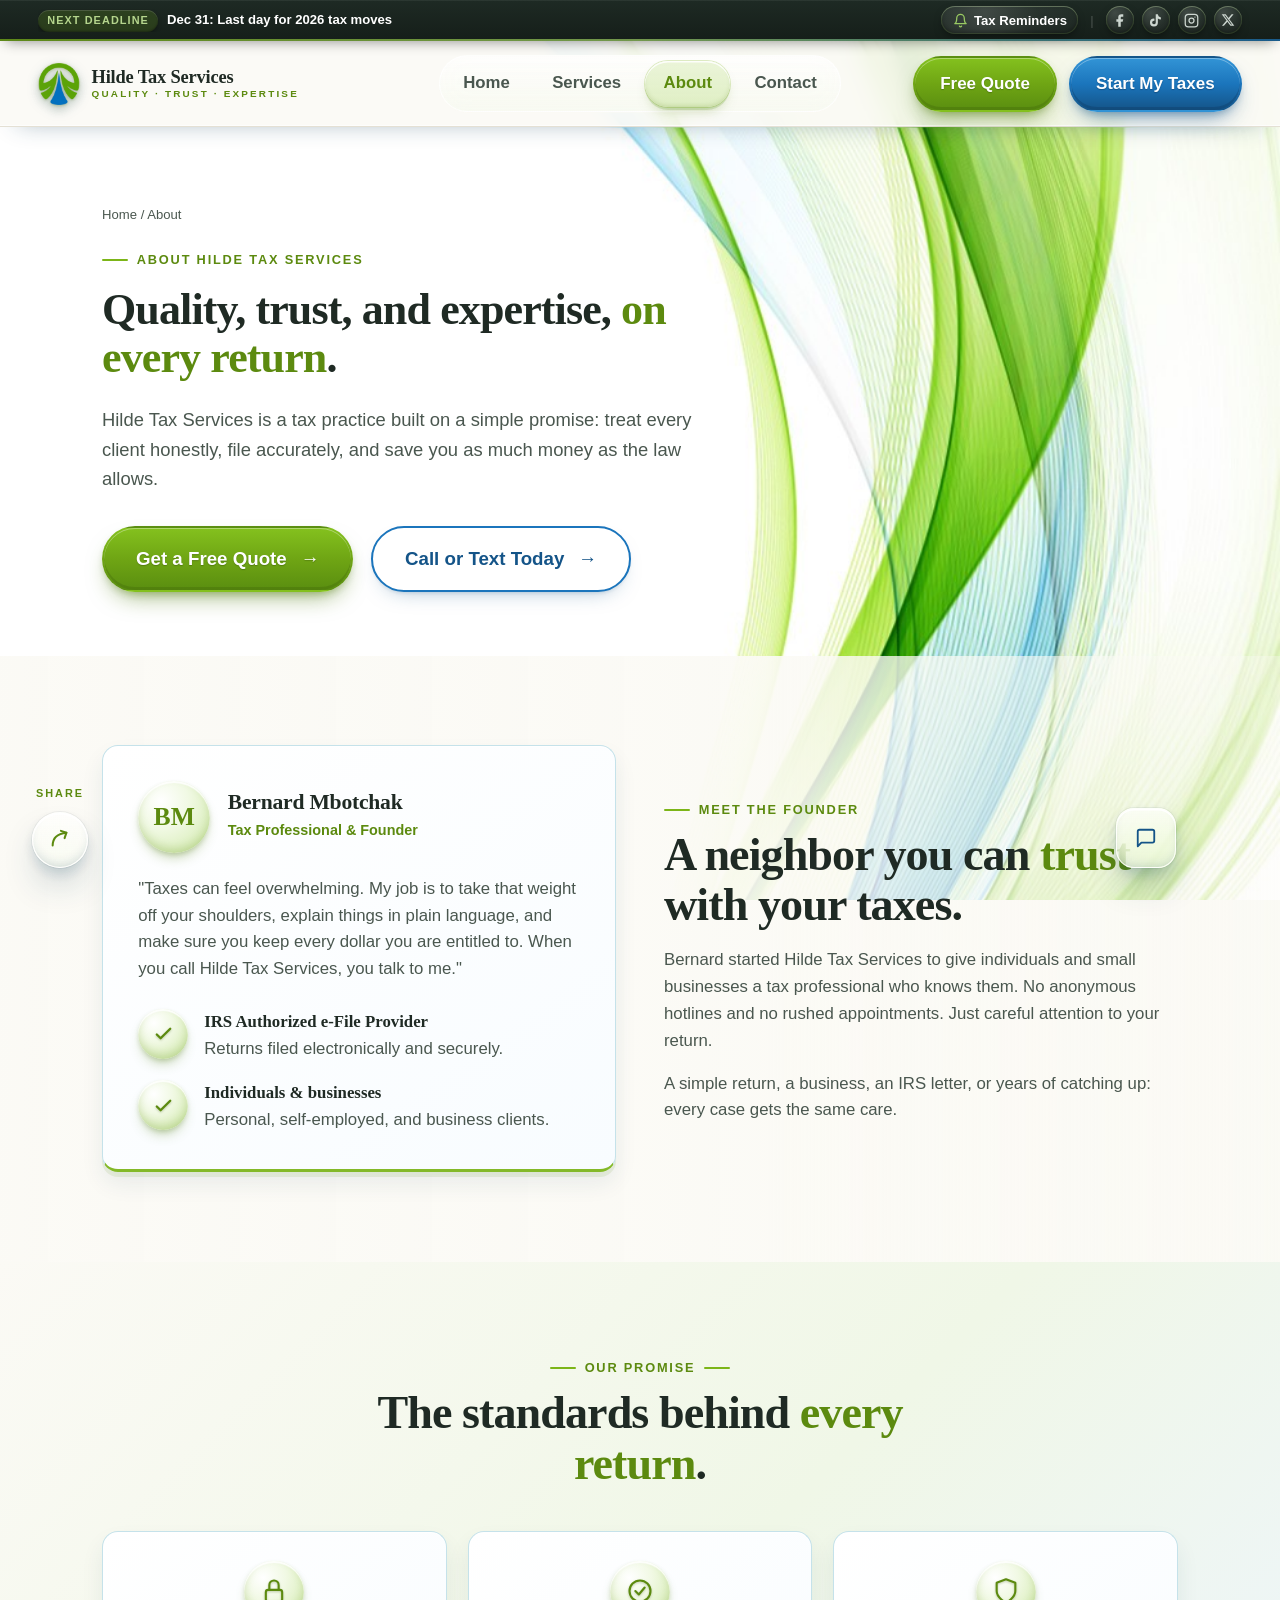
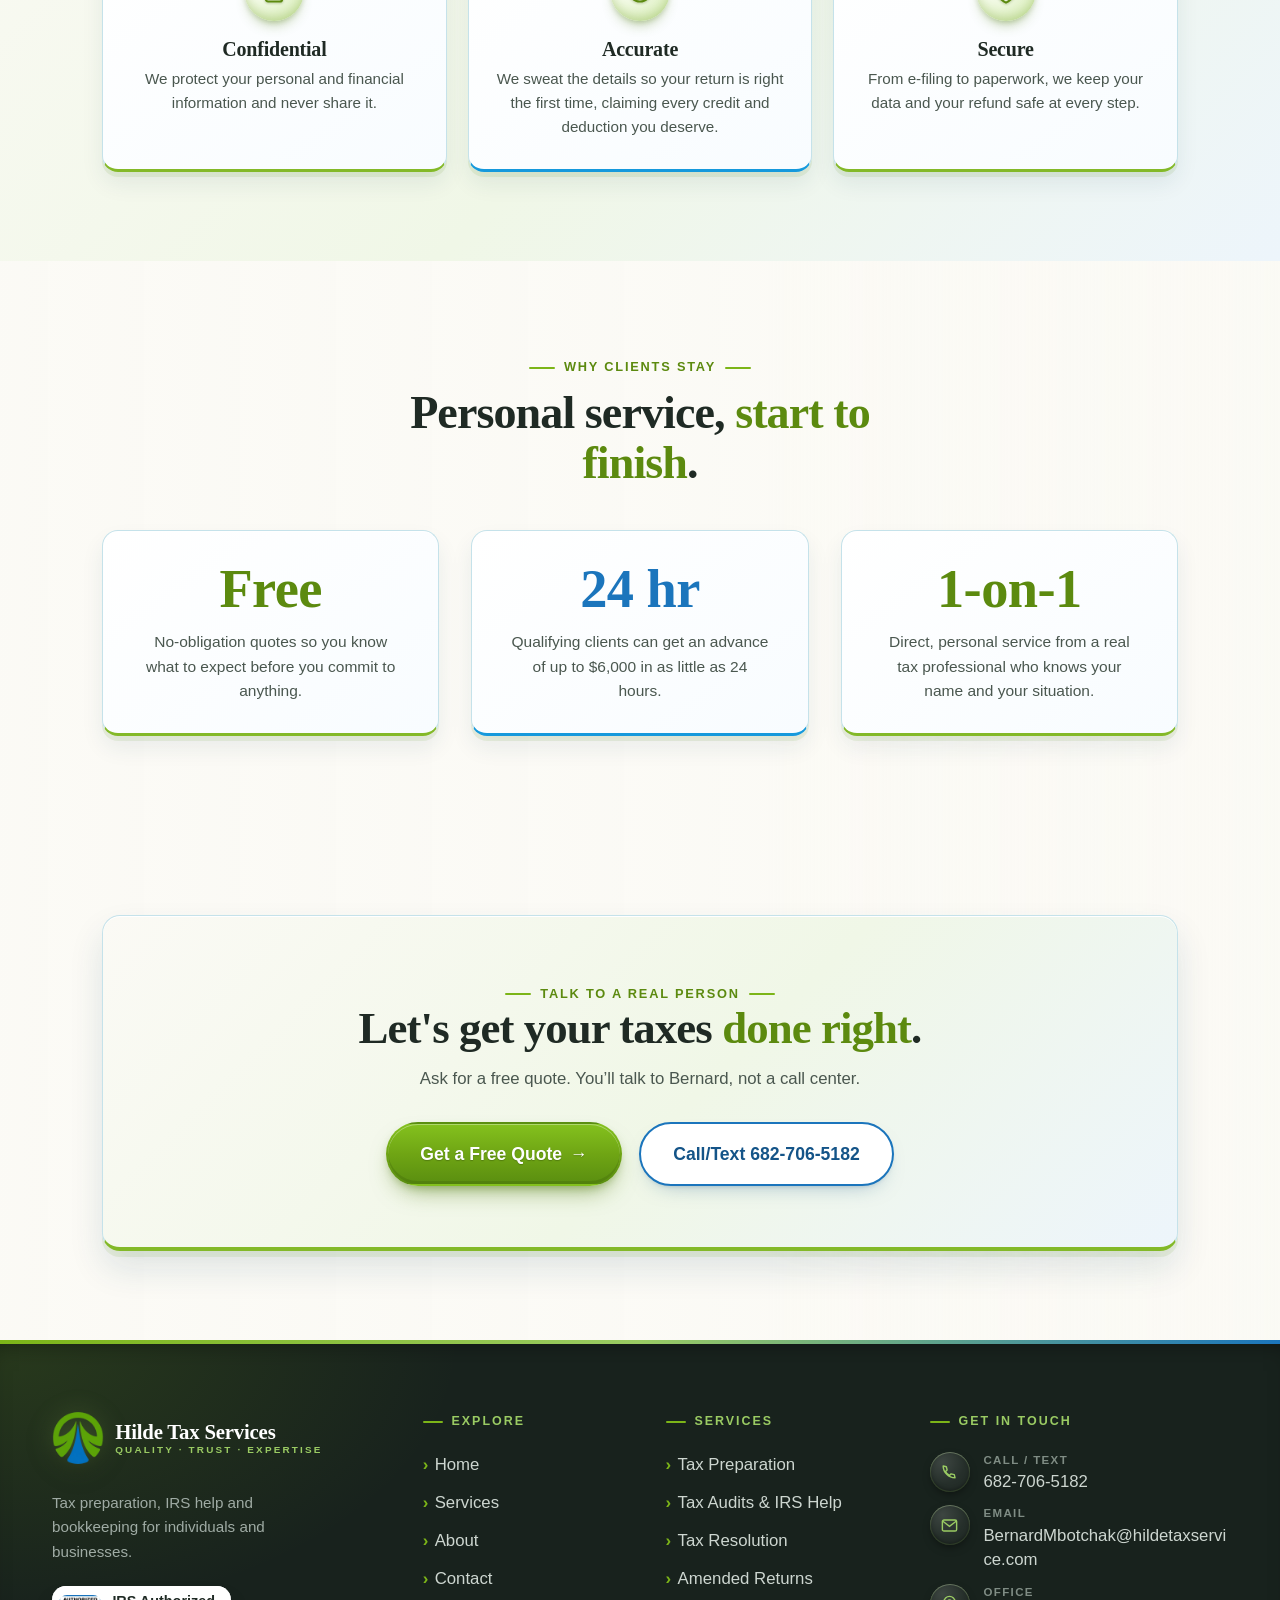
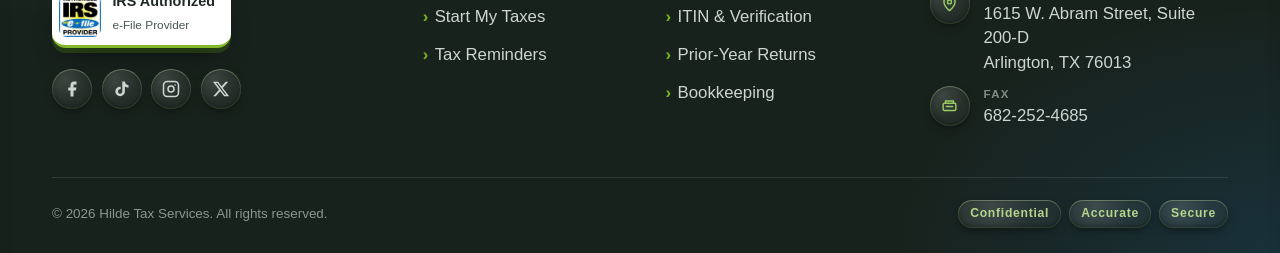
<file: about.html>
<!DOCTYPE html>
<html lang="en">
<head>
<meta charset="UTF-8">
<meta http-equiv="Content-Security-Policy" content="default-src 'self'; script-src 'self'; style-src 'self' 'unsafe-inline' https://fonts.googleapis.com; font-src https://fonts.gstatic.com; img-src 'self' data:; frame-src https://www.google.com; connect-src 'self' https://script.google.com https://script.googleusercontent.com; form-action 'self'; base-uri 'self'; object-src 'none'; upgrade-insecure-requests">
<meta name="referrer" content="strict-origin-when-cross-origin">
<meta name="viewport" content="width=device-width, initial-scale=1">
<title>About Hilde Tax Services | Bernard Mbotchak, Tax Professional</title>
<meta name="description" content="Meet Bernard Mbotchak and Hilde Tax Services, an IRS authorized e-file provider built on quality, trust, and expertise. Confidential, accurate, secure tax help.">
<link rel="preconnect" href="https://fonts.googleapis.com">
<link rel="preconnect" href="https://fonts.gstatic.com" crossorigin>
<link href="https://fonts.googleapis.com/css2?family=Fraunces:opsz,wght@9..144,500;9..144,600;9..144,700&family=Figtree:wght@400;500;600;700;800&display=swap" rel="stylesheet">
<link rel="stylesheet" href="styles.css">
<link rel="icon" type="image/png" href="assets/logo-mark.png">
<link rel="apple-touch-icon" href="assets/logo-mark.png">
</head>
<body class="page-inner">

<!-- ===== Utility bar ===== -->
<!-- "Next deadline" is filled in by main.js from tax-reminders-data.js; social hrefs are placeholders like the footer's -->
<div class="utility-bar">
  <div class="wrap utility-bar__inner">
    <p class="util-next" hidden></p>
    <nav class="utility-bar__actions" aria-label="Quick links">
      <a href="tax-reminders" class="util-page-link">
        <svg width="15" height="15" viewBox="0 0 24 24" fill="none" stroke="currentColor" stroke-width="2" stroke-linecap="round" stroke-linejoin="round" aria-hidden="true"><path d="M6 8a6 6 0 0 1 12 0c0 7 3 9 3 9H3s3-2 3-9"/><path d="M10.3 21a1.94 1.94 0 0 0 3.4 0"/></svg>
        Tax Reminders
      </a>
      <span class="util-bar__divider" aria-hidden="true">|</span>
      <a href="https://www.facebook.com/hildetaxservices" target="_blank" rel="noopener" class="social-icon" aria-label="Facebook"><svg width="15" height="15" viewBox="0 0 24 24" fill="currentColor" aria-hidden="true"><path d="M18 2h-3a5 5 0 0 0-5 5v3H7v4h3v8h4v-8h3l1-4h-4V7a1 1 0 0 1 1-1h3z"/></svg></a>
      <a href="#tiktok" class="social-icon" aria-label="TikTok"><svg width="15" height="15" viewBox="0 0 24 24" fill="currentColor" aria-hidden="true"><path d="M19.59 6.69a4.83 4.83 0 0 1-3.77-4.25V2h-3.45v13.67a2.89 2.89 0 0 1-2.88 2.5 2.89 2.89 0 0 1-2.89-2.89 2.89 2.89 0 0 1 2.89-2.89c.28 0 .54.04.79.1V9.01a6.34 6.34 0 0 0-.79-.05 6.34 6.34 0 0 0-6.34 6.34 6.34 6.34 0 0 0 6.34 6.34 6.34 6.34 0 0 0 6.33-6.34V8.73a8.17 8.17 0 0 0 4.78 1.52V6.8a4.85 4.85 0 0 1-1.01-.11z"/></svg></a>
      <a href="https://www.instagram.com/hildetaxservices/" target="_blank" rel="noopener" class="social-icon" aria-label="Instagram"><svg width="15" height="15" viewBox="0 0 24 24" fill="none" stroke="currentColor" stroke-width="2" aria-hidden="true"><rect x="2" y="2" width="20" height="20" rx="5"/><circle cx="12" cy="12" r="4"/><circle cx="17.5" cy="6.5" r="1" fill="currentColor" stroke="none"/></svg></a>
      <a href="#twitter" class="social-icon" aria-label="X (Twitter)"><svg width="14" height="14" viewBox="0 0 24 24" fill="currentColor" aria-hidden="true"><path d="M18.244 2.25h3.308l-7.227 8.26 8.502 11.24H16.17l-5.214-6.817L4.99 21.75H1.68l7.73-8.835L1.254 2.25H8.08l4.713 6.231zm-1.161 17.52h1.833L7.084 4.126H5.117z"/></svg></a>
    </nav>
  </div>
</div>

<!-- ===== Header ===== -->
<header class="site-header">
  <div class="wrap">

    <!-- Logo - Far Left -->
    <a href="home"
       class="logo"
       aria-label="Hilde Tax Services home">

      <img
        src="assets/logo-mark.png"
        alt=""
        width="56"
        height="56"
      >

      <span class="logo-text">
        <strong>Hilde Tax Services</strong>
        <span>Quality &middot; Trust &middot; Expertise</span>
      </span>
    </a>

    <!-- Navigation - Center -->
    <nav class="nav" aria-label="Main navigation">
      <a href="home">Home</a>
      <a href="services">Services</a>
      <a href="about" class="active" aria-current="page">About</a>
      <a href="contact">Contact</a>
    </nav>

    <!-- Free Quote - Far Right -->
    <div class="header-cta">
      <a href="contact" class="btn btn-primary" data-quote>

        <!--svg
          width="20"
          height="20"
          viewBox="0 0 24 24"
          fill="none"
          stroke="currentColor"
          stroke-width="2"
          stroke-linecap="round"
          stroke-linejoin="round"
          aria-hidden="true"
        >
          <path d="M14 2H6a2 2 0 0 0-2 2v16a2 2 0 0 0 2 2h12a2 2 0 0 0 2-2V8z"/>
          <path d="M14 2v6h6M8 13h8M8 17h8"/>
        </svg-->

        <span>Free Quote</span>
        <!--span class="nav-cta-arrow" aria-hidden="true">&rarr;</span-->
      </a>


      <a href="tax-intake" class="btn btn-tax-intake">
        <span>Start My Taxes</span>
      </a>

    </div>
    <!-- Free Quote - Far Right -->





    <!-- Mobile Menu -->
    <button
      class="menu-toggle"
      type="button"
      aria-label="Open menu"
      aria-expanded="false"
    >
      <span></span>
      <span></span>
      <span></span>
    </button>

  </div>
</header>


<!-- ===== Page hero ===== -->
<section class="hero page-hero">
  <div class="wrap reveal">
    <div class="crumbs"><a href="home">Home</a> / About</div>
    <span class="eyebrow">About Hilde Tax Services</span>
    <h1>Quality, trust, and expertise, <span>on every return</span>.</h1>
    <p class="lede">Hilde Tax Services is a tax practice built on a simple promise: treat every client honestly, file accurately, and save you as much money as the law allows.</p>
    <div class="hero-actions">
      <a href="contact" class="btn btn-primary" data-quote>
        <span>Get a Free Quote</span>
        <span aria-hidden="true">&rarr;</span>
      </a>
      <a href="tel:+16827065182" class="btn btn-ghost">
        <span>Call or Text Today</span>
        <span aria-hidden="true">&rarr;</span>
      </a>
    </div>
  </div>
</section>

<!-- ===== Founder ===== -->
<section class="section">
  <div class="wrap split">
    <div class="panel tile reveal">
      <div class="profile">
        <div class="avatar svc-ic" aria-hidden="true">BM</div>
        <div>
          <h3>Bernard Mbotchak</h3>
          <span>Tax Professional &amp; Founder</span>
        </div>
      </div>
      <p style="color:var(--ink-soft)">"Taxes can feel overwhelming. My job is to take that weight off your shoulders, explain things in plain language, and make sure you keep every dollar you are entitled to. When you call Hilde Tax Services, you talk to me."</p>
      <div class="info-list" style="margin-bottom:0">
        <div class="info-item">
          <div class="ic svc-ic"><svg viewBox="0 0 24 24" fill="none" aria-hidden="true"><path d="M5 13l4 4L19 7" stroke="#5C8A0F" stroke-width="2.4" stroke-linecap="round" stroke-linejoin="round"/></svg></div>
          <div><b>IRS Authorized e-File Provider</b><span>Returns filed electronically and securely.</span></div>
        </div>
        <div class="info-item">
          <div class="ic svc-ic"><svg viewBox="0 0 24 24" fill="none" aria-hidden="true"><path d="M5 13l4 4L19 7" stroke="#5C8A0F" stroke-width="2.4" stroke-linecap="round" stroke-linejoin="round"/></svg></div>
          <div><b>Individuals &amp; businesses</b><span>Personal, self-employed, and business clients.</span></div>
        </div>
      </div>
    </div>
    <div class="reveal">
      <span class="eyebrow">Meet the founder</span>
      <h2 style="margin:.6rem 0 1rem">A neighbor you can <span>trust</span> with your taxes.</h2>
      <p style="color:var(--ink-soft); margin-bottom:1rem">Bernard started Hilde Tax Services to give individuals and small businesses a tax professional who knows them. No anonymous hotlines and no rushed appointments. Just careful attention to your return.</p>
      <p style="color:var(--ink-soft)">A simple return, a business, an IRS letter, or years of catching up: every case gets the same care.</p>
    </div>
  </div>
</section>

<!-- ===== Values ===== -->
<section class="section alt">
  <div class="wrap">
    <div class="section-head center reveal">
      <span class="eyebrow eyebrow-center">Our promise</span>
      <h2>The standards behind <span>every return</span>.</h2>
    </div>
    <div class="values">
      <div class="value tile reveal">
        <span class="svc-ic" aria-hidden="true"><svg viewBox="0 0 24 24" fill="none" stroke="currentColor" stroke-width="1.8" stroke-linecap="round" stroke-linejoin="round"><rect x="5" y="11" width="14" height="10" rx="2"/><path d="M8 11V7a4 4 0 0 1 8 0v4"/></svg></span>
        <h3>Confidential</h3>
        <p>We protect your personal and financial information and never share it.</p>
      </div>
      <div class="value tile reveal">
        <span class="svc-ic" aria-hidden="true"><svg viewBox="0 0 24 24" fill="none" stroke="currentColor" stroke-width="1.8" stroke-linecap="round" stroke-linejoin="round"><circle cx="12" cy="12" r="9"/><path d="m8 12 3 3 5-6"/></svg></span>
        <h3>Accurate</h3>
        <p>We sweat the details so your return is right the first time, claiming every credit and deduction you deserve.</p>
      </div>
      <div class="value tile reveal">
        <span class="svc-ic" aria-hidden="true"><svg viewBox="0 0 24 24" fill="none" stroke="currentColor" stroke-width="1.8" stroke-linecap="round" stroke-linejoin="round"><path d="M12 22s8-4 8-10V5l-8-3-8 3v7c0 6 8 10 8 10z"/></svg></span>
        <h3>Secure</h3>
        <p>From e-filing to paperwork, we keep your data and your refund safe at every step.</p>
      </div>
    </div>
  </div>
</section>

<!-- ===== Stats / promise ===== -->
<section class="section">
  <div class="wrap">
    <div class="section-head center reveal">
      <span class="eyebrow eyebrow-center">Why clients stay</span>
      <h2>Personal service, <span>start to finish</span>.</h2>
    </div>
    <div class="stats">
      <div class="feat reveal">
        <h3>Free</h3>
        <p>No-obligation quotes so you know what to expect before you commit to anything.</p>
      </div>
      <div class="feat reveal">
        <h3>24 hr</h3>
        <p>Qualifying clients can get an advance of up to $6,000 in as little as 24 hours.</p>
      </div>
      <div class="feat reveal">
        <h3>1-on-1</h3>
        <p>Direct, personal service from a real tax professional who knows your name and your situation.</p>
      </div>
    </div>
  </div>
</section>

<!-- ===== CTA banner ===== -->
<section class="section">
  <div class="wrap">
    <div class="cta-banner reveal">
      <span class="eyebrow eyebrow-center">Talk to a real person</span>
      <h2>Let's get your taxes <span>done right</span>.</h2>
      <p>Ask for a free quote. You&rsquo;ll talk to Bernard, not a call center.</p>
      <div class="hero-actions">
        <a href="contact" class="btn btn-primary" data-quote><span>Get a Free Quote</span><span aria-hidden="true">&rarr;</span></a>
        <a href="tel:+16827065182" class="btn btn-ghost">Call/Text 682-706-5182</a>
      </div>
    </div>
  </div>
</section>

<footer class="site-footer">
  <div class="wrap">
    <div class="footer-grid">
      <div>
        <a href="home" class="logo" aria-label="Hilde Tax Services home">
          <img src="assets/logo-mark.png" alt="" width="52" height="52">
          <span class="logo-text"><strong>Hilde Tax Services</strong><span>Quality &middot; Trust &middot; Expertise</span></span>
        </a>
        <p>Tax preparation, IRS help and bookkeeping for individuals and businesses.</p>
        <div class="badge-irs">
          <img src="assets/irs-efile-badge.jpg" alt="" width="42" height="42">
          <span><b>IRS Authorized</b><small>e-File Provider</small></span>
        </div>
        <!-- Social links: replace each #placeholder with Hilde's real profile URL (and add target="_blank" rel="noopener noreferrer") -->
        <div class="footer-social" aria-label="Follow us on social media">
          <a href="https://www.facebook.com/hildetaxservices" target="_blank" rel="noopener" class="social-icon" aria-label="Facebook">
            <svg width="18" height="18" viewBox="0 0 24 24" fill="currentColor" aria-hidden="true"><path d="M18 2h-3a5 5 0 0 0-5 5v3H7v4h3v8h4v-8h3l1-4h-4V7a1 1 0 0 1 1-1h3z"/></svg>
          </a>
          <a href="#tiktok" class="social-icon" aria-label="TikTok">
            <svg width="18" height="18" viewBox="0 0 24 24" fill="currentColor" aria-hidden="true"><path d="M19.59 6.69a4.83 4.83 0 0 1-3.77-4.25V2h-3.45v13.67a2.89 2.89 0 0 1-2.88 2.5 2.89 2.89 0 0 1-2.89-2.89 2.89 2.89 0 0 1 2.89-2.89c.28 0 .54.04.79.1V9.01a6.34 6.34 0 0 0-.79-.05 6.34 6.34 0 0 0-6.34 6.34 6.34 6.34 0 0 0 6.34 6.34 6.34 6.34 0 0 0 6.33-6.34V8.73a8.17 8.17 0 0 0 4.78 1.52V6.8a4.85 4.85 0 0 1-1.01-.11z"/></svg>
          </a>
          <a href="https://www.instagram.com/hildetaxservices/" target="_blank" rel="noopener" class="social-icon" aria-label="Instagram">
            <svg width="18" height="18" viewBox="0 0 24 24" fill="none" stroke="currentColor" stroke-width="2" aria-hidden="true"><rect x="2" y="2" width="20" height="20" rx="5"/><circle cx="12" cy="12" r="4"/><circle cx="17.5" cy="6.5" r="1" fill="currentColor" stroke="none"/></svg>
          </a>
          <a href="#twitter" class="social-icon" aria-label="X (Twitter)">
            <svg width="18" height="18" viewBox="0 0 24 24" fill="currentColor" aria-hidden="true"><path d="M18.244 2.25h3.308l-7.227 8.26 8.502 11.24H16.17l-5.214-6.817L4.99 21.75H1.68l7.73-8.835L1.254 2.25H8.08l4.713 6.231zm-1.161 17.52h1.833L7.084 4.126H5.117z"/></svg>
          </a>
        </div>
      </div>
      <div>
        <h4>Explore</h4>
        <ul class="footer-links">
          <li><a href="home">Home</a></li>
          <li><a href="services">Services</a></li>
          <li><a href="about">About</a></li>
          <li><a href="contact">Contact</a></li>
          <li><a href="tax-intake">Start My Taxes</a></li>
          <li><a href="tax-reminders">Tax Reminders</a></li>
        </ul>
      </div>
      <div>
        <h4>Services</h4>
        <ul class="footer-links">
          <li><a href="services#svc-prep">Tax Preparation</a></li>
          <li><a href="services#svc-audits">Tax Audits &amp; IRS Help</a></li>
          <li><a href="services#svc-resolution">Tax Resolution</a></li>
          <li><a href="services#svc-amended">Amended Returns</a></li>
          <li><a href="services#svc-itin">ITIN &amp; Verification</a></li>
          <li><a href="services#svc-prior">Prior-Year Returns</a></li>
          <li><a href="services#svc-bookkeeping">Bookkeeping</a></li>
        </ul>
      </div>
      <div>
        <h4>Get in touch</h4>
        <ul class="footer-contact">
          <li><span class="footer-ic" aria-hidden="true"><svg viewBox="0 0 24 24" fill="none" stroke="currentColor" stroke-width="1.8" stroke-linejoin="round"><path d="M4 5c0 8 7 15 15 15l-1-4-4-1-2 2c-2-1-4-3-5-5l2-2-1-4-4-1z"/></svg></span><span><small>Call / Text</small><a href="tel:+16827065182">682-706-5182</a></span></li>
          <li><span class="footer-ic" aria-hidden="true"><svg viewBox="0 0 24 24" fill="none" stroke="currentColor" stroke-width="1.8" stroke-linecap="round"><rect x="3" y="5" width="18" height="14" rx="2"/><path d="M4 7l8 6 8-6"/></svg></span><span><small>Email</small><a href="mailto:BernardMbotchak@hildetaxservice.com">BernardMbotchak@hildetaxservice.com</a></span></li>
          <li><span class="footer-ic" aria-hidden="true"><svg viewBox="0 0 24 24" fill="none" stroke="currentColor" stroke-width="1.8" stroke-linejoin="round"><path d="M12 21s7-6 7-11a7 7 0 10-14 0c0 5 7 11 7 11z"/><circle cx="12" cy="10" r="2.5"/></svg></span><span><small>Office</small>1615 W. Abram Street, Suite 200-D<br>Arlington, TX 76013</span></li>
          <li><span class="footer-ic" aria-hidden="true"><svg viewBox="0 0 24 24" fill="none" stroke="currentColor" stroke-width="1.8" stroke-linecap="round"><rect x="4" y="8" width="16" height="9" rx="1.5"/><path d="M7 8V5h10v3M8 12h8"/></svg></span><span><small>Fax</small>682-252-4685</span></li>
        </ul>
      </div>
    </div>
    <div class="footer-bottom">
      <span>&copy; <span class="js-year">2026</span> Hilde Tax Services. All rights reserved.</span>
      <span class="footer-values"><span>Confidential</span><span>Accurate</span><span>Secure</span></span>
    </div>
  </div>
</footer>

<script src="tax-reminders-data.js"></script>
<script src="main.js"></script>
</body>
</html>
</file>
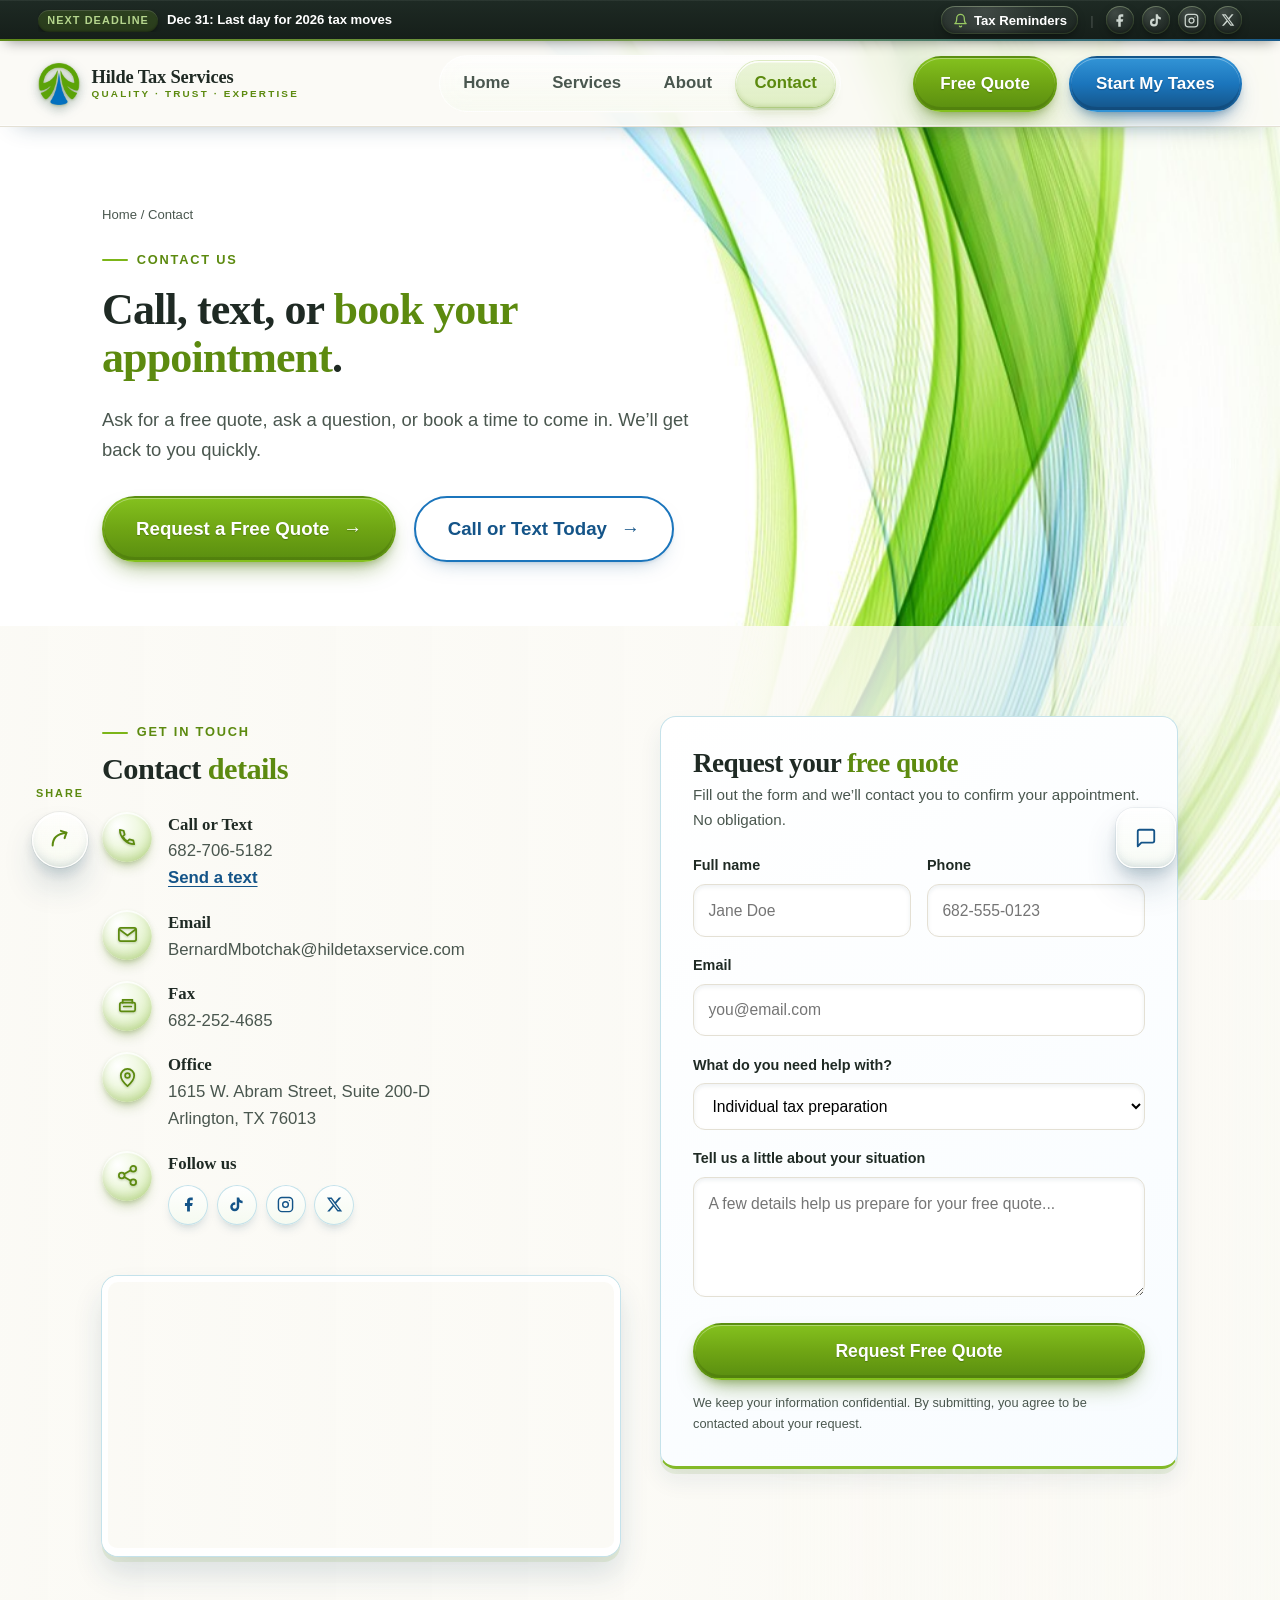
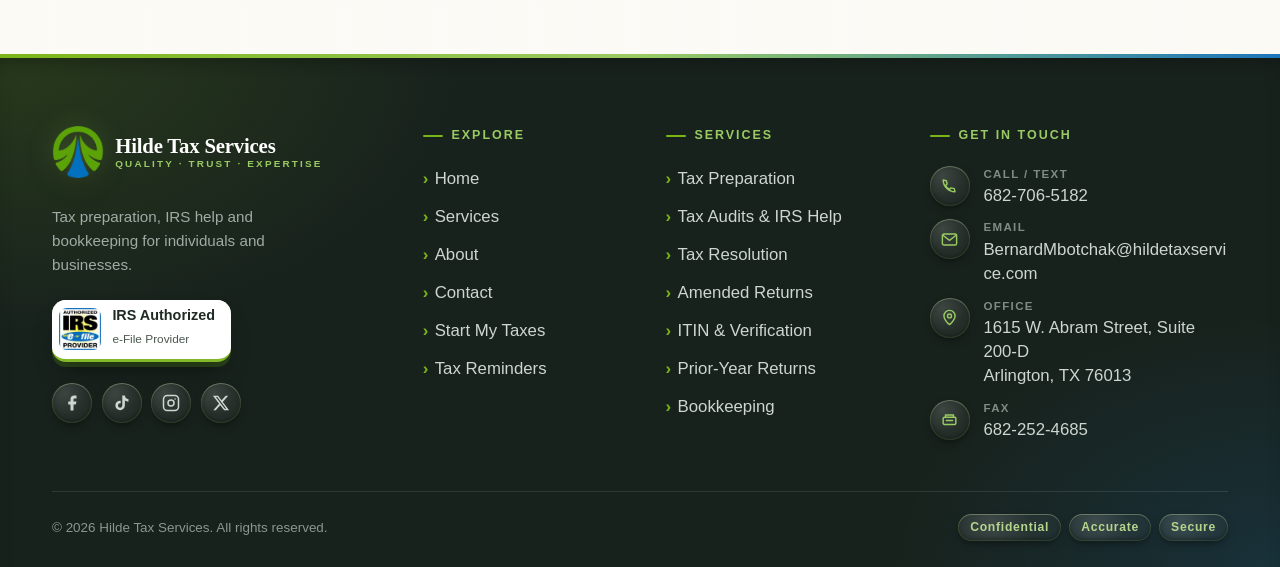
<file: contact.html>
<!DOCTYPE html>
<html lang="en">
<head>
<meta charset="UTF-8">
<meta http-equiv="Content-Security-Policy" content="default-src 'self'; script-src 'self'; style-src 'self' 'unsafe-inline' https://fonts.googleapis.com; font-src https://fonts.gstatic.com; img-src 'self' data:; frame-src https://www.google.com; connect-src 'self' https://script.google.com https://script.googleusercontent.com; form-action 'self'; base-uri 'self'; object-src 'none'; upgrade-insecure-requests">
<meta name="referrer" content="strict-origin-when-cross-origin">
<meta name="viewport" content="width=device-width, initial-scale=1">
<title>Contact &amp; Free Quote | Hilde Tax Services</title>
<meta name="description" content="Contact Hilde Tax Services. Call or text 682-706-5182, email BernardMbotchak@hildetaxservice.com, or request a free quote and appointment online.">
<link rel="preconnect" href="https://fonts.googleapis.com">
<link rel="preconnect" href="https://fonts.gstatic.com" crossorigin>
<link href="https://fonts.googleapis.com/css2?family=Fraunces:opsz,wght@9..144,500;9..144,600;9..144,700&family=Figtree:wght@400;500;600;700;800&display=swap" rel="stylesheet">
<link rel="stylesheet" href="styles.css">
<link rel="icon" type="image/png" href="assets/logo-mark.png">
<link rel="apple-touch-icon" href="assets/logo-mark.png">
</head>
<body class="page-inner">

<!-- ===== Utility bar ===== -->
<!-- "Next deadline" is filled in by main.js from tax-reminders-data.js; social hrefs are placeholders like the footer's -->
<div class="utility-bar">
  <div class="wrap utility-bar__inner">
    <p class="util-next" hidden></p>
    <nav class="utility-bar__actions" aria-label="Quick links">
      <a href="tax-reminders" class="util-page-link">
        <svg width="15" height="15" viewBox="0 0 24 24" fill="none" stroke="currentColor" stroke-width="2" stroke-linecap="round" stroke-linejoin="round" aria-hidden="true"><path d="M6 8a6 6 0 0 1 12 0c0 7 3 9 3 9H3s3-2 3-9"/><path d="M10.3 21a1.94 1.94 0 0 0 3.4 0"/></svg>
        Tax Reminders
      </a>
      <span class="util-bar__divider" aria-hidden="true">|</span>
      <a href="https://www.facebook.com/hildetaxservices" target="_blank" rel="noopener" class="social-icon" aria-label="Facebook"><svg width="15" height="15" viewBox="0 0 24 24" fill="currentColor" aria-hidden="true"><path d="M18 2h-3a5 5 0 0 0-5 5v3H7v4h3v8h4v-8h3l1-4h-4V7a1 1 0 0 1 1-1h3z"/></svg></a>
      <a href="#tiktok" class="social-icon" aria-label="TikTok"><svg width="15" height="15" viewBox="0 0 24 24" fill="currentColor" aria-hidden="true"><path d="M19.59 6.69a4.83 4.83 0 0 1-3.77-4.25V2h-3.45v13.67a2.89 2.89 0 0 1-2.88 2.5 2.89 2.89 0 0 1-2.89-2.89 2.89 2.89 0 0 1 2.89-2.89c.28 0 .54.04.79.1V9.01a6.34 6.34 0 0 0-.79-.05 6.34 6.34 0 0 0-6.34 6.34 6.34 6.34 0 0 0 6.34 6.34 6.34 6.34 0 0 0 6.33-6.34V8.73a8.17 8.17 0 0 0 4.78 1.52V6.8a4.85 4.85 0 0 1-1.01-.11z"/></svg></a>
      <a href="https://www.instagram.com/hildetaxservices/" target="_blank" rel="noopener" class="social-icon" aria-label="Instagram"><svg width="15" height="15" viewBox="0 0 24 24" fill="none" stroke="currentColor" stroke-width="2" aria-hidden="true"><rect x="2" y="2" width="20" height="20" rx="5"/><circle cx="12" cy="12" r="4"/><circle cx="17.5" cy="6.5" r="1" fill="currentColor" stroke="none"/></svg></a>
      <a href="#twitter" class="social-icon" aria-label="X (Twitter)"><svg width="14" height="14" viewBox="0 0 24 24" fill="currentColor" aria-hidden="true"><path d="M18.244 2.25h3.308l-7.227 8.26 8.502 11.24H16.17l-5.214-6.817L4.99 21.75H1.68l7.73-8.835L1.254 2.25H8.08l4.713 6.231zm-1.161 17.52h1.833L7.084 4.126H5.117z"/></svg></a>
    </nav>
  </div>
</div>

<!-- ===== Header ===== -->
<header class="site-header">
  <div class="wrap">

    <!-- Logo - Far Left -->
    <a href="home"
       class="logo"
       aria-label="Hilde Tax Services home">

      <img
        src="assets/logo-mark.png"
        alt=""
        width="56"
        height="56"
      >

      <span class="logo-text">
        <strong>Hilde Tax Services</strong>
        <span>Quality &middot; Trust &middot; Expertise</span>
      </span>
    </a>

    <!-- Navigation - Center -->
    <nav class="nav" aria-label="Main navigation">
      <a href="home">Home</a>
      <a href="services">Services</a>
      <a href="about">About</a>
      <a href="contact" class="active" aria-current="page">Contact</a>
    </nav>

    <!-- Free Quote - Far Right -->
    <div class="header-cta">
      <a href="#appointment" class="btn btn-primary" data-quote>

        <!--svg
          width="20"
          height="20"
          viewBox="0 0 24 24"
          fill="none"
          stroke="currentColor"
          stroke-width="2"
          stroke-linecap="round"
          stroke-linejoin="round"
          aria-hidden="true"
        >
          <path d="M14 2H6a2 2 0 0 0-2 2v16a2 2 0 0 0 2 2h12a2 2 0 0 0 2-2V8z"/>
          <path d="M14 2v6h6M8 13h8M8 17h8"/>
        </svg-->

        <span>Free Quote</span>
        <!--span class="nav-cta-arrow" aria-hidden="true">&rarr;</span-->
      </a>


      <a href="tax-intake" class="btn btn-tax-intake">
        <span>Start My Taxes</span>
      </a>

    </div>
    <!-- Free Quote - Far Right -->





    <!-- Mobile Menu -->
    <button
      class="menu-toggle"
      type="button"
      aria-label="Open menu"
      aria-expanded="false"
    >
      <span></span>
      <span></span>
      <span></span>
    </button>

  </div>
</header>


<!-- ===== Page hero ===== -->
<section class="hero page-hero">
  <div class="wrap reveal">
    <div class="crumbs"><a href="home">Home</a> / Contact</div>
    <span class="eyebrow">Contact us</span>
    <h1>Call, text, or <span>book your appointment</span>.</h1>
    <p class="lede">Ask for a free quote, ask a question, or book a time to come in. We&rsquo;ll get back to you quickly.</p>
    <div class="hero-actions">
      <a href="#appointment" class="btn btn-primary" data-quote>
        <span>Request a Free Quote</span>
        <span aria-hidden="true">&rarr;</span>
      </a>
      <a href="tel:+16827065182" class="btn btn-ghost">
        <span>Call or Text Today</span>
        <span aria-hidden="true">&rarr;</span>
      </a>
    </div>
  </div>
</section>

<!-- ===== Contact + form ===== -->
<section class="section">
  <div class="wrap contact-grid">

    <!-- Left: details -->
    <div class="reveal">
      <span class="eyebrow">Get in touch</span>
      <h2 style="margin-top:.6rem">Contact <span>details</span></h2>
      <div class="info-list">
        <div class="info-item">
          <div class="ic svc-ic"><svg viewBox="0 0 24 24" fill="none" aria-hidden="true"><path d="M4 5c0 8 7 15 15 15l-1-4-4-1-2 2c-2-1-4-3-5-5l2-2-1-4-4-1z" stroke="#5C8A0F" stroke-width="1.8" stroke-linejoin="round"/></svg></div>
          <div><b>Call or Text</b><a href="tel:+16827065182">682-706-5182</a><br><a href="sms:+16827065182" class="text-link">Send a text</a></div>
        </div>
        <div class="info-item">
          <div class="ic svc-ic"><svg viewBox="0 0 24 24" fill="none" aria-hidden="true"><rect x="3" y="5" width="18" height="14" rx="2" stroke="#5C8A0F" stroke-width="1.8"/><path d="M4 7l8 6 8-6" stroke="#5C8A0F" stroke-width="1.8" stroke-linecap="round"/></svg></div>
          <div><b>Email</b><a href="mailto:BernardMbotchak@hildetaxservice.com">BernardMbotchak@hildetaxservice.com</a></div>
        </div>
        <div class="info-item">
          <div class="ic svc-ic"><svg viewBox="0 0 24 24" fill="none" aria-hidden="true"><rect x="4" y="8" width="16" height="9" rx="1.5" stroke="#5C8A0F" stroke-width="1.8"/><path d="M7 8V5h10v3M8 12h8" stroke="#5C8A0F" stroke-width="1.8" stroke-linecap="round"/></svg></div>
          <div><b>Fax</b><span>682-252-4685</span></div>
        </div>
        <div class="info-item">
          <div class="ic svc-ic"><svg viewBox="0 0 24 24" fill="none" aria-hidden="true"><path d="M12 21s7-6 7-11a7 7 0 10-14 0c0 5 7 11 7 11z" stroke="#5C8A0F" stroke-width="1.8" stroke-linejoin="round"/><circle cx="12" cy="10" r="2.5" stroke="#5C8A0F" stroke-width="1.8"/></svg></div>
          <div><b>Office</b><span>1615 W. Abram Street, Suite 200-D<br>Arlington, TX 76013</span></div>
        </div>
        <div class="info-item">
          <div class="ic svc-ic"><svg viewBox="0 0 24 24" fill="none" aria-hidden="true"><circle cx="18" cy="5" r="3" stroke="#5C8A0F" stroke-width="1.8"/><circle cx="6" cy="12" r="3" stroke="#5C8A0F" stroke-width="1.8"/><circle cx="18" cy="19" r="3" stroke="#5C8A0F" stroke-width="1.8"/><path d="M8.6 13.5l6.8 4M15.4 6.5l-6.8 4" stroke="#5C8A0F" stroke-width="1.8" stroke-linecap="round"/></svg></div>
          <div>
            <b>Follow us</b>
            <!-- Same placeholder hrefs as the footer social icons; replace with Hilde's real profile URLs -->
            <div class="contact-social" aria-label="Follow us on social media">
              <a href="https://www.facebook.com/hildetaxservices" target="_blank" rel="noopener" class="social-icon" aria-label="Facebook"><svg width="17" height="17" viewBox="0 0 24 24" fill="currentColor" aria-hidden="true"><path d="M18 2h-3a5 5 0 0 0-5 5v3H7v4h3v8h4v-8h3l1-4h-4V7a1 1 0 0 1 1-1h3z"/></svg></a>
              <a href="#tiktok" class="social-icon" aria-label="TikTok"><svg width="17" height="17" viewBox="0 0 24 24" fill="currentColor" aria-hidden="true"><path d="M19.59 6.69a4.83 4.83 0 0 1-3.77-4.25V2h-3.45v13.67a2.89 2.89 0 0 1-2.88 2.5 2.89 2.89 0 0 1-2.89-2.89 2.89 2.89 0 0 1 2.89-2.89c.28 0 .54.04.79.1V9.01a6.34 6.34 0 0 0-.79-.05 6.34 6.34 0 0 0-6.34 6.34 6.34 6.34 0 0 0 6.34 6.34 6.34 6.34 0 0 0 6.33-6.34V8.73a8.17 8.17 0 0 0 4.78 1.52V6.8a4.85 4.85 0 0 1-1.01-.11z"/></svg></a>
              <a href="https://www.instagram.com/hildetaxservices/" target="_blank" rel="noopener" class="social-icon" aria-label="Instagram"><svg width="17" height="17" viewBox="0 0 24 24" fill="none" stroke="currentColor" stroke-width="2" aria-hidden="true"><rect x="2" y="2" width="20" height="20" rx="5"/><circle cx="12" cy="12" r="4"/><circle cx="17.5" cy="6.5" r="1" fill="currentColor" stroke="none"/></svg></a>
              <a href="#twitter" class="social-icon" aria-label="X (Twitter)"><svg width="17" height="17" viewBox="0 0 24 24" fill="currentColor" aria-hidden="true"><path d="M18.244 2.25h3.308l-7.227 8.26 8.502 11.24H16.17l-5.214-6.817L4.99 21.75H1.68l7.73-8.835L1.254 2.25H8.08l4.713 6.231zm-1.161 17.52h1.833L7.084 4.126H5.117z"/></svg></a>
            </div>
          </div>
        </div>
      </div>


      <iframe
        class="map-embed"
        title="Map to Hilde Tax Services, 1615 W Abram St, Arlington TX"
        loading="lazy"
        referrerpolicy="no-referrer-when-downgrade"
        src="https://www.google.com/maps?q=1615+W+Abram+Street+Suite+200-D+Arlington+TX+76013&output=embed"></iframe>
    </div>

    <!-- Right: appointment form -->
    <div class="form-card tile reveal" id="appointment">
      <h2>Request your <span>free quote</span></h2>
      <p>Fill out the form and we&rsquo;ll contact you to confirm your appointment. No obligation.</p>

      <!--
        Submissions are handled by Netlify Forms (form "appointment").
        View them in Netlify: Site > Forms. To get an email for each one:
        Site configuration > Notifications > Form submission notifications.
        Opened locally (not on Netlify), main.js falls back to a pre-filled
        email to BernardMbotchak@hildetaxservice.com.
      -->
      <form id="appointment-form"
            name="appointment"
            action="thank-you"
            method="POST"
            data-netlify="true"
            netlify-honeypot="bot-field"
            data-endpoint="netlify">
        <input type="hidden" name="form-name" value="appointment">
        <p hidden><label>Leave this empty: <input name="bot-field" tabindex="-1" autocomplete="off"></label></p>
        <div class="form-row">
          <div class="field">
            <label for="name">Full name</label>
            <input type="text" id="name" name="name" required placeholder="Jane Doe">
          </div>
          <div class="field">
            <label for="phone">Phone</label>
            <input type="tel" id="phone" name="phone" required placeholder="682-555-0123">
          </div>
        </div>
        <div class="field">
          <label for="email">Email</label>
          <input type="email" id="email" name="email" placeholder="you@email.com">
        </div>
        <div class="field">
          <label for="service">What do you need help with?</label>
          <select id="service" name="service">
            <option>Individual tax preparation</option>
            <option>Business tax preparation</option>
            <option>Tax audit / IRS assistance</option>
            <option>Tax resolution / IRS issues</option>
            <option>Amended return</option>
            <option>ITIN / identity verification</option>
            <option>Prior-year returns</option>
            <option>Bookkeeping</option>
            <option>Refund advance question</option>
            <option>Something else</option>
          </select>
        </div>
        <div class="field">
          <label for="message">Tell us a little about your situation</label>
          <textarea id="message" name="message" placeholder="A few details help us prepare for your free quote..."></textarea>
        </div>
        <button type="submit" class="btn btn-primary" style="width:100%; justify-content:center; padding:1rem 2rem; font-size:1.1rem;">Request Free Quote</button>
        <p class="form-note">We keep your information confidential. By submitting, you agree to be contacted about your request.</p>
      </form>
    </div>

  </div>
</section>

<footer class="site-footer">
  <div class="wrap">
    <div class="footer-grid">
      <div>
        <a href="home" class="logo" aria-label="Hilde Tax Services home">
          <img src="assets/logo-mark.png" alt="" width="52" height="52">
          <span class="logo-text"><strong>Hilde Tax Services</strong><span>Quality &middot; Trust &middot; Expertise</span></span>
        </a>
        <p>Tax preparation, IRS help and bookkeeping for individuals and businesses.</p>
        <div class="badge-irs">
          <img src="assets/irs-efile-badge.jpg" alt="" width="42" height="42">
          <span><b>IRS Authorized</b><small>e-File Provider</small></span>
        </div>
        <!-- Social links: replace each #placeholder with Hilde's real profile URL (and add target="_blank" rel="noopener noreferrer") -->
        <div class="footer-social" aria-label="Follow us on social media">
          <a href="https://www.facebook.com/hildetaxservices" target="_blank" rel="noopener" class="social-icon" aria-label="Facebook">
            <svg width="18" height="18" viewBox="0 0 24 24" fill="currentColor" aria-hidden="true"><path d="M18 2h-3a5 5 0 0 0-5 5v3H7v4h3v8h4v-8h3l1-4h-4V7a1 1 0 0 1 1-1h3z"/></svg>
          </a>
          <a href="#tiktok" class="social-icon" aria-label="TikTok">
            <svg width="18" height="18" viewBox="0 0 24 24" fill="currentColor" aria-hidden="true"><path d="M19.59 6.69a4.83 4.83 0 0 1-3.77-4.25V2h-3.45v13.67a2.89 2.89 0 0 1-2.88 2.5 2.89 2.89 0 0 1-2.89-2.89 2.89 2.89 0 0 1 2.89-2.89c.28 0 .54.04.79.1V9.01a6.34 6.34 0 0 0-.79-.05 6.34 6.34 0 0 0-6.34 6.34 6.34 6.34 0 0 0 6.34 6.34 6.34 6.34 0 0 0 6.33-6.34V8.73a8.17 8.17 0 0 0 4.78 1.52V6.8a4.85 4.85 0 0 1-1.01-.11z"/></svg>
          </a>
          <a href="https://www.instagram.com/hildetaxservices/" target="_blank" rel="noopener" class="social-icon" aria-label="Instagram">
            <svg width="18" height="18" viewBox="0 0 24 24" fill="none" stroke="currentColor" stroke-width="2" aria-hidden="true"><rect x="2" y="2" width="20" height="20" rx="5"/><circle cx="12" cy="12" r="4"/><circle cx="17.5" cy="6.5" r="1" fill="currentColor" stroke="none"/></svg>
          </a>
          <a href="#twitter" class="social-icon" aria-label="X (Twitter)">
            <svg width="18" height="18" viewBox="0 0 24 24" fill="currentColor" aria-hidden="true"><path d="M18.244 2.25h3.308l-7.227 8.26 8.502 11.24H16.17l-5.214-6.817L4.99 21.75H1.68l7.73-8.835L1.254 2.25H8.08l4.713 6.231zm-1.161 17.52h1.833L7.084 4.126H5.117z"/></svg>
          </a>
        </div>
      </div>
      <div>
        <h4>Explore</h4>
        <ul class="footer-links">
          <li><a href="home">Home</a></li>
          <li><a href="services">Services</a></li>
          <li><a href="about">About</a></li>
          <li><a href="contact">Contact</a></li>
          <li><a href="tax-intake">Start My Taxes</a></li>
          <li><a href="tax-reminders">Tax Reminders</a></li>
        </ul>
      </div>
      <div>
        <h4>Services</h4>
        <ul class="footer-links">
          <li><a href="services#svc-prep">Tax Preparation</a></li>
          <li><a href="services#svc-audits">Tax Audits &amp; IRS Help</a></li>
          <li><a href="services#svc-resolution">Tax Resolution</a></li>
          <li><a href="services#svc-amended">Amended Returns</a></li>
          <li><a href="services#svc-itin">ITIN &amp; Verification</a></li>
          <li><a href="services#svc-prior">Prior-Year Returns</a></li>
          <li><a href="services#svc-bookkeeping">Bookkeeping</a></li>
        </ul>
      </div>
      <div>
        <h4>Get in touch</h4>
        <ul class="footer-contact">
          <li><span class="footer-ic" aria-hidden="true"><svg viewBox="0 0 24 24" fill="none" stroke="currentColor" stroke-width="1.8" stroke-linejoin="round"><path d="M4 5c0 8 7 15 15 15l-1-4-4-1-2 2c-2-1-4-3-5-5l2-2-1-4-4-1z"/></svg></span><span><small>Call / Text</small><a href="tel:+16827065182">682-706-5182</a></span></li>
          <li><span class="footer-ic" aria-hidden="true"><svg viewBox="0 0 24 24" fill="none" stroke="currentColor" stroke-width="1.8" stroke-linecap="round"><rect x="3" y="5" width="18" height="14" rx="2"/><path d="M4 7l8 6 8-6"/></svg></span><span><small>Email</small><a href="mailto:BernardMbotchak@hildetaxservice.com">BernardMbotchak@hildetaxservice.com</a></span></li>
          <li><span class="footer-ic" aria-hidden="true"><svg viewBox="0 0 24 24" fill="none" stroke="currentColor" stroke-width="1.8" stroke-linejoin="round"><path d="M12 21s7-6 7-11a7 7 0 10-14 0c0 5 7 11 7 11z"/><circle cx="12" cy="10" r="2.5"/></svg></span><span><small>Office</small>1615 W. Abram Street, Suite 200-D<br>Arlington, TX 76013</span></li>
          <li><span class="footer-ic" aria-hidden="true"><svg viewBox="0 0 24 24" fill="none" stroke="currentColor" stroke-width="1.8" stroke-linecap="round"><rect x="4" y="8" width="16" height="9" rx="1.5"/><path d="M7 8V5h10v3M8 12h8"/></svg></span><span><small>Fax</small>682-252-4685</span></li>
        </ul>
      </div>
    </div>
    <div class="footer-bottom">
      <span>&copy; <span class="js-year">2026</span> Hilde Tax Services. All rights reserved.</span>
      <span class="footer-values"><span>Confidential</span><span>Accurate</span><span>Secure</span></span>
    </div>
  </div>
</footer>

<script src="tax-reminders-data.js"></script>
<script src="main.js"></script>
</body>
</html>
</file>
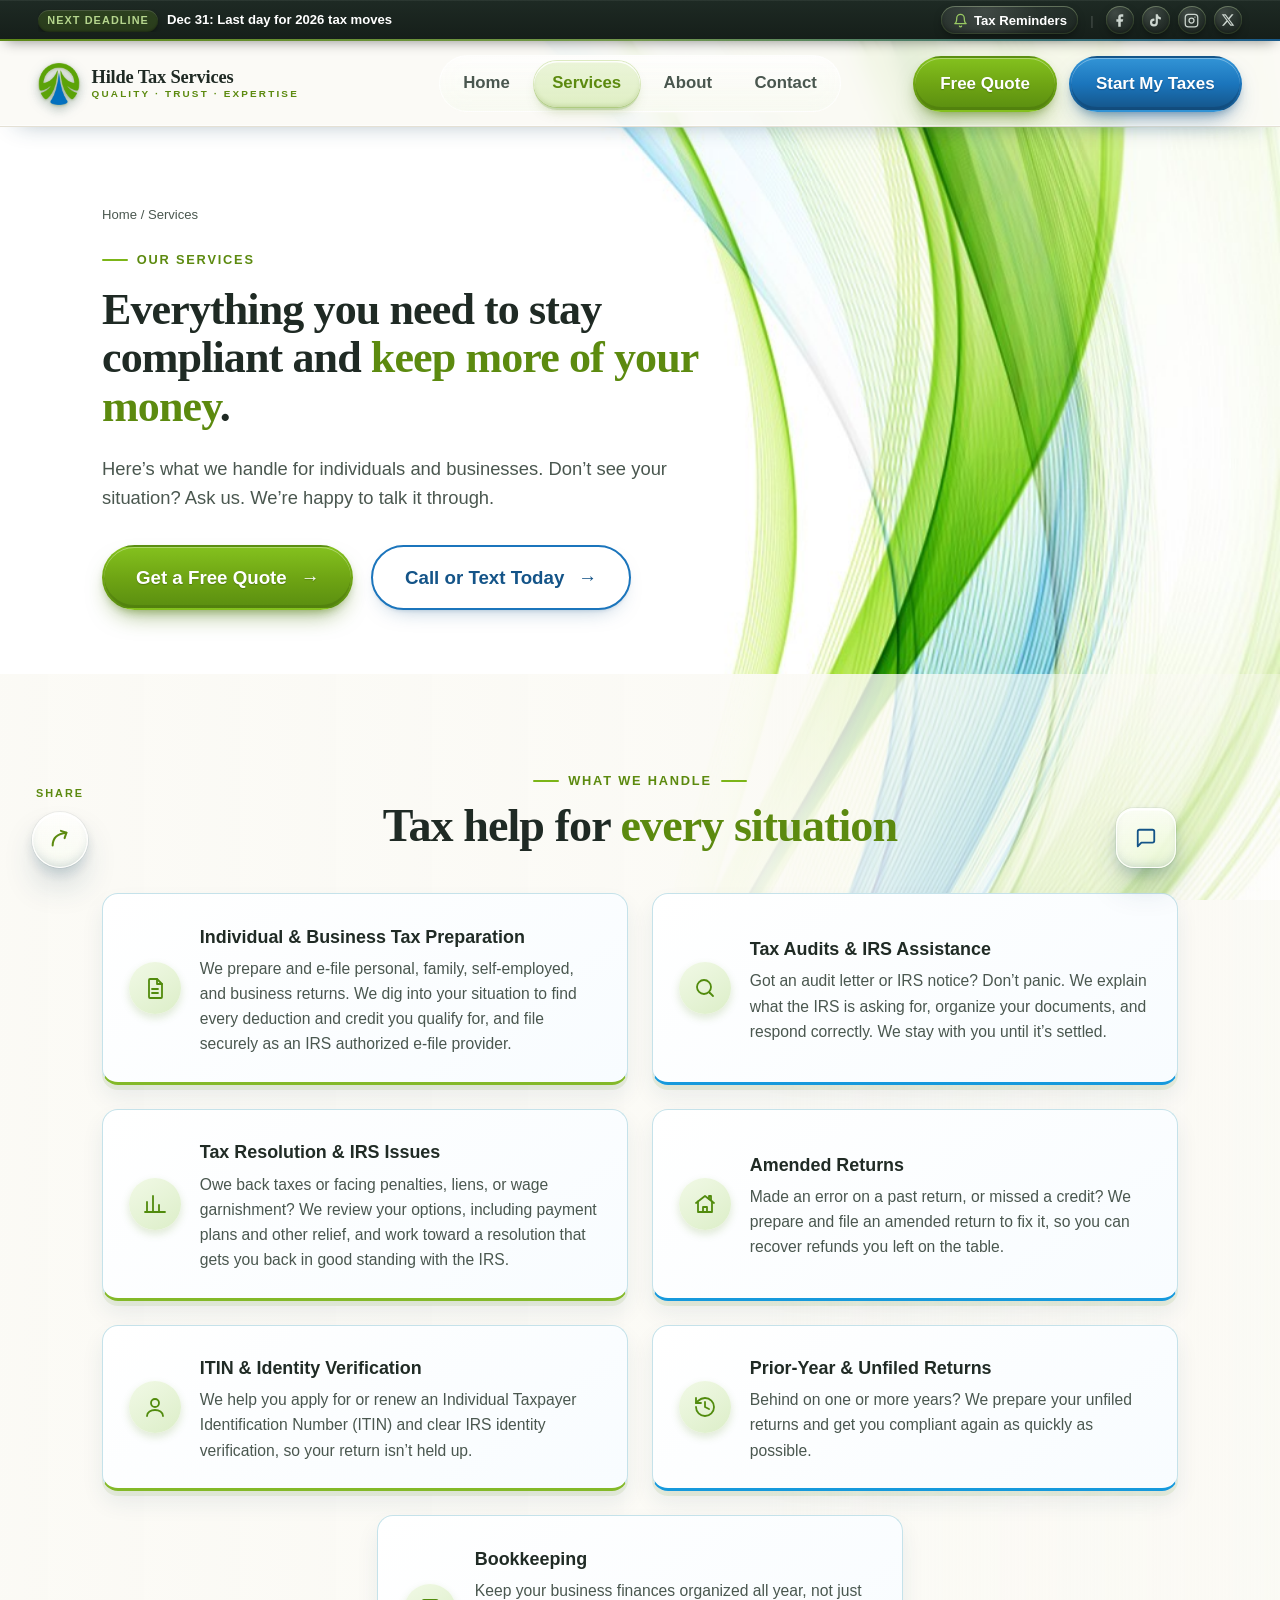
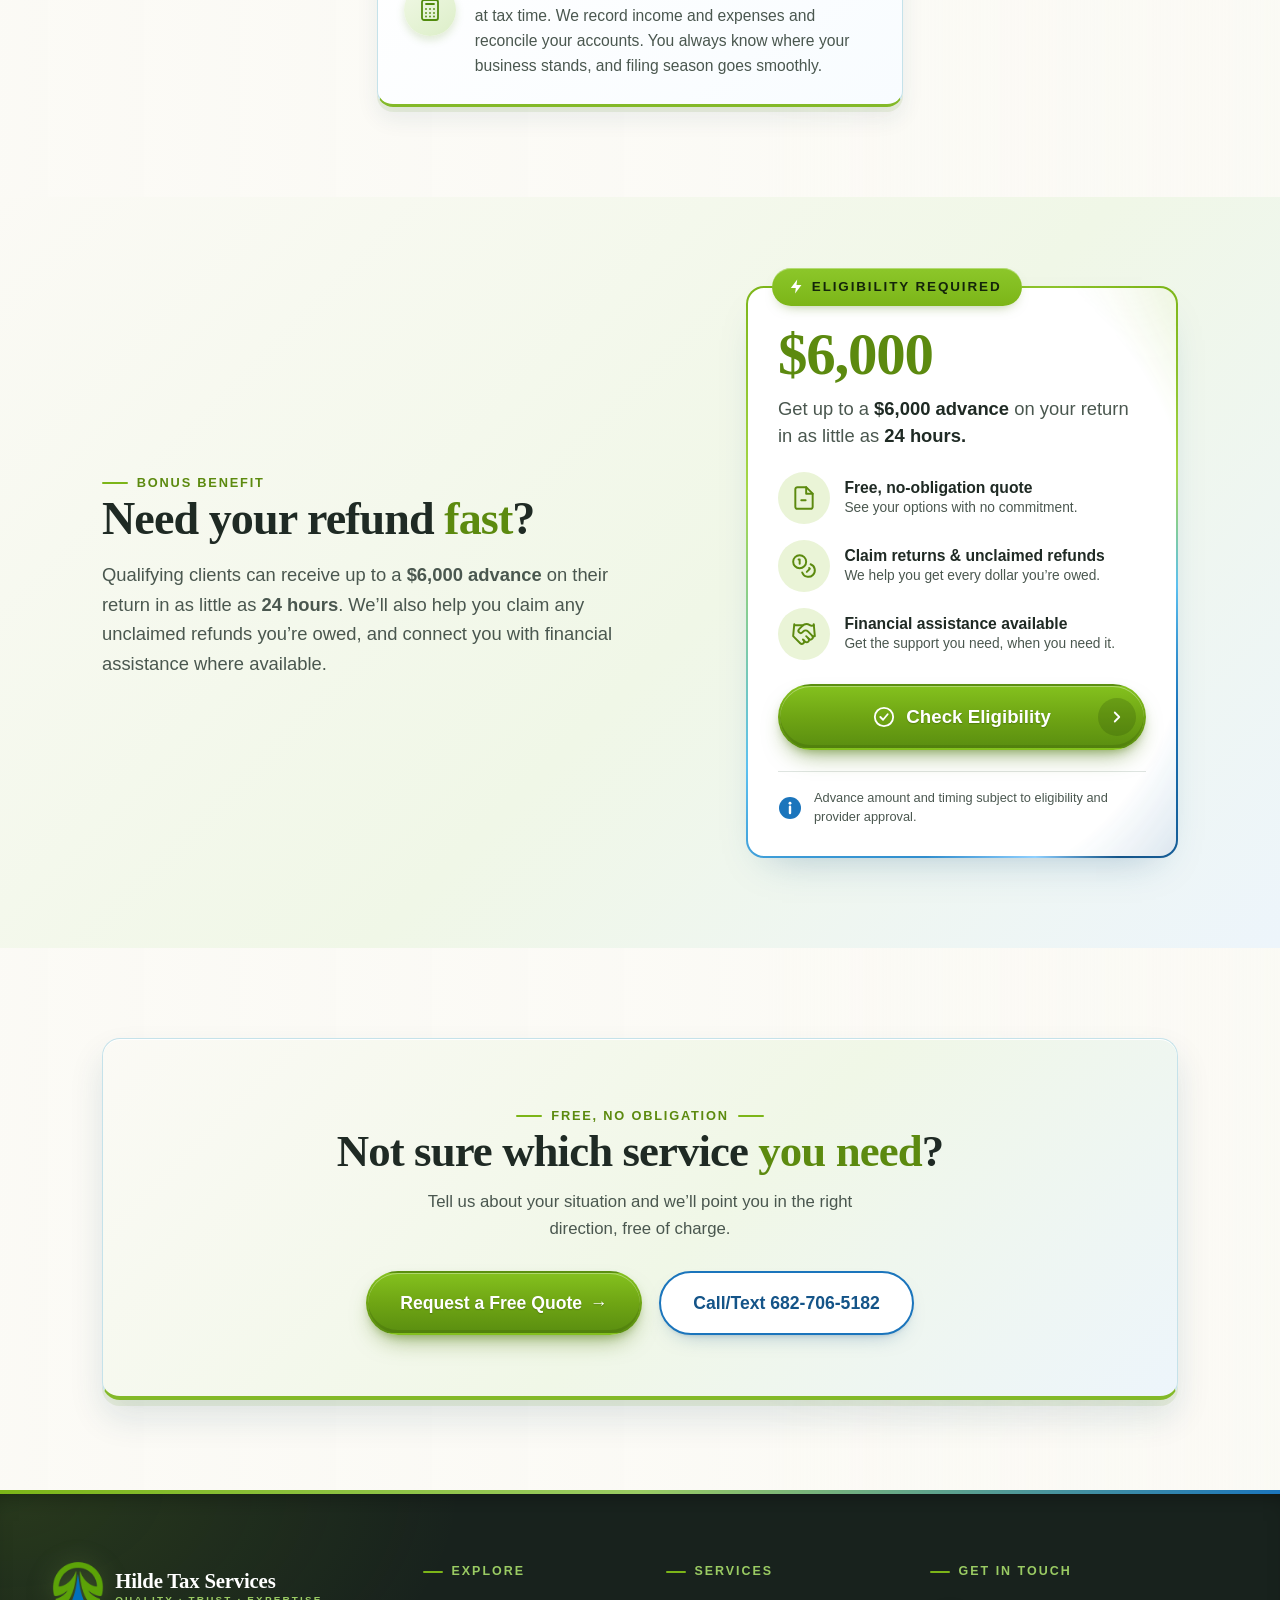
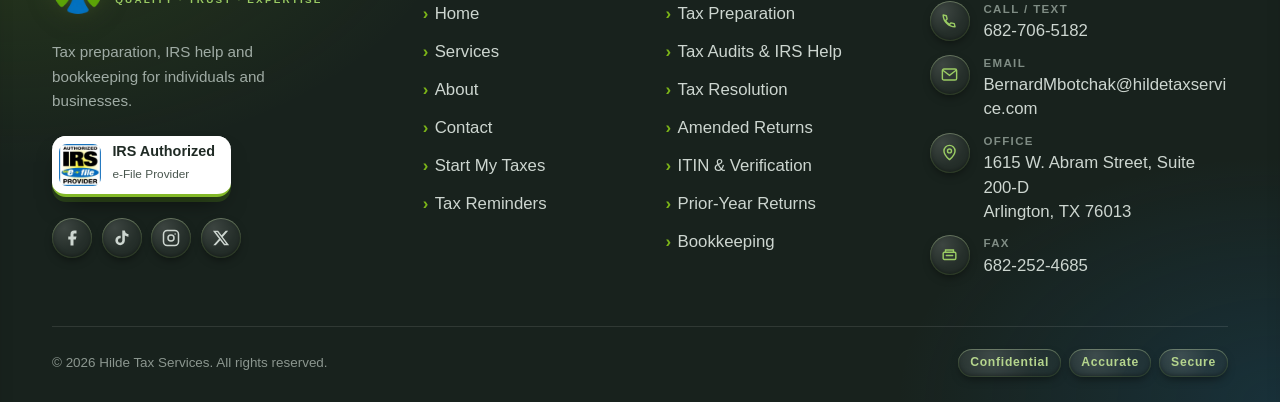
<file: services.html>
<!DOCTYPE html>
<html lang="en">
<head>
<meta charset="UTF-8">
<meta http-equiv="Content-Security-Policy" content="default-src 'self'; script-src 'self'; style-src 'self' 'unsafe-inline' https://fonts.googleapis.com; font-src https://fonts.gstatic.com; img-src 'self' data:; frame-src https://www.google.com; connect-src 'self' https://script.google.com https://script.googleusercontent.com; form-action 'self'; base-uri 'self'; object-src 'none'; upgrade-insecure-requests">
<meta name="referrer" content="strict-origin-when-cross-origin">
<meta name="viewport" content="width=device-width, initial-scale=1">
<title>Tax Services | Hilde Tax Services</title>
<meta name="description" content="Full-service tax help: individual &amp; business tax preparation, IRS audits, tax resolution, amended returns, ITIN, identity verification, prior-year returns, and bookkeeping.">
<link rel="preconnect" href="https://fonts.googleapis.com">
<link rel="preconnect" href="https://fonts.gstatic.com" crossorigin>
<link href="https://fonts.googleapis.com/css2?family=Fraunces:opsz,wght@9..144,500;9..144,600;9..144,700&family=Figtree:wght@400;500;600;700;800&display=swap" rel="stylesheet">
<link rel="stylesheet" href="styles.css">
<link rel="icon" type="image/png" href="assets/logo-mark.png">
<link rel="apple-touch-icon" href="assets/logo-mark.png">
</head>
<body class="page-inner">

<!-- ===== Utility bar ===== -->
<!-- "Next deadline" is filled in by main.js from tax-reminders-data.js; social hrefs are placeholders like the footer's -->
<div class="utility-bar">
  <div class="wrap utility-bar__inner">
    <p class="util-next" hidden></p>
    <nav class="utility-bar__actions" aria-label="Quick links">
      <a href="tax-reminders" class="util-page-link">
        <svg width="15" height="15" viewBox="0 0 24 24" fill="none" stroke="currentColor" stroke-width="2" stroke-linecap="round" stroke-linejoin="round" aria-hidden="true"><path d="M6 8a6 6 0 0 1 12 0c0 7 3 9 3 9H3s3-2 3-9"/><path d="M10.3 21a1.94 1.94 0 0 0 3.4 0"/></svg>
        Tax Reminders
      </a>
      <span class="util-bar__divider" aria-hidden="true">|</span>
      <a href="https://www.facebook.com/hildetaxservices" target="_blank" rel="noopener" class="social-icon" aria-label="Facebook"><svg width="15" height="15" viewBox="0 0 24 24" fill="currentColor" aria-hidden="true"><path d="M18 2h-3a5 5 0 0 0-5 5v3H7v4h3v8h4v-8h3l1-4h-4V7a1 1 0 0 1 1-1h3z"/></svg></a>
      <a href="#tiktok" class="social-icon" aria-label="TikTok"><svg width="15" height="15" viewBox="0 0 24 24" fill="currentColor" aria-hidden="true"><path d="M19.59 6.69a4.83 4.83 0 0 1-3.77-4.25V2h-3.45v13.67a2.89 2.89 0 0 1-2.88 2.5 2.89 2.89 0 0 1-2.89-2.89 2.89 2.89 0 0 1 2.89-2.89c.28 0 .54.04.79.1V9.01a6.34 6.34 0 0 0-.79-.05 6.34 6.34 0 0 0-6.34 6.34 6.34 6.34 0 0 0 6.34 6.34 6.34 6.34 0 0 0 6.33-6.34V8.73a8.17 8.17 0 0 0 4.78 1.52V6.8a4.85 4.85 0 0 1-1.01-.11z"/></svg></a>
      <a href="https://www.instagram.com/hildetaxservices/" target="_blank" rel="noopener" class="social-icon" aria-label="Instagram"><svg width="15" height="15" viewBox="0 0 24 24" fill="none" stroke="currentColor" stroke-width="2" aria-hidden="true"><rect x="2" y="2" width="20" height="20" rx="5"/><circle cx="12" cy="12" r="4"/><circle cx="17.5" cy="6.5" r="1" fill="currentColor" stroke="none"/></svg></a>
      <a href="#twitter" class="social-icon" aria-label="X (Twitter)"><svg width="14" height="14" viewBox="0 0 24 24" fill="currentColor" aria-hidden="true"><path d="M18.244 2.25h3.308l-7.227 8.26 8.502 11.24H16.17l-5.214-6.817L4.99 21.75H1.68l7.73-8.835L1.254 2.25H8.08l4.713 6.231zm-1.161 17.52h1.833L7.084 4.126H5.117z"/></svg></a>
    </nav>
  </div>
</div>

<!-- ===== Header ===== -->
<header class="site-header">
  <div class="wrap">

    <!-- Logo - Far Left -->
    <a href="home"
       class="logo"
       aria-label="Hilde Tax Services home">

      <img
        src="assets/logo-mark.png"
        alt=""
        width="56"
        height="56"
      >

      <span class="logo-text">
        <strong>Hilde Tax Services</strong>
        <span>Quality &middot; Trust &middot; Expertise</span>
      </span>
    </a>

    <!-- Navigation - Center -->
    <nav class="nav" aria-label="Main navigation">
      <a href="home">Home</a>
      <a href="services" class="active" aria-current="page">Services</a>
      <a href="about">About</a>
      <a href="contact">Contact</a>
    </nav>

    <!-- Free Quote - Far Right -->
    <div class="header-cta">
      <a href="contact" class="btn btn-primary" data-quote>

        <!--svg
          width="20"
          height="20"
          viewBox="0 0 24 24"
          fill="none"
          stroke="currentColor"
          stroke-width="2"
          stroke-linecap="round"
          stroke-linejoin="round"
          aria-hidden="true"
        >
          <path d="M14 2H6a2 2 0 0 0-2 2v16a2 2 0 0 0 2 2h12a2 2 0 0 0 2-2V8z"/>
          <path d="M14 2v6h6M8 13h8M8 17h8"/>
        </svg-->

        <span>Free Quote</span>
        <!--span class="nav-cta-arrow" aria-hidden="true">&rarr;</span-->
      </a>


      <a href="tax-intake" class="btn btn-tax-intake">
        <span>Start My Taxes</span>
      </a>

    </div>
    <!-- Free Quote - Far Right -->





    <!-- Mobile Menu -->
    <button
      class="menu-toggle"
      type="button"
      aria-label="Open menu"
      aria-expanded="false"
    >
      <span></span>
      <span></span>
      <span></span>
    </button>

  </div>
</header>


<!-- ===== Page hero ===== -->
<section class="hero page-hero">
  <div class="wrap reveal">
    <div class="crumbs"><a href="home">Home</a> / Services</div>
    <span class="eyebrow">Our services</span>
    <h1>Everything you need to stay compliant and <span>keep more of your money</span>.</h1>
    <p class="lede">Here&rsquo;s what we handle for individuals and businesses. Don&rsquo;t see your situation? Ask us. We&rsquo;re happy to talk it through.</p>
    <div class="hero-actions">
      <a href="contact" class="btn btn-primary" data-quote>
        <span>Get a Free Quote</span>
        <span aria-hidden="true">&rarr;</span>
      </a>
      <a href="tel:+16827065182" class="btn btn-ghost">
        <span>Call or Text Today</span>
        <span aria-hidden="true">&rarr;</span>
      </a>
    </div>
  </div>
</section>

<!-- ===== Detailed service list ===== -->
<section class="section" aria-labelledby="list-title">
  <div class="wrap">
    <div class="section-head center reveal">
      <span class="eyebrow eyebrow-center">What we handle</span>
      <h2 id="list-title">Tax help for <span>every situation</span></h2>
    </div>
    <div class="svc-list reveal">

      <article class="svc-row" id="svc-prep">
        <span class="svc-ic" aria-hidden="true"><svg viewBox="0 0 24 24" fill="none" stroke="currentColor" stroke-width="1.8" stroke-linecap="round" stroke-linejoin="round"><path d="M7 3h7l5 5v13a1 1 0 01-1 1H7a1 1 0 01-1-1V4a1 1 0 011-1z"/><path d="M14 3v5h5M9 13h6M9 17h6"/></svg></span>
        <div>
          <h3>Individual &amp; Business Tax Preparation</h3>
          <p>We prepare and e-file personal, family, self-employed, and business returns. We dig into your situation to find every deduction and credit you qualify for, and file securely as an IRS authorized e-file provider.</p>
        </div>
      </article>

      <article class="svc-row" id="svc-audits">
        <span class="svc-ic" aria-hidden="true"><svg viewBox="0 0 24 24" fill="none" stroke="currentColor" stroke-width="1.8" stroke-linecap="round" stroke-linejoin="round"><circle cx="11" cy="11" r="7"/><path d="M20 20l-3.5-3.5"/></svg></span>
        <div>
          <h3>Tax Audits &amp; IRS Assistance</h3>
          <p>Got an audit letter or IRS notice? Don&rsquo;t panic. We explain what the IRS is asking for, organize your documents, and respond correctly. We stay with you until it&rsquo;s settled.</p>
        </div>
      </article>

      <article class="svc-row" id="svc-resolution">
        <span class="svc-ic" aria-hidden="true"><svg viewBox="0 0 24 24" fill="none" stroke="currentColor" stroke-width="1.8" stroke-linecap="round" stroke-linejoin="round"><path d="M4 20V10M10 20V4M16 20v-7M22 20H2"/></svg></span>
        <div>
          <h3>Tax Resolution &amp; IRS Issues</h3>
          <p>Owe back taxes or facing penalties, liens, or wage garnishment? We review your options, including payment plans and other relief, and work toward a resolution that gets you back in good standing with the IRS.</p>
        </div>
      </article>

      <article class="svc-row" id="svc-amended">
        <span class="svc-ic" aria-hidden="true"><svg viewBox="0 0 24 24" fill="none" stroke="currentColor" stroke-width="1.8" stroke-linecap="round" stroke-linejoin="round"><path d="M3 11l9-7 9 7"/><path d="M5 9.5V20h14V9.5"/><path d="M10 20v-5h4v5M16 6.5V4h2v4"/></svg></span>
        <div>
          <h3>Amended Returns</h3>
          <p>Made an error on a past return, or missed a credit? We prepare and file an amended return to fix it, so you can recover refunds you left on the table.</p>
        </div>
      </article>

      <article class="svc-row" id="svc-itin">
        <span class="svc-ic" aria-hidden="true"><svg viewBox="0 0 24 24" fill="none" stroke="currentColor" stroke-width="1.8" stroke-linecap="round" stroke-linejoin="round"><circle cx="12" cy="8" r="4"/><path d="M4 21c0-4 4-6 8-6s8 2 8 6"/></svg></span>
        <div>
          <h3>ITIN &amp; Identity Verification</h3>
          <p>We help you apply for or renew an Individual Taxpayer Identification Number (ITIN) and clear IRS identity verification, so your return isn&rsquo;t held up.</p>
        </div>
      </article>

      <article class="svc-row" id="svc-prior">
        <span class="svc-ic" aria-hidden="true"><svg viewBox="0 0 24 24" fill="none" stroke="currentColor" stroke-width="1.8" stroke-linecap="round" stroke-linejoin="round"><path d="M3 12a9 9 0 1 0 9-9 9.75 9.75 0 0 0-6.74 2.74L3 8"/><path d="M3 3v5h5M12 7v5l4 2"/></svg></span>
        <div>
          <h3>Prior-Year &amp; Unfiled Returns</h3>
          <p>Behind on one or more years? We prepare your unfiled returns and get you compliant again as quickly as possible.</p>
        </div>
      </article>

      <article class="svc-row" id="svc-bookkeeping">
        <span class="svc-ic" aria-hidden="true"><svg viewBox="0 0 24 24" fill="none" stroke="currentColor" stroke-width="1.8" stroke-linecap="round" stroke-linejoin="round"><rect x="4" y="2" width="16" height="20" rx="2"/><path d="M8 6h8M8 11h.01M12 11h.01M16 11h.01M8 15h.01M12 15h.01M16 15h.01M8 18.5h.01M12 18.5h.01M16 18.5h.01"/></svg></span>
        <div>
          <h3>Bookkeeping</h3>
          <p>Keep your business finances organized all year, not just at tax time. We record income and expenses and reconcile your accounts. You always know where your business stands, and filing season goes smoothly.</p>
        </div>
      </article>

    </div>
  </div>
</section>

<!-- ===== Advance highlight ===== -->
<section class="section alt">
  <div class="wrap split">
    <div class="reveal">
      <span class="eyebrow">Bonus benefit</span>
      <h2>Need your refund <span>fast</span>?</h2>
      <p class="lede" style="margin-top:1rem">Qualifying clients can receive up to a <strong>$6,000 advance</strong> on their return in as little as <strong>24 hours</strong>. We&rsquo;ll also help you claim any unclaimed refunds you&rsquo;re owed, and connect you with financial assistance where available.</p>
    </div>

    <aside class="advance-card reveal" aria-label="Refund advance offer">
      <span class="ribbon"><svg viewBox="0 0 24 24" aria-hidden="true"><path d="M13 2 4 14h7l-1 8 9-12h-7l1-8z" fill="currentColor"/></svg>Eligibility required</span>
      <div class="big">$6,000</div>
      <p class="lead">Get up to a <strong>$6,000 advance</strong> on your return in as little as <strong>24 hours.</strong></p>
      <ul>
        <li>
          <span class="adv-icon"><svg viewBox="0 0 24 24" fill="none" stroke="currentColor" stroke-width="1.8" stroke-linecap="round" stroke-linejoin="round" aria-hidden="true"><path d="M14 2H6a2 2 0 0 0-2 2v16a2 2 0 0 0 2 2h12a2 2 0 0 0 2-2V8z"/><path d="M14 2v6h6M9.5 14h4"/></svg></span>
          <span><b>Free, no-obligation quote</b><small>See your options with no commitment.</small></span>
        </li>
        <li>
          <span class="adv-icon"><svg viewBox="0 0 24 24" fill="none" stroke="currentColor" stroke-width="1.8" stroke-linecap="round" stroke-linejoin="round" aria-hidden="true"><circle cx="8" cy="8" r="6"/><path d="M18.09 10.37A6 6 0 1 1 10.34 18M7 6h1v4M16.71 13.88l.7.71-2.82 2.82"/></svg></span>
          <span><b>Claim returns &amp; unclaimed refunds</b><small>We help you get every dollar you&rsquo;re owed.</small></span>
        </li>
        <li>
          <span class="adv-icon"><svg viewBox="0 0 24 24" fill="none" stroke="currentColor" stroke-width="1.8" stroke-linecap="round" stroke-linejoin="round" aria-hidden="true"><path d="m11 17 2 2a1 1 0 1 0 3-3"/><path d="m14 14 2.5 2.5a1 1 0 1 0 3-3l-3.88-3.88a3 3 0 0 0-4.24 0l-.88.88a1 1 0 1 1-3-3l2.81-2.81a5.79 5.79 0 0 1 7.06-.87l.47.28a2 2 0 0 0 1.42.25L21 4"/><path d="m21 3 1 11h-2M3 3 2 14l6.5 6.5a1 1 0 1 0 3-3M3 4h8"/></svg></span>
          <span><b>Financial assistance available</b><small>Get the support you need, when you need it.</small></span>
        </li>
      </ul>
      <a href="contact" class="btn btn-primary adv-cta">
        <svg width="22" height="22" viewBox="0 0 24 24" fill="none" stroke="currentColor" stroke-width="2" stroke-linecap="round" stroke-linejoin="round" aria-hidden="true"><circle cx="12" cy="12" r="10"/><path d="m8 12 3 3 5-6"/></svg>
        <span>Check Eligibility</span>
        <span class="adv-chev" aria-hidden="true"><svg viewBox="0 0 24 24" fill="none" stroke="currentColor" stroke-width="2.4" stroke-linecap="round" stroke-linejoin="round"><path d="m9 18 6-6-6-6"/></svg></span>
      </a>
      <p class="fine"><svg viewBox="0 0 24 24" aria-hidden="true"><circle cx="12" cy="12" r="11" fill="#1B75BC"/><path d="M12 10.8v6.2" stroke="#fff" stroke-width="2.4" stroke-linecap="round"/><circle cx="12" cy="7.3" r="1.45" fill="#fff"/></svg><span>Advance amount and timing subject to eligibility and provider approval.</span></p>
    </aside>
  </div>
</section>

<!-- ===== CTA banner ===== -->
<section class="section">
  <div class="wrap">
    <div class="cta-banner reveal">
      <span class="eyebrow eyebrow-center">Free, no obligation</span>
      <h2>Not sure which service <span>you need</span>?</h2>
      <p>Tell us about your situation and we&rsquo;ll point you in the right direction, free of charge.</p>
      <div class="hero-actions">
        <a href="contact" class="btn btn-primary" data-quote><span>Request a Free Quote</span><span aria-hidden="true">&rarr;</span></a>
        <a href="tel:+16827065182" class="btn btn-ghost">Call/Text 682-706-5182</a>
      </div>
    </div>
  </div>
</section>

<footer class="site-footer">
  <div class="wrap">
    <div class="footer-grid">
      <div>
        <a href="home" class="logo" aria-label="Hilde Tax Services home">
          <img src="assets/logo-mark.png" alt="" width="52" height="52">
          <span class="logo-text"><strong>Hilde Tax Services</strong><span>Quality &middot; Trust &middot; Expertise</span></span>
        </a>
        <p>Tax preparation, IRS help and bookkeeping for individuals and businesses.</p>
        <div class="badge-irs">
          <img src="assets/irs-efile-badge.jpg" alt="" width="42" height="42">
          <span><b>IRS Authorized</b><small>e-File Provider</small></span>
        </div>
        <!-- Social links: replace each #placeholder with Hilde's real profile URL (and add target="_blank" rel="noopener noreferrer") -->
        <div class="footer-social" aria-label="Follow us on social media">
          <a href="https://www.facebook.com/hildetaxservices" target="_blank" rel="noopener" class="social-icon" aria-label="Facebook">
            <svg width="18" height="18" viewBox="0 0 24 24" fill="currentColor" aria-hidden="true"><path d="M18 2h-3a5 5 0 0 0-5 5v3H7v4h3v8h4v-8h3l1-4h-4V7a1 1 0 0 1 1-1h3z"/></svg>
          </a>
          <a href="#tiktok" class="social-icon" aria-label="TikTok">
            <svg width="18" height="18" viewBox="0 0 24 24" fill="currentColor" aria-hidden="true"><path d="M19.59 6.69a4.83 4.83 0 0 1-3.77-4.25V2h-3.45v13.67a2.89 2.89 0 0 1-2.88 2.5 2.89 2.89 0 0 1-2.89-2.89 2.89 2.89 0 0 1 2.89-2.89c.28 0 .54.04.79.1V9.01a6.34 6.34 0 0 0-.79-.05 6.34 6.34 0 0 0-6.34 6.34 6.34 6.34 0 0 0 6.34 6.34 6.34 6.34 0 0 0 6.33-6.34V8.73a8.17 8.17 0 0 0 4.78 1.52V6.8a4.85 4.85 0 0 1-1.01-.11z"/></svg>
          </a>
          <a href="https://www.instagram.com/hildetaxservices/" target="_blank" rel="noopener" class="social-icon" aria-label="Instagram">
            <svg width="18" height="18" viewBox="0 0 24 24" fill="none" stroke="currentColor" stroke-width="2" aria-hidden="true"><rect x="2" y="2" width="20" height="20" rx="5"/><circle cx="12" cy="12" r="4"/><circle cx="17.5" cy="6.5" r="1" fill="currentColor" stroke="none"/></svg>
          </a>
          <a href="#twitter" class="social-icon" aria-label="X (Twitter)">
            <svg width="18" height="18" viewBox="0 0 24 24" fill="currentColor" aria-hidden="true"><path d="M18.244 2.25h3.308l-7.227 8.26 8.502 11.24H16.17l-5.214-6.817L4.99 21.75H1.68l7.73-8.835L1.254 2.25H8.08l4.713 6.231zm-1.161 17.52h1.833L7.084 4.126H5.117z"/></svg>
          </a>
        </div>
      </div>
      <div>
        <h4>Explore</h4>
        <ul class="footer-links">
          <li><a href="home">Home</a></li>
          <li><a href="services">Services</a></li>
          <li><a href="about">About</a></li>
          <li><a href="contact">Contact</a></li>
          <li><a href="tax-intake">Start My Taxes</a></li>
          <li><a href="tax-reminders">Tax Reminders</a></li>
        </ul>
      </div>
      <div>
        <h4>Services</h4>
        <ul class="footer-links">
          <li><a href="services#svc-prep">Tax Preparation</a></li>
          <li><a href="services#svc-audits">Tax Audits &amp; IRS Help</a></li>
          <li><a href="services#svc-resolution">Tax Resolution</a></li>
          <li><a href="services#svc-amended">Amended Returns</a></li>
          <li><a href="services#svc-itin">ITIN &amp; Verification</a></li>
          <li><a href="services#svc-prior">Prior-Year Returns</a></li>
          <li><a href="services#svc-bookkeeping">Bookkeeping</a></li>
        </ul>
      </div>
      <div>
        <h4>Get in touch</h4>
        <ul class="footer-contact">
          <li><span class="footer-ic" aria-hidden="true"><svg viewBox="0 0 24 24" fill="none" stroke="currentColor" stroke-width="1.8" stroke-linejoin="round"><path d="M4 5c0 8 7 15 15 15l-1-4-4-1-2 2c-2-1-4-3-5-5l2-2-1-4-4-1z"/></svg></span><span><small>Call / Text</small><a href="tel:+16827065182">682-706-5182</a></span></li>
          <li><span class="footer-ic" aria-hidden="true"><svg viewBox="0 0 24 24" fill="none" stroke="currentColor" stroke-width="1.8" stroke-linecap="round"><rect x="3" y="5" width="18" height="14" rx="2"/><path d="M4 7l8 6 8-6"/></svg></span><span><small>Email</small><a href="mailto:BernardMbotchak@hildetaxservice.com">BernardMbotchak@hildetaxservice.com</a></span></li>
          <li><span class="footer-ic" aria-hidden="true"><svg viewBox="0 0 24 24" fill="none" stroke="currentColor" stroke-width="1.8" stroke-linejoin="round"><path d="M12 21s7-6 7-11a7 7 0 10-14 0c0 5 7 11 7 11z"/><circle cx="12" cy="10" r="2.5"/></svg></span><span><small>Office</small>1615 W. Abram Street, Suite 200-D<br>Arlington, TX 76013</span></li>
          <li><span class="footer-ic" aria-hidden="true"><svg viewBox="0 0 24 24" fill="none" stroke="currentColor" stroke-width="1.8" stroke-linecap="round"><rect x="4" y="8" width="16" height="9" rx="1.5"/><path d="M7 8V5h10v3M8 12h8"/></svg></span><span><small>Fax</small>682-252-4685</span></li>
        </ul>
      </div>
    </div>
    <div class="footer-bottom">
      <span>&copy; <span class="js-year">2026</span> Hilde Tax Services. All rights reserved.</span>
      <span class="footer-values"><span>Confidential</span><span>Accurate</span><span>Secure</span></span>
    </div>
  </div>
</footer>

<script src="tax-reminders-data.js"></script>
<script src="main.js"></script>
</body>
</html>
</file>
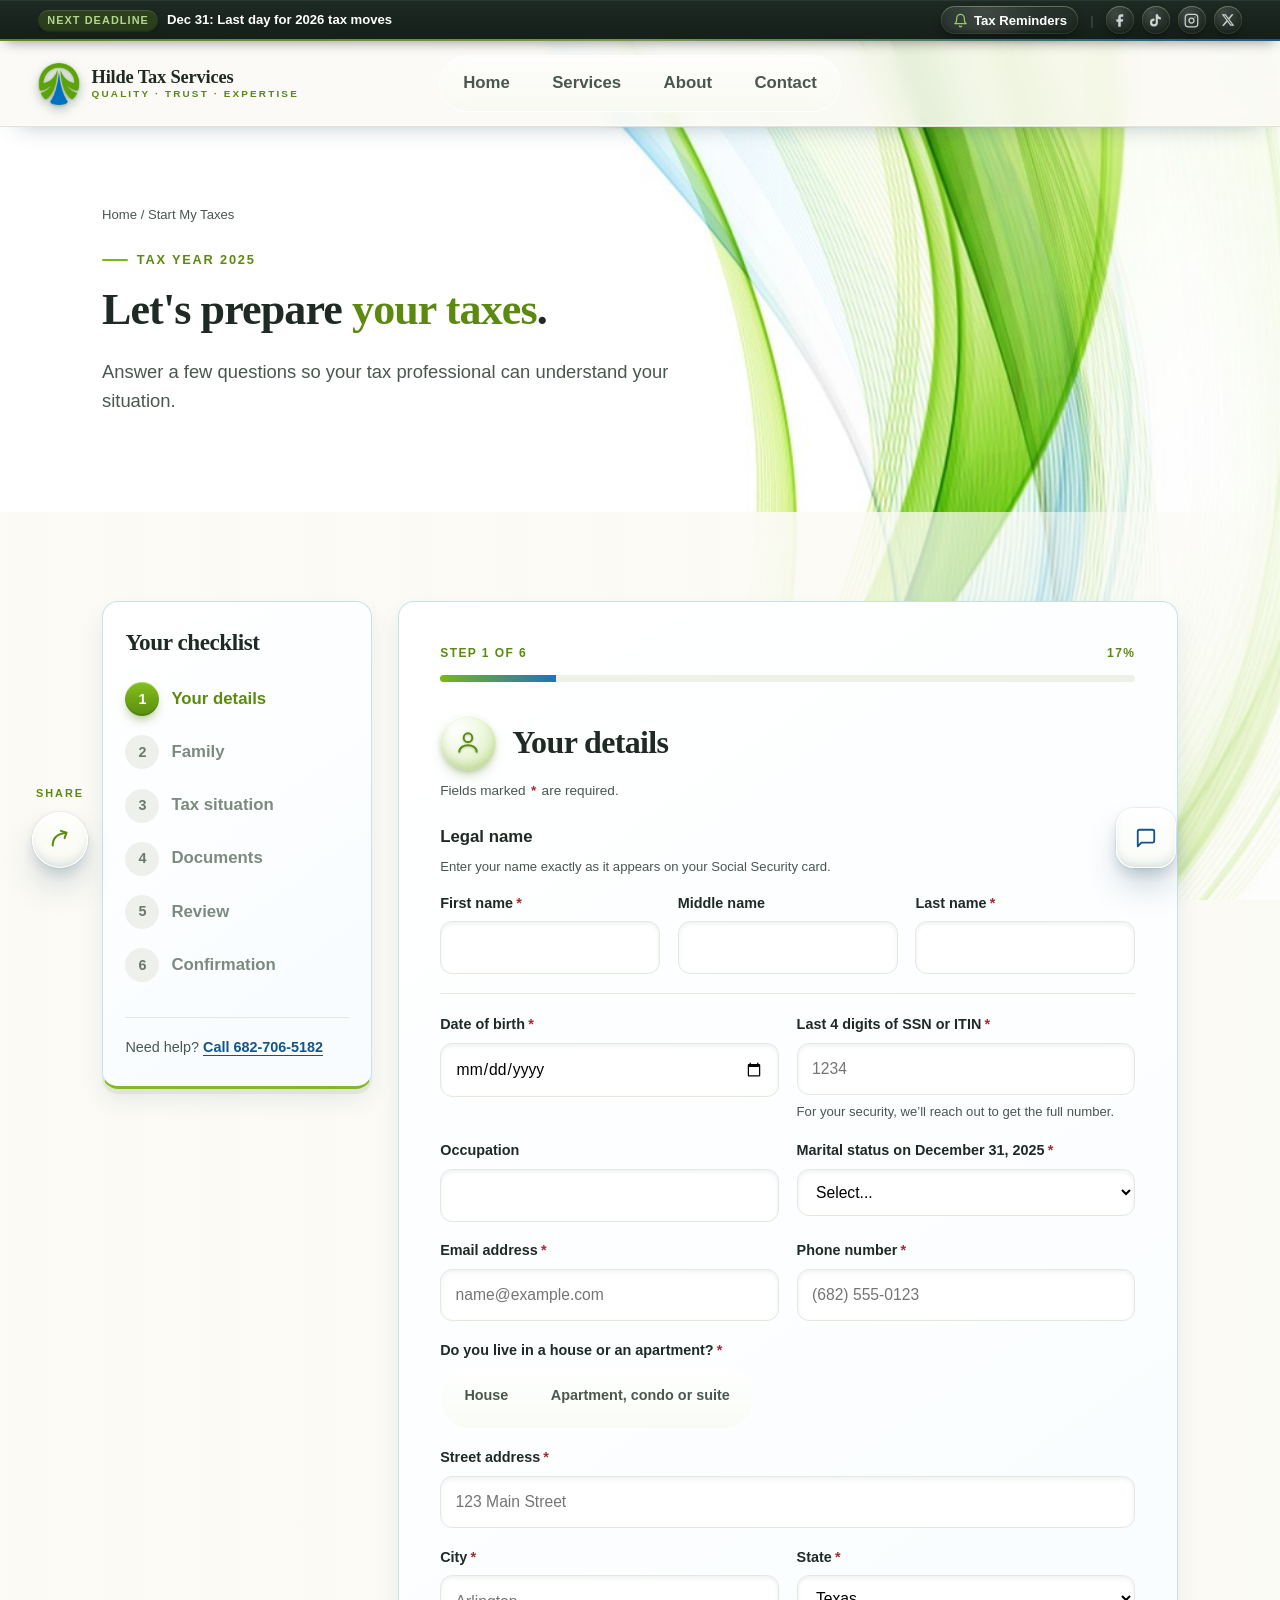
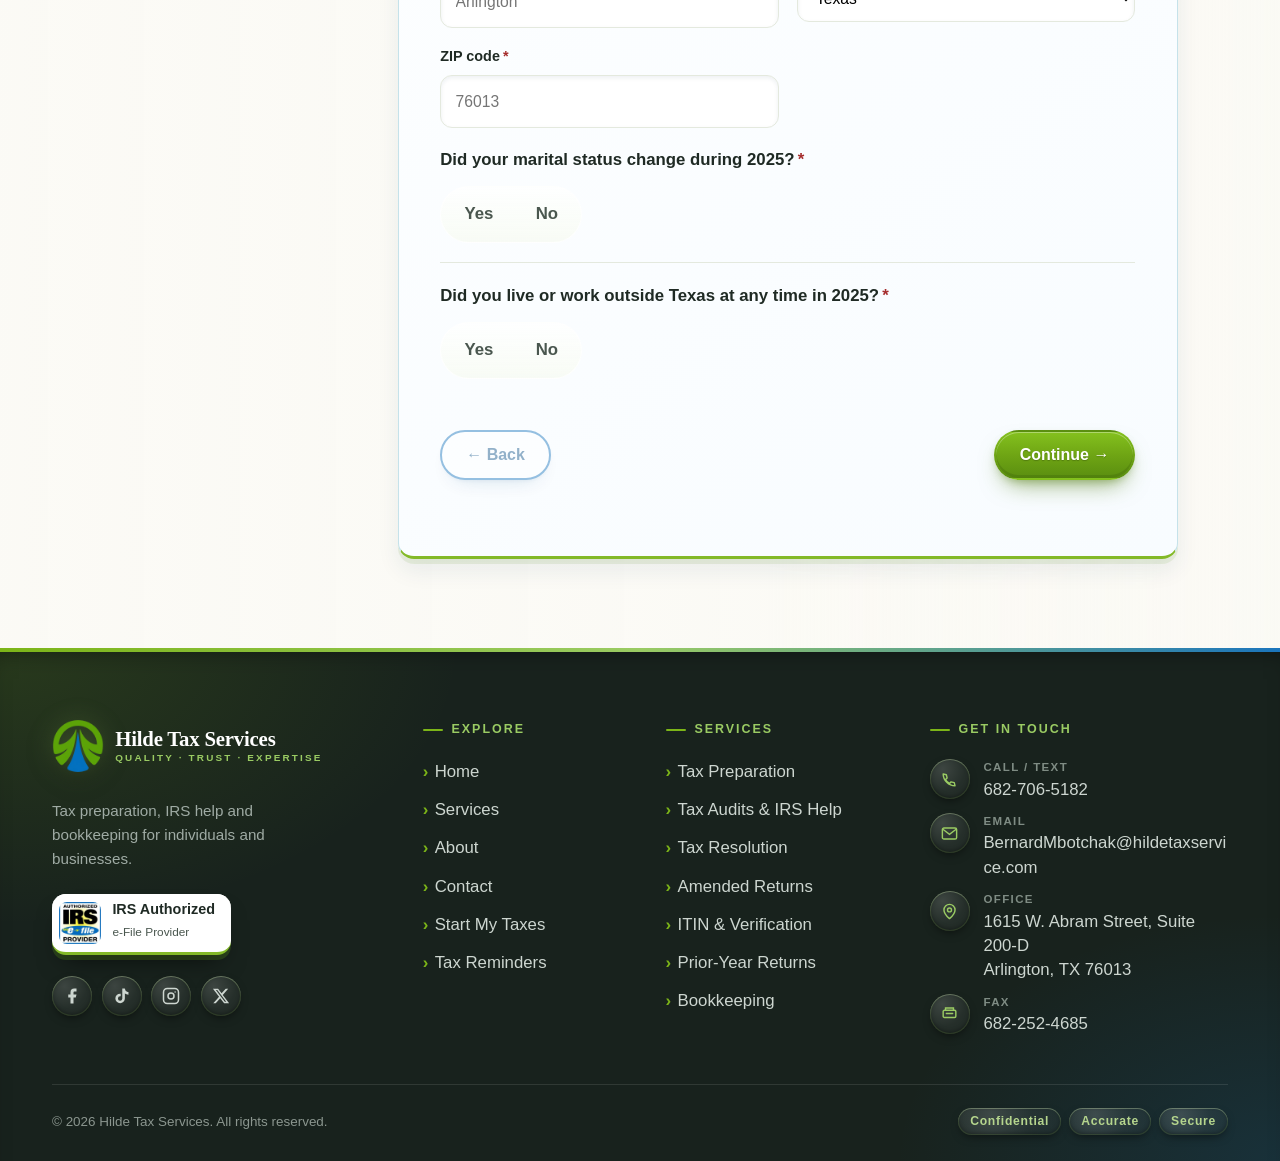
<file: tax-intake.html>
<!DOCTYPE html>
<html lang="en">
<head>
<meta charset="UTF-8">
<meta http-equiv="Content-Security-Policy" content="default-src 'self'; script-src 'self'; style-src 'self' 'unsafe-inline' https://fonts.googleapis.com; font-src https://fonts.gstatic.com; img-src 'self' data:; frame-src https://www.google.com; connect-src 'self' https://script.google.com https://script.googleusercontent.com; form-action 'self'; base-uri 'self'; object-src 'none'; upgrade-insecure-requests">
<meta name="referrer" content="strict-origin-when-cross-origin">
<meta name="viewport" content="width=device-width, initial-scale=1">
<title>Start My Taxes | Hilde Tax Services</title>
<meta name="description" content="Start your tax return with Hilde Tax Services. Answer a short questionnaire so your tax professional can understand your situation.">
<link rel="preconnect" href="https://fonts.googleapis.com">
<link rel="preconnect" href="https://fonts.gstatic.com" crossorigin>
<link href="https://fonts.googleapis.com/css2?family=Fraunces:opsz,wght@9..144,500;9..144,600;9..144,700&family=Figtree:wght@400;500;600;700;800&display=swap" rel="stylesheet">
<link rel="stylesheet" href="styles.css">
<link rel="icon" type="image/png" href="assets/logo-mark.png">
<link rel="apple-touch-icon" href="assets/logo-mark.png">
<link rel="stylesheet" href="tax-intake.css">
</head>
<body class="page-inner">

<!-- ===== Utility bar ===== -->
<!-- "Next deadline" is filled in by main.js from tax-reminders-data.js; social hrefs are placeholders like the footer's -->
<div class="utility-bar">
  <div class="wrap utility-bar__inner">
    <p class="util-next" hidden></p>
    <nav class="utility-bar__actions" aria-label="Quick links">
      <a href="tax-reminders" class="util-page-link">
        <svg width="15" height="15" viewBox="0 0 24 24" fill="none" stroke="currentColor" stroke-width="2" stroke-linecap="round" stroke-linejoin="round" aria-hidden="true"><path d="M6 8a6 6 0 0 1 12 0c0 7 3 9 3 9H3s3-2 3-9"/><path d="M10.3 21a1.94 1.94 0 0 0 3.4 0"/></svg>
        Tax Reminders
      </a>
      <span class="util-bar__divider" aria-hidden="true">|</span>
      <a href="https://www.facebook.com/hildetaxservices" target="_blank" rel="noopener" class="social-icon" aria-label="Facebook"><svg width="15" height="15" viewBox="0 0 24 24" fill="currentColor" aria-hidden="true"><path d="M18 2h-3a5 5 0 0 0-5 5v3H7v4h3v8h4v-8h3l1-4h-4V7a1 1 0 0 1 1-1h3z"/></svg></a>
      <a href="#tiktok" class="social-icon" aria-label="TikTok"><svg width="15" height="15" viewBox="0 0 24 24" fill="currentColor" aria-hidden="true"><path d="M19.59 6.69a4.83 4.83 0 0 1-3.77-4.25V2h-3.45v13.67a2.89 2.89 0 0 1-2.88 2.5 2.89 2.89 0 0 1-2.89-2.89 2.89 2.89 0 0 1 2.89-2.89c.28 0 .54.04.79.1V9.01a6.34 6.34 0 0 0-.79-.05 6.34 6.34 0 0 0-6.34 6.34 6.34 6.34 0 0 0 6.34 6.34 6.34 6.34 0 0 0 6.33-6.34V8.73a8.17 8.17 0 0 0 4.78 1.52V6.8a4.85 4.85 0 0 1-1.01-.11z"/></svg></a>
      <a href="https://www.instagram.com/hildetaxservices/" target="_blank" rel="noopener" class="social-icon" aria-label="Instagram"><svg width="15" height="15" viewBox="0 0 24 24" fill="none" stroke="currentColor" stroke-width="2" aria-hidden="true"><rect x="2" y="2" width="20" height="20" rx="5"/><circle cx="12" cy="12" r="4"/><circle cx="17.5" cy="6.5" r="1" fill="currentColor" stroke="none"/></svg></a>
      <a href="#twitter" class="social-icon" aria-label="X (Twitter)"><svg width="14" height="14" viewBox="0 0 24 24" fill="currentColor" aria-hidden="true"><path d="M18.244 2.25h3.308l-7.227 8.26 8.502 11.24H16.17l-5.214-6.817L4.99 21.75H1.68l7.73-8.835L1.254 2.25H8.08l4.713 6.231zm-1.161 17.52h1.833L7.084 4.126H5.117z"/></svg></a>
    </nav>
  </div>
</div>

<!-- ===== Header ===== -->
<!-- Same header as the other pages, minus the Free Quote / Start My Taxes buttons, so clients stay focused on the form -->
<header class="site-header">
  <div class="wrap">
    <a href="home" class="logo" aria-label="Hilde Tax Services home">
      <img src="assets/logo-mark.png" alt="" width="56" height="56">
      <span class="logo-text">
        <strong>Hilde Tax Services</strong>
        <span>Quality &middot; Trust &middot; Expertise</span>
      </span>
    </a>
    <nav class="nav" aria-label="Main navigation">
      <a href="home">Home</a>
      <a href="services">Services</a>
      <a href="about">About</a>
      <a href="contact">Contact</a>
    </nav>
    <button class="menu-toggle" type="button" aria-label="Open menu" aria-expanded="false">
      <span></span>
      <span></span>
      <span></span>
    </button>
  </div>
</header>


<!-- ===== Page hero ===== -->
<section class="hero page-hero">
  <div class="wrap reveal">
    <div class="crumbs"><a href="home">Home</a> / Start My Taxes</div>
    <span class="eyebrow">Tax year 2025</span>
    <h1>Let's prepare <span>your taxes</span>.</h1>
    <p class="lede">Answer a few questions so your tax professional can understand your situation.</p>
  </div>
</section>

<!-- ===== Questionnaire ===== -->
<section class="section intake" id="questionnaire">
  <div class="wrap layout">
    <aside class="sidebar tile">
      <h2>Your checklist</h2>
      <ol id="steps"><li class="current"><span>1</span> Your details</li><li><span>2</span> Family</li><li><span>3</span> Tax situation</li><li><span>4</span> Documents</li><li><span>5</span> Review</li><li><span>6</span> Confirmation</li></ol>
      <p class="help">Need help? <a href="tel:+16827065182">Call 682-706-5182</a></p>
    </aside>
    <div class="panel tile" role="region" aria-label="Tax questionnaire">
      <div class="progresshead"><span id="step-label">STEP 1 OF 6</span><span id="percent">17%</span></div>
      <div class="track"><div id="bar"></div></div>
      <!-- data-endpoint: the Google Apps Script web app URL (ends in /exec); see google-apps-script/SETUP.txt. Empty = submission off. -->
      <form id="intake" novalidate data-endpoint="">
        <p class="hp" hidden><label>Leave this empty <input name="bot-field" tabindex="-1" autocomplete="off"></label></p>
        <div id="screen" aria-live="polite"></div>
        <div class="actions">
          <button type="button" class="btn btn-ghost" id="previous">&larr; Back</button>
          <button type="button" class="btn btn-primary" id="next">Continue &rarr;</button>
        </div>
        <p class="formerror" id="formerror" role="alert"></p>
      </form>
    </div>
  </div>
</section>

<footer class="site-footer">
  <div class="wrap">
    <div class="footer-grid">
      <div>
        <a href="home" class="logo" aria-label="Hilde Tax Services home">
          <img src="assets/logo-mark.png" alt="" width="52" height="52">
          <span class="logo-text"><strong>Hilde Tax Services</strong><span>Quality &middot; Trust &middot; Expertise</span></span>
        </a>
        <p>Tax preparation, IRS help and bookkeeping for individuals and businesses.</p>
        <div class="badge-irs">
          <img src="assets/irs-efile-badge.jpg" alt="" width="42" height="42">
          <span><b>IRS Authorized</b><small>e-File Provider</small></span>
        </div>
        <!-- Social links: replace each #placeholder with Hilde's real profile URL (and add target="_blank" rel="noopener noreferrer") -->
        <div class="footer-social" aria-label="Follow us on social media">
          <a href="https://www.facebook.com/hildetaxservices" target="_blank" rel="noopener" class="social-icon" aria-label="Facebook">
            <svg width="18" height="18" viewBox="0 0 24 24" fill="currentColor" aria-hidden="true"><path d="M18 2h-3a5 5 0 0 0-5 5v3H7v4h3v8h4v-8h3l1-4h-4V7a1 1 0 0 1 1-1h3z"/></svg>
          </a>
          <a href="#tiktok" class="social-icon" aria-label="TikTok">
            <svg width="18" height="18" viewBox="0 0 24 24" fill="currentColor" aria-hidden="true"><path d="M19.59 6.69a4.83 4.83 0 0 1-3.77-4.25V2h-3.45v13.67a2.89 2.89 0 0 1-2.88 2.5 2.89 2.89 0 0 1-2.89-2.89 2.89 2.89 0 0 1 2.89-2.89c.28 0 .54.04.79.1V9.01a6.34 6.34 0 0 0-.79-.05 6.34 6.34 0 0 0-6.34 6.34 6.34 6.34 0 0 0 6.34 6.34 6.34 6.34 0 0 0 6.33-6.34V8.73a8.17 8.17 0 0 0 4.78 1.52V6.8a4.85 4.85 0 0 1-1.01-.11z"/></svg>
          </a>
          <a href="https://www.instagram.com/hildetaxservices/" target="_blank" rel="noopener" class="social-icon" aria-label="Instagram">
            <svg width="18" height="18" viewBox="0 0 24 24" fill="none" stroke="currentColor" stroke-width="2" aria-hidden="true"><rect x="2" y="2" width="20" height="20" rx="5"/><circle cx="12" cy="12" r="4"/><circle cx="17.5" cy="6.5" r="1" fill="currentColor" stroke="none"/></svg>
          </a>
          <a href="#twitter" class="social-icon" aria-label="X (Twitter)">
            <svg width="18" height="18" viewBox="0 0 24 24" fill="currentColor" aria-hidden="true"><path d="M18.244 2.25h3.308l-7.227 8.26 8.502 11.24H16.17l-5.214-6.817L4.99 21.75H1.68l7.73-8.835L1.254 2.25H8.08l4.713 6.231zm-1.161 17.52h1.833L7.084 4.126H5.117z"/></svg>
          </a>
        </div>
      </div>
      <div>
        <h4>Explore</h4>
        <ul class="footer-links">
          <li><a href="home">Home</a></li>
          <li><a href="services">Services</a></li>
          <li><a href="about">About</a></li>
          <li><a href="contact">Contact</a></li>
          <li><a href="tax-intake">Start My Taxes</a></li>
          <li><a href="tax-reminders">Tax Reminders</a></li>
        </ul>
      </div>
      <div>
        <h4>Services</h4>
        <ul class="footer-links">
          <li><a href="services#svc-prep">Tax Preparation</a></li>
          <li><a href="services#svc-audits">Tax Audits &amp; IRS Help</a></li>
          <li><a href="services#svc-resolution">Tax Resolution</a></li>
          <li><a href="services#svc-amended">Amended Returns</a></li>
          <li><a href="services#svc-itin">ITIN &amp; Verification</a></li>
          <li><a href="services#svc-prior">Prior-Year Returns</a></li>
          <li><a href="services#svc-bookkeeping">Bookkeeping</a></li>
        </ul>
      </div>
      <div>
        <h4>Get in touch</h4>
        <ul class="footer-contact">
          <li><span class="footer-ic" aria-hidden="true"><svg viewBox="0 0 24 24" fill="none" stroke="currentColor" stroke-width="1.8" stroke-linejoin="round"><path d="M4 5c0 8 7 15 15 15l-1-4-4-1-2 2c-2-1-4-3-5-5l2-2-1-4-4-1z"/></svg></span><span><small>Call / Text</small><a href="tel:+16827065182">682-706-5182</a></span></li>
          <li><span class="footer-ic" aria-hidden="true"><svg viewBox="0 0 24 24" fill="none" stroke="currentColor" stroke-width="1.8" stroke-linecap="round"><rect x="3" y="5" width="18" height="14" rx="2"/><path d="M4 7l8 6 8-6"/></svg></span><span><small>Email</small><a href="mailto:BernardMbotchak@hildetaxservice.com">BernardMbotchak@hildetaxservice.com</a></span></li>
          <li><span class="footer-ic" aria-hidden="true"><svg viewBox="0 0 24 24" fill="none" stroke="currentColor" stroke-width="1.8" stroke-linejoin="round"><path d="M12 21s7-6 7-11a7 7 0 10-14 0c0 5 7 11 7 11z"/><circle cx="12" cy="10" r="2.5"/></svg></span><span><small>Office</small>1615 W. Abram Street, Suite 200-D<br>Arlington, TX 76013</span></li>
          <li><span class="footer-ic" aria-hidden="true"><svg viewBox="0 0 24 24" fill="none" stroke="currentColor" stroke-width="1.8" stroke-linecap="round"><rect x="4" y="8" width="16" height="9" rx="1.5"/><path d="M7 8V5h10v3M8 12h8"/></svg></span><span><small>Fax</small>682-252-4685</span></li>
        </ul>
      </div>
    </div>
    <div class="footer-bottom">
      <span>&copy; <span class="js-year">2026</span> Hilde Tax Services. All rights reserved.</span>
      <span class="footer-values"><span>Confidential</span><span>Accurate</span><span>Secure</span></span>
    </div>
  </div>
</footer>

<script src="tax-reminders-data.js"></script>
<script src="main.js"></script>
<script src="tax-intake.js"></script>
</body>
</html>
</file>
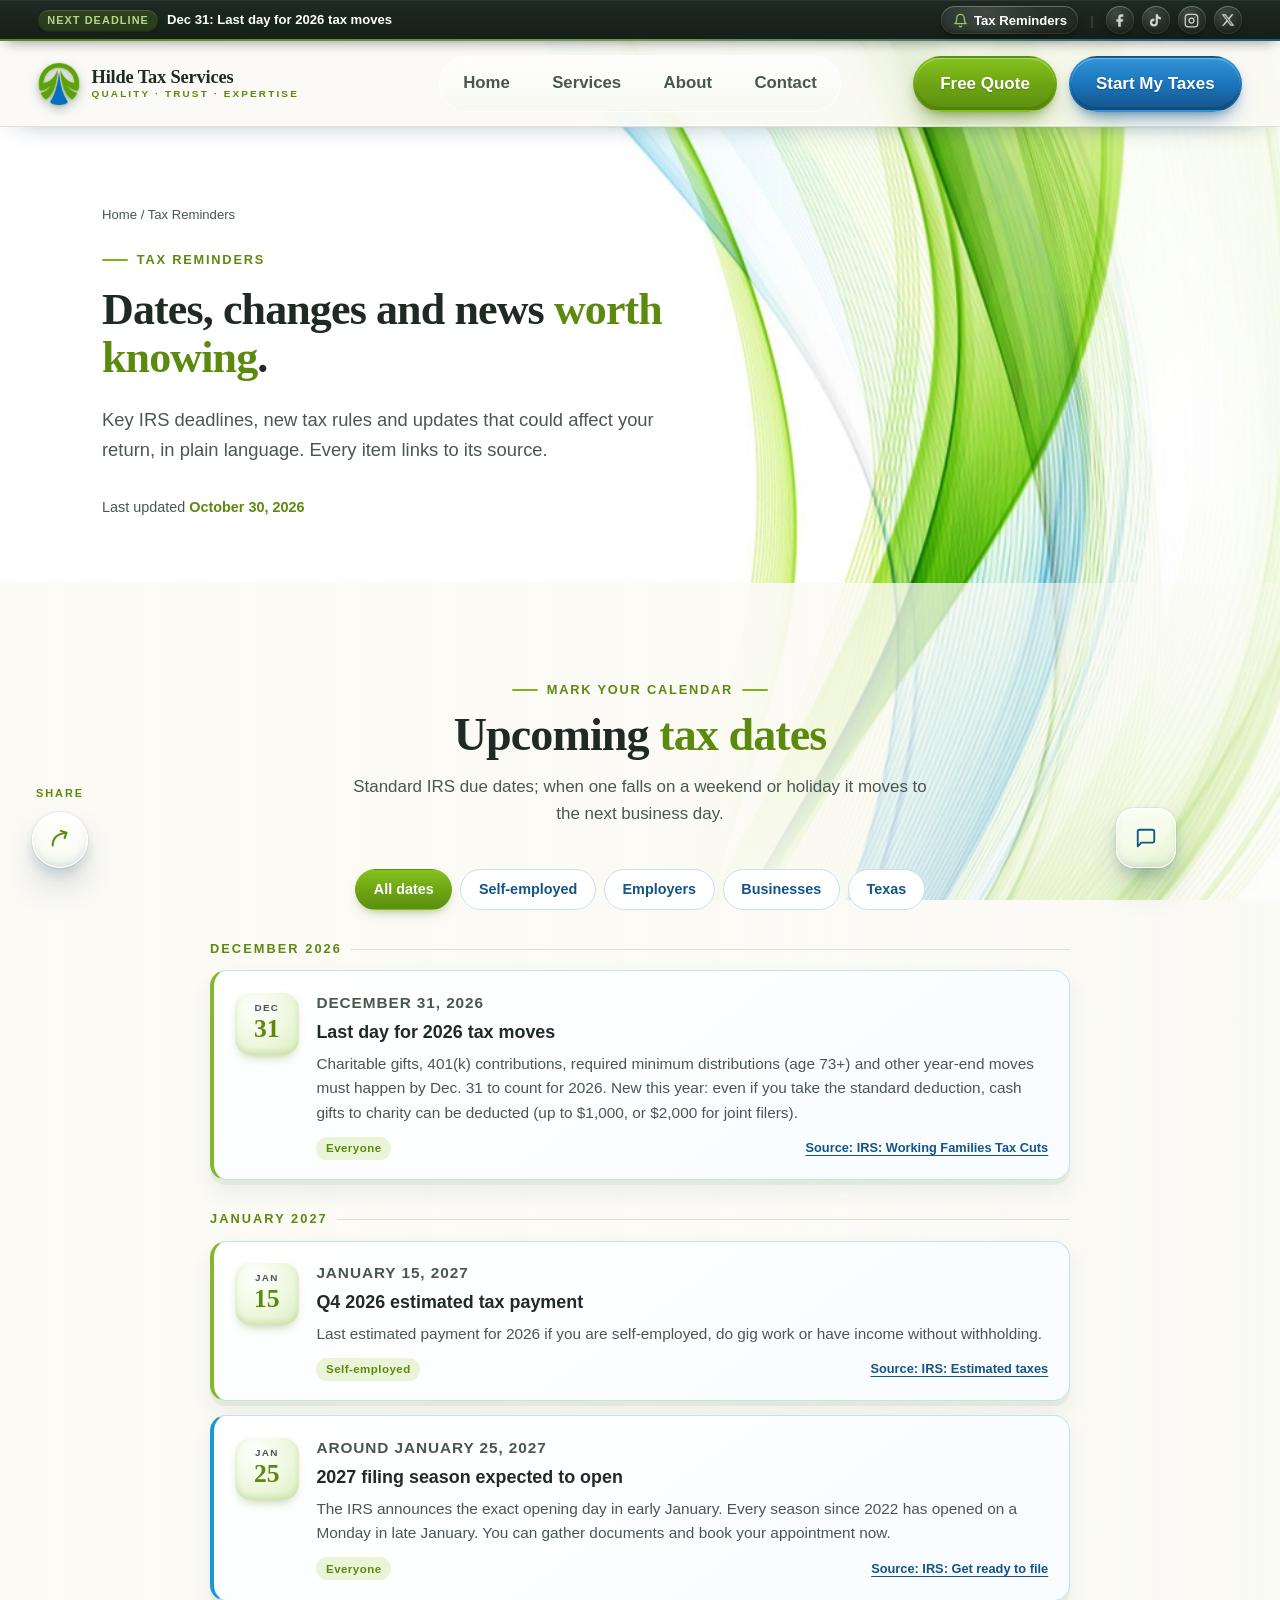
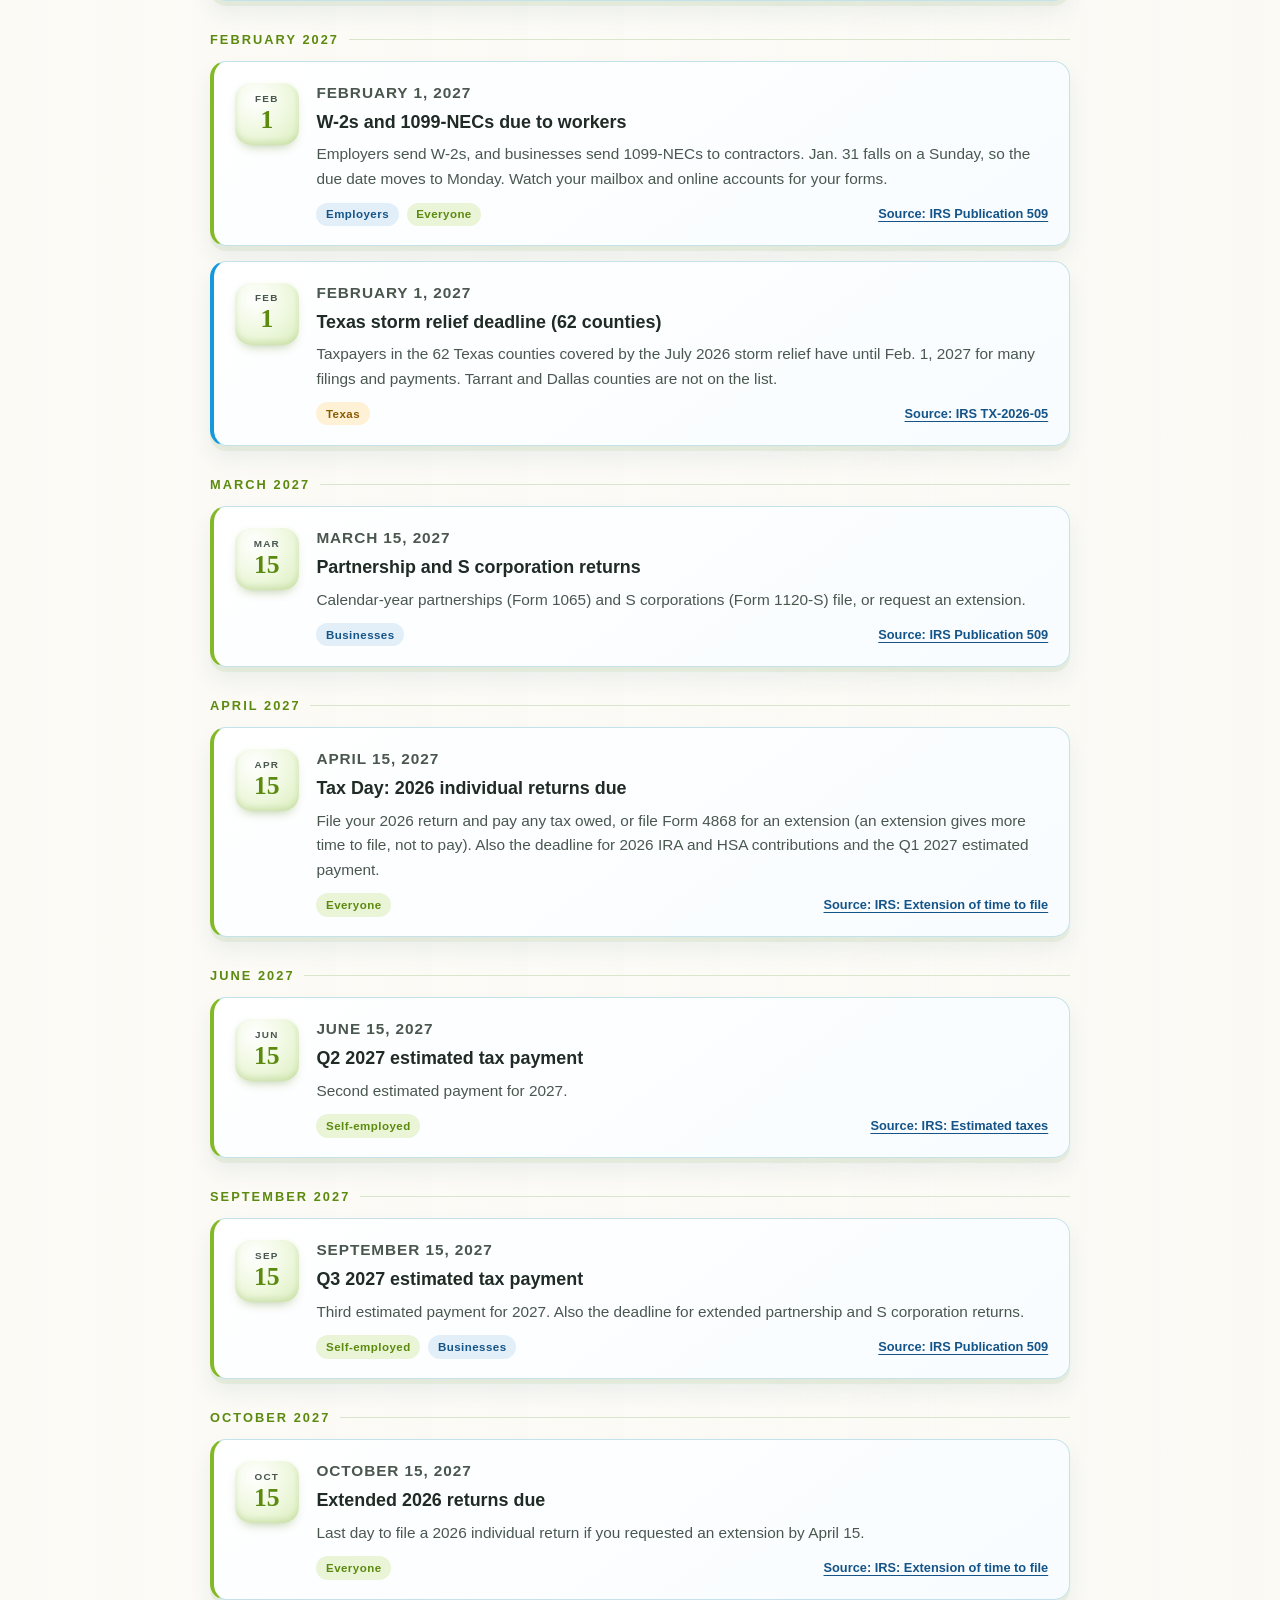
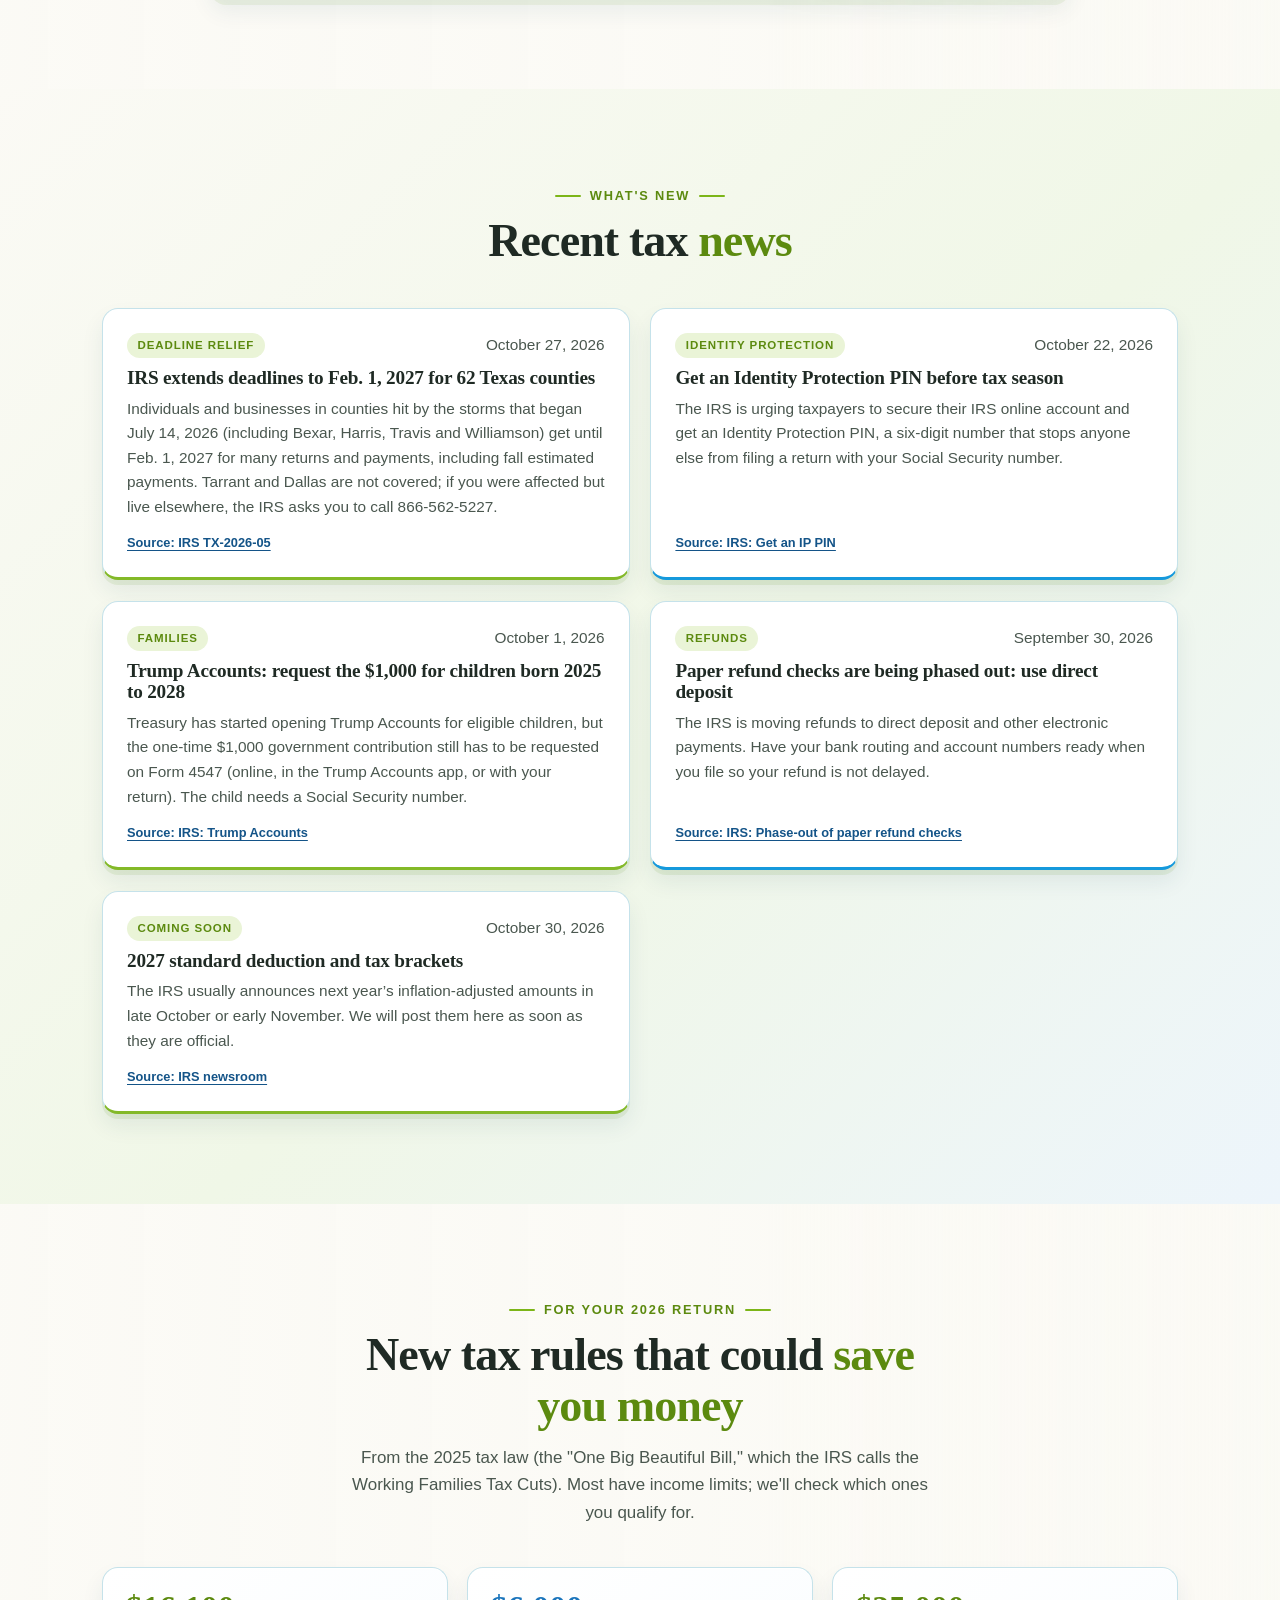
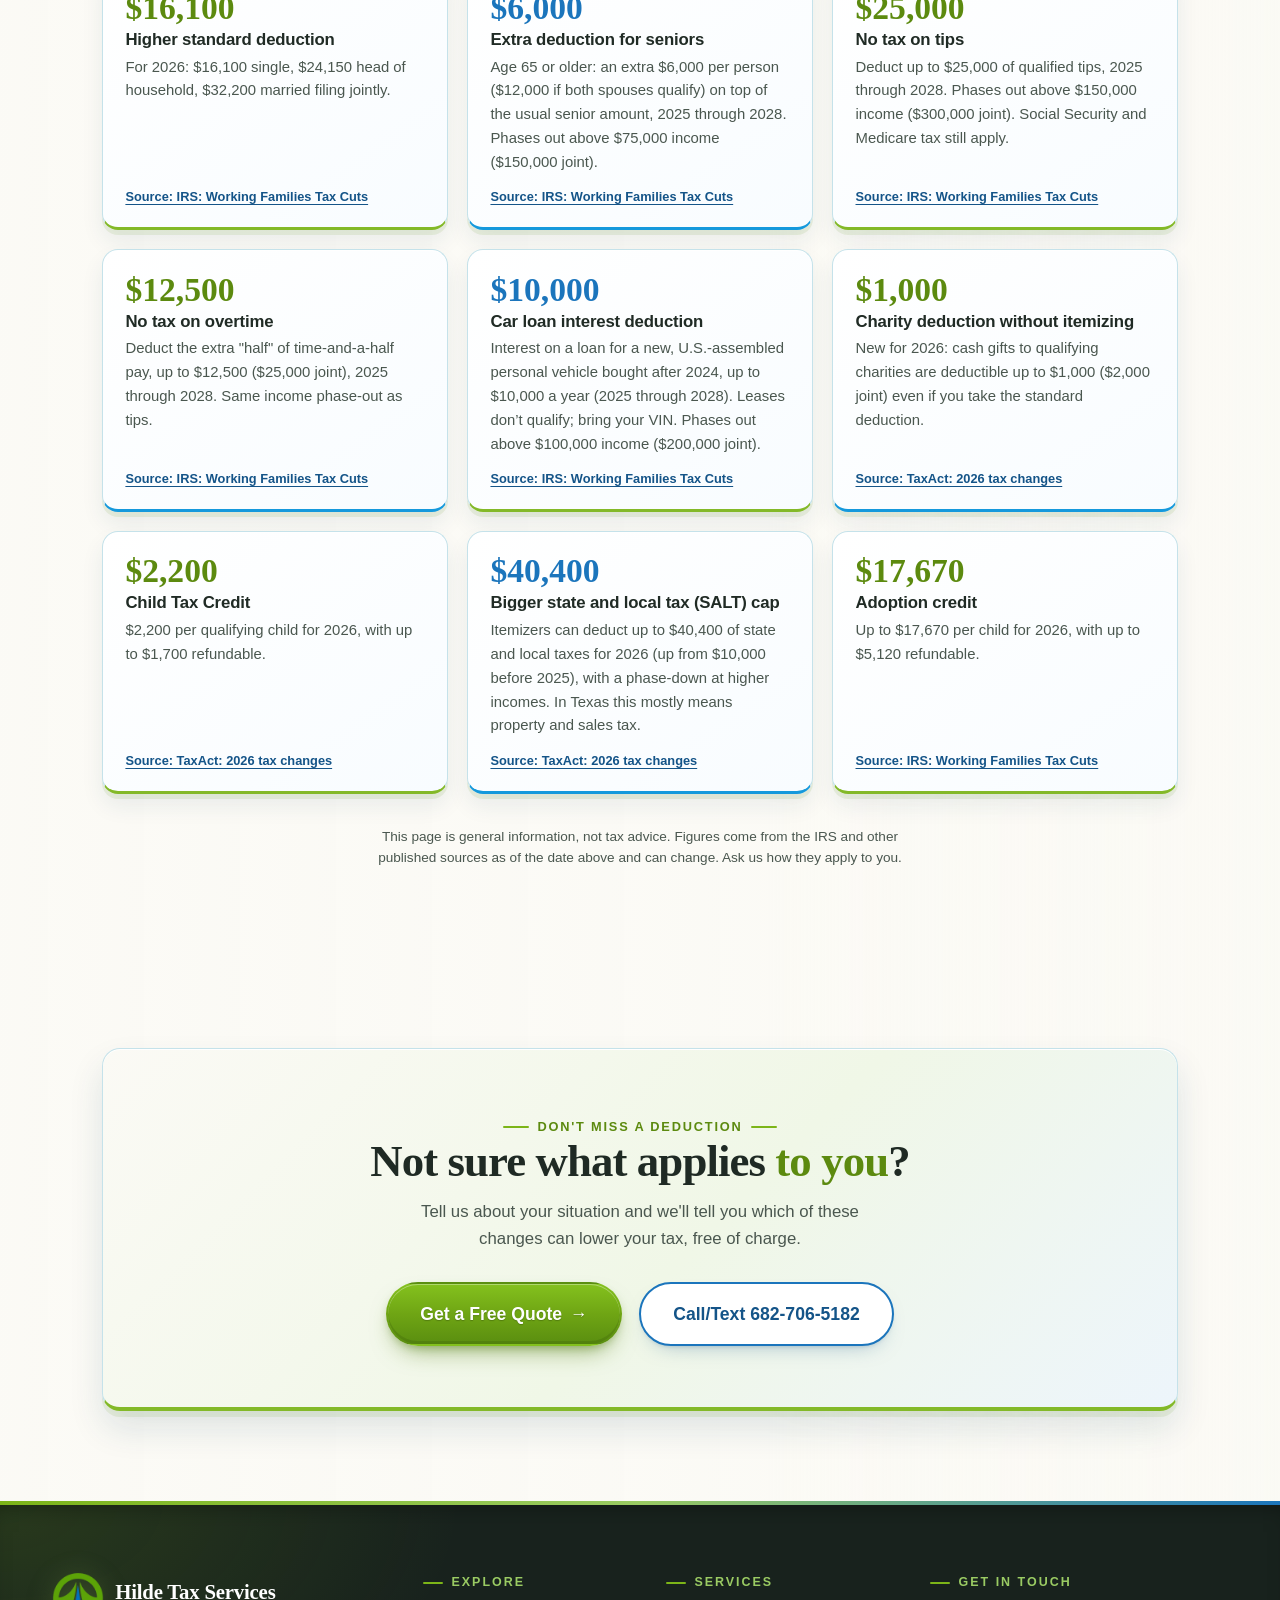
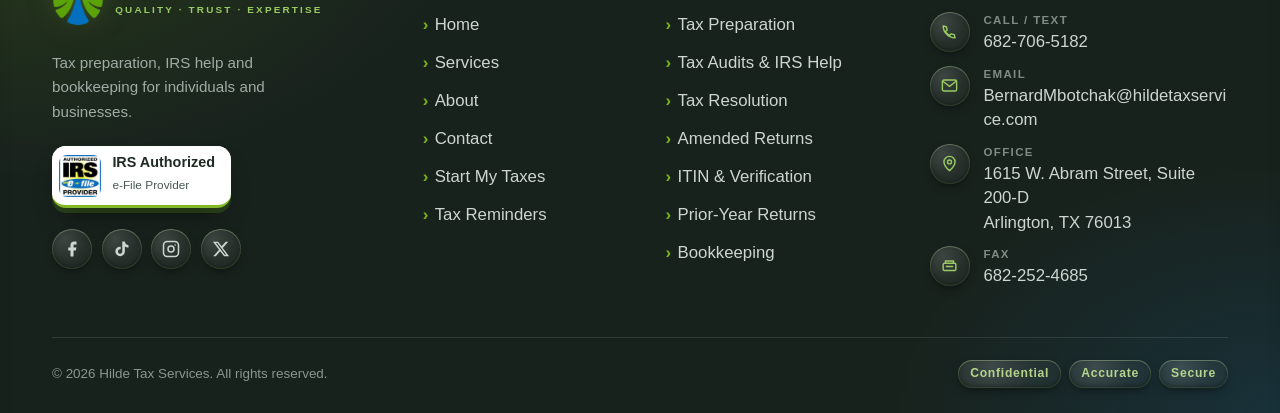
<file: tax-reminders.html>
<!DOCTYPE html>
<html lang="en">
<head>
<meta charset="UTF-8">
<meta http-equiv="Content-Security-Policy" content="default-src 'self'; script-src 'self'; style-src 'self' 'unsafe-inline' https://fonts.googleapis.com; font-src https://fonts.gstatic.com; img-src 'self' data:; frame-src https://www.google.com; connect-src 'self' https://script.google.com https://script.googleusercontent.com; form-action 'self'; base-uri 'self'; object-src 'none'; upgrade-insecure-requests">
<meta name="referrer" content="strict-origin-when-cross-origin">
<meta name="viewport" content="width=device-width, initial-scale=1">
<title>Tax Reminders: Key Dates &amp; New Tax Rules | Hilde Tax Services</title>
<meta name="description" content="Upcoming IRS tax deadlines, new tax rules for your 2026 return and recent IRS news, explained in plain language by Hilde Tax Services.">
<link rel="preconnect" href="https://fonts.googleapis.com">
<link rel="preconnect" href="https://fonts.gstatic.com" crossorigin>
<link href="https://fonts.googleapis.com/css2?family=Fraunces:opsz,wght@9..144,500;9..144,600;9..144,700&family=Figtree:wght@400;500;600;700;800&display=swap" rel="stylesheet">
<link rel="stylesheet" href="styles.css">
<link rel="icon" type="image/png" href="assets/logo-mark.png">
<link rel="apple-touch-icon" href="assets/logo-mark.png">
</head>
<body class="page-inner">

<!-- ===== Utility bar ===== -->
<!-- "Next deadline" is filled in by main.js from tax-reminders-data.js; social hrefs are placeholders like the footer's -->
<div class="utility-bar">
  <div class="wrap utility-bar__inner">
    <p class="util-next" hidden></p>
    <nav class="utility-bar__actions" aria-label="Quick links">
      <a href="tax-reminders" class="util-page-link">
        <svg width="15" height="15" viewBox="0 0 24 24" fill="none" stroke="currentColor" stroke-width="2" stroke-linecap="round" stroke-linejoin="round" aria-hidden="true"><path d="M6 8a6 6 0 0 1 12 0c0 7 3 9 3 9H3s3-2 3-9"/><path d="M10.3 21a1.94 1.94 0 0 0 3.4 0"/></svg>
        Tax Reminders
      </a>
      <span class="util-bar__divider" aria-hidden="true">|</span>
      <a href="https://www.facebook.com/hildetaxservices" target="_blank" rel="noopener" class="social-icon" aria-label="Facebook"><svg width="15" height="15" viewBox="0 0 24 24" fill="currentColor" aria-hidden="true"><path d="M18 2h-3a5 5 0 0 0-5 5v3H7v4h3v8h4v-8h3l1-4h-4V7a1 1 0 0 1 1-1h3z"/></svg></a>
      <a href="#tiktok" class="social-icon" aria-label="TikTok"><svg width="15" height="15" viewBox="0 0 24 24" fill="currentColor" aria-hidden="true"><path d="M19.59 6.69a4.83 4.83 0 0 1-3.77-4.25V2h-3.45v13.67a2.89 2.89 0 0 1-2.88 2.5 2.89 2.89 0 0 1-2.89-2.89 2.89 2.89 0 0 1 2.89-2.89c.28 0 .54.04.79.1V9.01a6.34 6.34 0 0 0-.79-.05 6.34 6.34 0 0 0-6.34 6.34 6.34 6.34 0 0 0 6.34 6.34 6.34 6.34 0 0 0 6.33-6.34V8.73a8.17 8.17 0 0 0 4.78 1.52V6.8a4.85 4.85 0 0 1-1.01-.11z"/></svg></a>
      <a href="https://www.instagram.com/hildetaxservices/" target="_blank" rel="noopener" class="social-icon" aria-label="Instagram"><svg width="15" height="15" viewBox="0 0 24 24" fill="none" stroke="currentColor" stroke-width="2" aria-hidden="true"><rect x="2" y="2" width="20" height="20" rx="5"/><circle cx="12" cy="12" r="4"/><circle cx="17.5" cy="6.5" r="1" fill="currentColor" stroke="none"/></svg></a>
      <a href="#twitter" class="social-icon" aria-label="X (Twitter)"><svg width="14" height="14" viewBox="0 0 24 24" fill="currentColor" aria-hidden="true"><path d="M18.244 2.25h3.308l-7.227 8.26 8.502 11.24H16.17l-5.214-6.817L4.99 21.75H1.68l7.73-8.835L1.254 2.25H8.08l4.713 6.231zm-1.161 17.52h1.833L7.084 4.126H5.117z"/></svg></a>
    </nav>
  </div>
</div>

<header class="site-header">
  <div class="wrap">

    <!-- Logo - Far Left -->
    <a href="home"
       class="logo"
       aria-label="Hilde Tax Services home">

      <img
        src="assets/logo-mark.png"
        alt=""
        width="56"
        height="56"
      >

      <span class="logo-text">
        <strong>Hilde Tax Services</strong>
        <span>Quality &middot; Trust &middot; Expertise</span>
      </span>
    </a>

    <!-- Navigation - Center -->
    <nav class="nav" aria-label="Main navigation">
      <a href="home">Home</a>
      <a href="services">Services</a>
      <a href="about">About</a>
      <a href="contact">Contact</a>
    </nav>

    <!-- Free Quote - Far Right -->
    <div class="header-cta">
      <a href="contact" class="btn btn-primary" data-quote>

        <!--svg
          width="20"
          height="20"
          viewBox="0 0 24 24"
          fill="none"
          stroke="currentColor"
          stroke-width="2"
          stroke-linecap="round"
          stroke-linejoin="round"
          aria-hidden="true"
        >
          <path d="M14 2H6a2 2 0 0 0-2 2v16a2 2 0 0 0 2 2h12a2 2 0 0 0 2-2V8z"/>
          <path d="M14 2v6h6M8 13h8M8 17h8"/>
        </svg-->

        <span>Free Quote</span>
        <!--span class="nav-cta-arrow" aria-hidden="true">&rarr;</span-->
      </a>


      <a href="tax-intake" class="btn btn-tax-intake">
        <span>Start My Taxes</span>
      </a>

    </div>
    <!-- Free Quote - Far Right -->





    <!-- Mobile Menu -->
    <button
      class="menu-toggle"
      type="button"
      aria-label="Open menu"
      aria-expanded="false"
    >
      <span></span>
      <span></span>
      <span></span>
    </button>

  </div>
</header>

<!-- ===== Page hero ===== -->
<section class="hero page-hero">
  <div class="wrap reveal">
    <div class="crumbs"><a href="home">Home</a> / Tax Reminders</div>
    <span class="eyebrow">Tax Reminders</span>
    <h1>Dates, changes and news <span>worth knowing</span>.</h1>
    <p class="lede">Key IRS deadlines, new tax rules and updates that could affect your return, in plain language. Every item links to its source.</p>
    <p class="rem-updated">Last updated <strong id="rem-updated">October 30, 2026</strong></p>
  </div>
</section>

<!-- ===== Upcoming dates ===== -->
<section class="section" aria-labelledby="dates-title">
  <div class="wrap">
    <div class="section-head center reveal">
      <span class="eyebrow eyebrow-center">Mark your calendar</span>
      <h2 id="dates-title">Upcoming <span>tax dates</span></h2>
      <p>Standard IRS due dates; when one falls on a weekend or holiday it moves to the next business day.</p>
    </div>
    <div class="rem-filter" id="rem-filter" role="group" aria-label="Show dates for"></div>
    <div class="rem-timeline" id="rem-dates">
      <noscript><p class="rem-empty">Turn on JavaScript to see the dates, or see <a href="https://www.irs.gov/publications/p509">IRS Publication 509</a>.</p></noscript>
    </div>
  </div>
</section>

<!-- ===== News ===== -->
<section class="section alt" aria-labelledby="news-title">
  <div class="wrap">
    <div class="section-head center reveal">
      <span class="eyebrow eyebrow-center">What's new</span>
      <h2 id="news-title">Recent tax <span>news</span></h2>
    </div>
    <div class="rem-news-grid" id="rem-news"></div>
  </div>
</section>

<!-- ===== Law changes ===== -->
<section class="section" aria-labelledby="changes-title">
  <div class="wrap">
    <div class="section-head center reveal">
      <span class="eyebrow eyebrow-center">For your 2026 return</span>
      <h2 id="changes-title">New tax rules that could <span>save you money</span></h2>
      <p>From the 2025 tax law (the "One Big Beautiful Bill," which the IRS calls the Working Families Tax Cuts). Most have income limits; we'll check which ones you qualify for.</p>
    </div>
    <div class="rem-changes" id="rem-changes"></div>
    <p class="rem-disclaimer">This page is general information, not tax advice. Figures come from the IRS and other published sources as of the date above and can change. Ask us how they apply to you.</p>
  </div>
</section>

<!-- ===== CTA banner ===== -->
<section class="section">
  <div class="wrap">
    <div class="cta-banner reveal">
      <span class="eyebrow eyebrow-center">Don't miss a deduction</span>
      <h2>Not sure what applies <span>to you</span>?</h2>
      <p>Tell us about your situation and we'll tell you which of these changes can lower your tax, free of charge.</p>
      <div class="hero-actions">
        <a href="contact" class="btn btn-primary" data-quote><span>Get a Free Quote</span><span aria-hidden="true">&rarr;</span></a>
        <a href="tel:+16827065182" class="btn btn-ghost">Call/Text 682-706-5182</a>
      </div>
    </div>
  </div>
</section>

<footer class="site-footer">
  <div class="wrap">
    <div class="footer-grid">
      <div>
        <a href="home" class="logo" aria-label="Hilde Tax Services home">
          <img src="assets/logo-mark.png" alt="" width="52" height="52">
          <span class="logo-text"><strong>Hilde Tax Services</strong><span>Quality &middot; Trust &middot; Expertise</span></span>
        </a>
        <p>Tax preparation, IRS help and bookkeeping for individuals and businesses.</p>
        <div class="badge-irs">
          <img src="assets/irs-efile-badge.jpg" alt="" width="42" height="42">
          <span><b>IRS Authorized</b><small>e-File Provider</small></span>
        </div>
        <!-- Social links: replace each #placeholder with Hilde's real profile URL (and add target="_blank" rel="noopener noreferrer") -->
        <div class="footer-social" aria-label="Follow us on social media">
          <a href="https://www.facebook.com/hildetaxservices" target="_blank" rel="noopener" class="social-icon" aria-label="Facebook">
            <svg width="18" height="18" viewBox="0 0 24 24" fill="currentColor" aria-hidden="true"><path d="M18 2h-3a5 5 0 0 0-5 5v3H7v4h3v8h4v-8h3l1-4h-4V7a1 1 0 0 1 1-1h3z"/></svg>
          </a>
          <a href="#tiktok" class="social-icon" aria-label="TikTok">
            <svg width="18" height="18" viewBox="0 0 24 24" fill="currentColor" aria-hidden="true"><path d="M19.59 6.69a4.83 4.83 0 0 1-3.77-4.25V2h-3.45v13.67a2.89 2.89 0 0 1-2.88 2.5 2.89 2.89 0 0 1-2.89-2.89 2.89 2.89 0 0 1 2.89-2.89c.28 0 .54.04.79.1V9.01a6.34 6.34 0 0 0-.79-.05 6.34 6.34 0 0 0-6.34 6.34 6.34 6.34 0 0 0 6.34 6.34 6.34 6.34 0 0 0 6.33-6.34V8.73a8.17 8.17 0 0 0 4.78 1.52V6.8a4.85 4.85 0 0 1-1.01-.11z"/></svg>
          </a>
          <a href="https://www.instagram.com/hildetaxservices/" target="_blank" rel="noopener" class="social-icon" aria-label="Instagram">
            <svg width="18" height="18" viewBox="0 0 24 24" fill="none" stroke="currentColor" stroke-width="2" aria-hidden="true"><rect x="2" y="2" width="20" height="20" rx="5"/><circle cx="12" cy="12" r="4"/><circle cx="17.5" cy="6.5" r="1" fill="currentColor" stroke="none"/></svg>
          </a>
          <a href="#twitter" class="social-icon" aria-label="X (Twitter)">
            <svg width="18" height="18" viewBox="0 0 24 24" fill="currentColor" aria-hidden="true"><path d="M18.244 2.25h3.308l-7.227 8.26 8.502 11.24H16.17l-5.214-6.817L4.99 21.75H1.68l7.73-8.835L1.254 2.25H8.08l4.713 6.231zm-1.161 17.52h1.833L7.084 4.126H5.117z"/></svg>
          </a>
        </div>
      </div>
      <div>
        <h4>Explore</h4>
        <ul class="footer-links">
          <li><a href="home">Home</a></li>
          <li><a href="services">Services</a></li>
          <li><a href="about">About</a></li>
          <li><a href="contact">Contact</a></li>
          <li><a href="tax-intake">Start My Taxes</a></li>
          <li><a href="tax-reminders">Tax Reminders</a></li>
        </ul>
      </div>
      <div>
        <h4>Services</h4>
        <ul class="footer-links">
          <li><a href="services#svc-prep">Tax Preparation</a></li>
          <li><a href="services#svc-audits">Tax Audits &amp; IRS Help</a></li>
          <li><a href="services#svc-resolution">Tax Resolution</a></li>
          <li><a href="services#svc-amended">Amended Returns</a></li>
          <li><a href="services#svc-itin">ITIN &amp; Verification</a></li>
          <li><a href="services#svc-prior">Prior-Year Returns</a></li>
          <li><a href="services#svc-bookkeeping">Bookkeeping</a></li>
        </ul>
      </div>
      <div>
        <h4>Get in touch</h4>
        <ul class="footer-contact">
          <li><span class="footer-ic" aria-hidden="true"><svg viewBox="0 0 24 24" fill="none" stroke="currentColor" stroke-width="1.8" stroke-linejoin="round"><path d="M4 5c0 8 7 15 15 15l-1-4-4-1-2 2c-2-1-4-3-5-5l2-2-1-4-4-1z"/></svg></span><span><small>Call / Text</small><a href="tel:+16827065182">682-706-5182</a></span></li>
          <li><span class="footer-ic" aria-hidden="true"><svg viewBox="0 0 24 24" fill="none" stroke="currentColor" stroke-width="1.8" stroke-linecap="round"><rect x="3" y="5" width="18" height="14" rx="2"/><path d="M4 7l8 6 8-6"/></svg></span><span><small>Email</small><a href="mailto:BernardMbotchak@hildetaxservice.com">BernardMbotchak@hildetaxservice.com</a></span></li>
          <li><span class="footer-ic" aria-hidden="true"><svg viewBox="0 0 24 24" fill="none" stroke="currentColor" stroke-width="1.8" stroke-linejoin="round"><path d="M12 21s7-6 7-11a7 7 0 10-14 0c0 5 7 11 7 11z"/><circle cx="12" cy="10" r="2.5"/></svg></span><span><small>Office</small>1615 W. Abram Street, Suite 200-D<br>Arlington, TX 76013</span></li>
          <li><span class="footer-ic" aria-hidden="true"><svg viewBox="0 0 24 24" fill="none" stroke="currentColor" stroke-width="1.8" stroke-linecap="round"><rect x="4" y="8" width="16" height="9" rx="1.5"/><path d="M7 8V5h10v3M8 12h8"/></svg></span><span><small>Fax</small>682-252-4685</span></li>
        </ul>
      </div>
    </div>
    <div class="footer-bottom">
      <span>&copy; <span class="js-year">2026</span> Hilde Tax Services. All rights reserved.</span>
      <span class="footer-values"><span>Confidential</span><span>Accurate</span><span>Secure</span></span>
    </div>
  </div>
</footer>

<script src="tax-reminders-data.js"></script>
<script src="main.js"></script>
<script src="tax-reminders.js"></script>
</body>
</html>
</file>
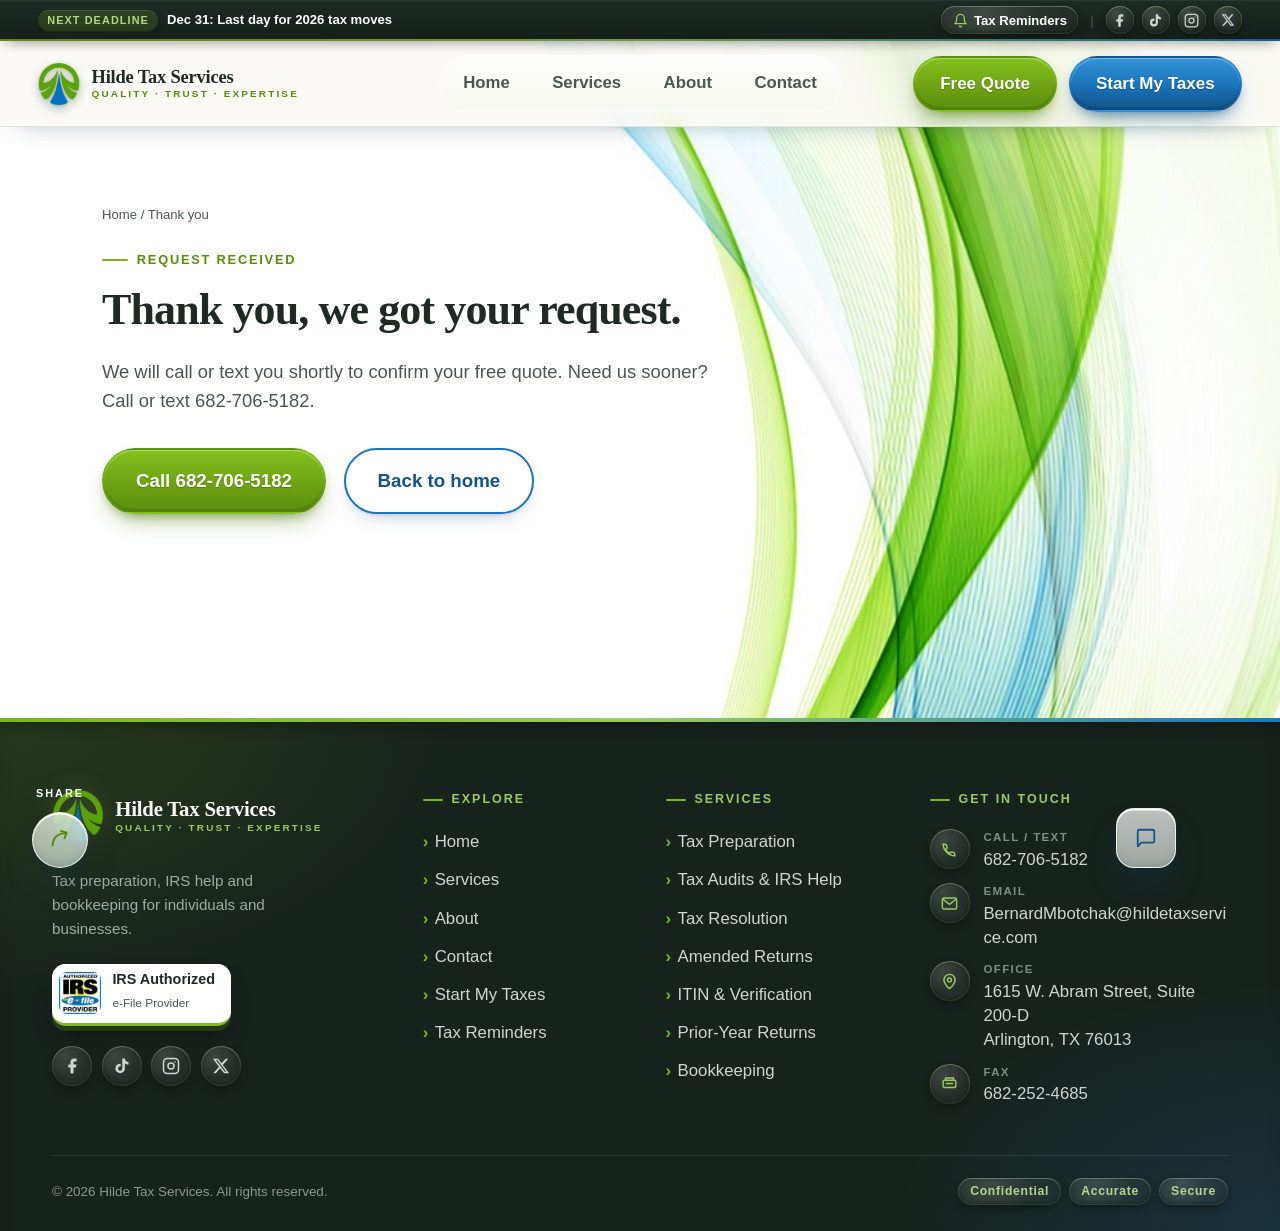
<file: thank-you.html>
<!DOCTYPE html>
<html lang="en">
<head>
<meta charset="UTF-8">
<meta http-equiv="Content-Security-Policy" content="default-src 'self'; script-src 'self'; style-src 'self' 'unsafe-inline' https://fonts.googleapis.com; font-src https://fonts.gstatic.com; img-src 'self' data:; frame-src https://www.google.com; connect-src 'self' https://script.google.com https://script.googleusercontent.com; form-action 'self'; base-uri 'self'; object-src 'none'; upgrade-insecure-requests">
<meta name="referrer" content="strict-origin-when-cross-origin">
<meta name="viewport" content="width=device-width, initial-scale=1">
<title>Thank You | Hilde Tax Services</title>
<meta name="robots" content="noindex">
<link rel="preconnect" href="https://fonts.googleapis.com">
<link rel="preconnect" href="https://fonts.gstatic.com" crossorigin>
<link href="https://fonts.googleapis.com/css2?family=Fraunces:opsz,wght@9..144,500;9..144,600;9..144,700&family=Figtree:wght@400;500;600;700;800&display=swap" rel="stylesheet">
<link rel="stylesheet" href="styles.css">
<link rel="icon" type="image/png" href="assets/logo-mark.png">
<link rel="apple-touch-icon" href="assets/logo-mark.png">
</head>
<body class="page-inner">

<!-- ===== Utility bar ===== -->
<!-- "Next deadline" is filled in by main.js from tax-reminders-data.js; social hrefs are placeholders like the footer's -->
<div class="utility-bar">
  <div class="wrap utility-bar__inner">
    <p class="util-next" hidden></p>
    <nav class="utility-bar__actions" aria-label="Quick links">
      <a href="tax-reminders" class="util-page-link">
        <svg width="15" height="15" viewBox="0 0 24 24" fill="none" stroke="currentColor" stroke-width="2" stroke-linecap="round" stroke-linejoin="round" aria-hidden="true"><path d="M6 8a6 6 0 0 1 12 0c0 7 3 9 3 9H3s3-2 3-9"/><path d="M10.3 21a1.94 1.94 0 0 0 3.4 0"/></svg>
        Tax Reminders
      </a>
      <span class="util-bar__divider" aria-hidden="true">|</span>
      <a href="https://www.facebook.com/hildetaxservices" target="_blank" rel="noopener" class="social-icon" aria-label="Facebook"><svg width="15" height="15" viewBox="0 0 24 24" fill="currentColor" aria-hidden="true"><path d="M18 2h-3a5 5 0 0 0-5 5v3H7v4h3v8h4v-8h3l1-4h-4V7a1 1 0 0 1 1-1h3z"/></svg></a>
      <a href="#tiktok" class="social-icon" aria-label="TikTok"><svg width="15" height="15" viewBox="0 0 24 24" fill="currentColor" aria-hidden="true"><path d="M19.59 6.69a4.83 4.83 0 0 1-3.77-4.25V2h-3.45v13.67a2.89 2.89 0 0 1-2.88 2.5 2.89 2.89 0 0 1-2.89-2.89 2.89 2.89 0 0 1 2.89-2.89c.28 0 .54.04.79.1V9.01a6.34 6.34 0 0 0-.79-.05 6.34 6.34 0 0 0-6.34 6.34 6.34 6.34 0 0 0 6.34 6.34 6.34 6.34 0 0 0 6.33-6.34V8.73a8.17 8.17 0 0 0 4.78 1.52V6.8a4.85 4.85 0 0 1-1.01-.11z"/></svg></a>
      <a href="https://www.instagram.com/hildetaxservices/" target="_blank" rel="noopener" class="social-icon" aria-label="Instagram"><svg width="15" height="15" viewBox="0 0 24 24" fill="none" stroke="currentColor" stroke-width="2" aria-hidden="true"><rect x="2" y="2" width="20" height="20" rx="5"/><circle cx="12" cy="12" r="4"/><circle cx="17.5" cy="6.5" r="1" fill="currentColor" stroke="none"/></svg></a>
      <a href="#twitter" class="social-icon" aria-label="X (Twitter)"><svg width="14" height="14" viewBox="0 0 24 24" fill="currentColor" aria-hidden="true"><path d="M18.244 2.25h3.308l-7.227 8.26 8.502 11.24H16.17l-5.214-6.817L4.99 21.75H1.68l7.73-8.835L1.254 2.25H8.08l4.713 6.231zm-1.161 17.52h1.833L7.084 4.126H5.117z"/></svg></a>
    </nav>
  </div>
</div>

<!-- ===== Header ===== -->
<header class="site-header">
  <div class="wrap">

    <!-- Logo - Far Left -->
    <a href="home"
       class="logo"
       aria-label="Hilde Tax Services home">

      <img
        src="assets/logo-mark.png"
        alt=""
        width="56"
        height="56"
      >

      <span class="logo-text">
        <strong>Hilde Tax Services</strong>
        <span>Quality &middot; Trust &middot; Expertise</span>
      </span>
    </a>

    <!-- Navigation - Center -->
    <nav class="nav" aria-label="Main navigation">
      <a href="home">Home</a>
      <a href="services">Services</a>
      <a href="about">About</a>
      <a href="contact">Contact</a>
    </nav>

    <!-- Free Quote - Far Right -->
    <div class="header-cta">
      <a href="contact#appointment" class="btn btn-primary" data-quote>

        <!--svg
          width="20"
          height="20"
          viewBox="0 0 24 24"
          fill="none"
          stroke="currentColor"
          stroke-width="2"
          stroke-linecap="round"
          stroke-linejoin="round"
          aria-hidden="true"
        >
          <path d="M14 2H6a2 2 0 0 0-2 2v16a2 2 0 0 0 2 2h12a2 2 0 0 0 2-2V8z"/>
          <path d="M14 2v6h6M8 13h8M8 17h8"/>
        </svg-->

        <span>Free Quote</span>
        <!--span class="nav-cta-arrow" aria-hidden="true">&rarr;</span-->
      </a>


      <a href="tax-intake" class="btn btn-tax-intake">
        <span>Start My Taxes</span>
      </a>

    </div>
    <!-- Free Quote - Far Right -->





    <!-- Mobile Menu -->
    <button
      class="menu-toggle"
      type="button"
      aria-label="Open menu"
      aria-expanded="false"
    >
      <span></span>
      <span></span>
      <span></span>
    </button>

  </div>
</header>


<!-- ===== Page hero ===== -->
<section class="hero page-hero">
  <div class="wrap" style="min-height:50vh">
    <div class="crumbs"><a href="home">Home</a> / Thank you</div>
    <span class="eyebrow">Request received</span>
    <h1>Thank you, we got your request.</h1>
    <p class="lede">We will call or text you shortly to confirm your free quote. Need us sooner? Call or text 682-706-5182.</p>
    <div class="hero-actions"><a href="tel:+16827065182" class="btn btn-primary">Call 682-706-5182</a> <a href="home" class="btn btn-ghost">Back to home</a></div>
  </div>
</section>

<footer class="site-footer">
  <div class="wrap">
    <div class="footer-grid">
      <div>
        <a href="home" class="logo" aria-label="Hilde Tax Services home">
          <img src="assets/logo-mark.png" alt="" width="52" height="52">
          <span class="logo-text"><strong>Hilde Tax Services</strong><span>Quality &middot; Trust &middot; Expertise</span></span>
        </a>
        <p>Tax preparation, IRS help and bookkeeping for individuals and businesses.</p>
        <div class="badge-irs">
          <img src="assets/irs-efile-badge.jpg" alt="" width="42" height="42">
          <span><b>IRS Authorized</b><small>e-File Provider</small></span>
        </div>
        <!-- Social links: replace each #placeholder with Hilde's real profile URL (and add target="_blank" rel="noopener noreferrer") -->
        <div class="footer-social" aria-label="Follow us on social media">
          <a href="https://www.facebook.com/hildetaxservices" target="_blank" rel="noopener" class="social-icon" aria-label="Facebook">
            <svg width="18" height="18" viewBox="0 0 24 24" fill="currentColor" aria-hidden="true"><path d="M18 2h-3a5 5 0 0 0-5 5v3H7v4h3v8h4v-8h3l1-4h-4V7a1 1 0 0 1 1-1h3z"/></svg>
          </a>
          <a href="#tiktok" class="social-icon" aria-label="TikTok">
            <svg width="18" height="18" viewBox="0 0 24 24" fill="currentColor" aria-hidden="true"><path d="M19.59 6.69a4.83 4.83 0 0 1-3.77-4.25V2h-3.45v13.67a2.89 2.89 0 0 1-2.88 2.5 2.89 2.89 0 0 1-2.89-2.89 2.89 2.89 0 0 1 2.89-2.89c.28 0 .54.04.79.1V9.01a6.34 6.34 0 0 0-.79-.05 6.34 6.34 0 0 0-6.34 6.34 6.34 6.34 0 0 0 6.34 6.34 6.34 6.34 0 0 0 6.33-6.34V8.73a8.17 8.17 0 0 0 4.78 1.52V6.8a4.85 4.85 0 0 1-1.01-.11z"/></svg>
          </a>
          <a href="https://www.instagram.com/hildetaxservices/" target="_blank" rel="noopener" class="social-icon" aria-label="Instagram">
            <svg width="18" height="18" viewBox="0 0 24 24" fill="none" stroke="currentColor" stroke-width="2" aria-hidden="true"><rect x="2" y="2" width="20" height="20" rx="5"/><circle cx="12" cy="12" r="4"/><circle cx="17.5" cy="6.5" r="1" fill="currentColor" stroke="none"/></svg>
          </a>
          <a href="#twitter" class="social-icon" aria-label="X (Twitter)">
            <svg width="18" height="18" viewBox="0 0 24 24" fill="currentColor" aria-hidden="true"><path d="M18.244 2.25h3.308l-7.227 8.26 8.502 11.24H16.17l-5.214-6.817L4.99 21.75H1.68l7.73-8.835L1.254 2.25H8.08l4.713 6.231zm-1.161 17.52h1.833L7.084 4.126H5.117z"/></svg>
          </a>
        </div>
      </div>
      <div>
        <h4>Explore</h4>
        <ul class="footer-links">
          <li><a href="home">Home</a></li>
          <li><a href="services">Services</a></li>
          <li><a href="about">About</a></li>
          <li><a href="contact">Contact</a></li>
          <li><a href="tax-intake">Start My Taxes</a></li>
          <li><a href="tax-reminders">Tax Reminders</a></li>
        </ul>
      </div>
      <div>
        <h4>Services</h4>
        <ul class="footer-links">
          <li><a href="services#svc-prep">Tax Preparation</a></li>
          <li><a href="services#svc-audits">Tax Audits &amp; IRS Help</a></li>
          <li><a href="services#svc-resolution">Tax Resolution</a></li>
          <li><a href="services#svc-amended">Amended Returns</a></li>
          <li><a href="services#svc-itin">ITIN &amp; Verification</a></li>
          <li><a href="services#svc-prior">Prior-Year Returns</a></li>
          <li><a href="services#svc-bookkeeping">Bookkeeping</a></li>
        </ul>
      </div>
      <div>
        <h4>Get in touch</h4>
        <ul class="footer-contact">
          <li><span class="footer-ic" aria-hidden="true"><svg viewBox="0 0 24 24" fill="none" stroke="currentColor" stroke-width="1.8" stroke-linejoin="round"><path d="M4 5c0 8 7 15 15 15l-1-4-4-1-2 2c-2-1-4-3-5-5l2-2-1-4-4-1z"/></svg></span><span><small>Call / Text</small><a href="tel:+16827065182">682-706-5182</a></span></li>
          <li><span class="footer-ic" aria-hidden="true"><svg viewBox="0 0 24 24" fill="none" stroke="currentColor" stroke-width="1.8" stroke-linecap="round"><rect x="3" y="5" width="18" height="14" rx="2"/><path d="M4 7l8 6 8-6"/></svg></span><span><small>Email</small><a href="mailto:BernardMbotchak@hildetaxservice.com">BernardMbotchak@hildetaxservice.com</a></span></li>
          <li><span class="footer-ic" aria-hidden="true"><svg viewBox="0 0 24 24" fill="none" stroke="currentColor" stroke-width="1.8" stroke-linejoin="round"><path d="M12 21s7-6 7-11a7 7 0 10-14 0c0 5 7 11 7 11z"/><circle cx="12" cy="10" r="2.5"/></svg></span><span><small>Office</small>1615 W. Abram Street, Suite 200-D<br>Arlington, TX 76013</span></li>
          <li><span class="footer-ic" aria-hidden="true"><svg viewBox="0 0 24 24" fill="none" stroke="currentColor" stroke-width="1.8" stroke-linecap="round"><rect x="4" y="8" width="16" height="9" rx="1.5"/><path d="M7 8V5h10v3M8 12h8"/></svg></span><span><small>Fax</small>682-252-4685</span></li>
        </ul>
      </div>
    </div>
    <div class="footer-bottom">
      <span>&copy; <span class="js-year">2026</span> Hilde Tax Services. All rights reserved.</span>
      <span class="footer-values"><span>Confidential</span><span>Accurate</span><span>Secure</span></span>
    </div>
  </div>
</footer>

<script src="tax-reminders-data.js"></script>
<script src="main.js"></script>
</body>
</html>
</file>
<file: styles.css>
/* =========================================================

   Hilde Tax Services - shared stylesheet

   Brand: leaf green + trust blue, warm off-white, slate ink

   Type:  Fraunces (display)  /  Figtree (body)

   ========================================================= */



:root {

  /* Brand */

  --green:        #7CB518;

  --green-deep:   #5C8A0F;

  --green-soft:   #EAF4D7;

  --blue:         #1B75BC;

  --blue-deep:    #145488;

  --blue-soft:    #E3EFF8;



  /* Neutrals */

  --ink:          #1F2A24;

  --ink-soft:     #4A574F;

  --paper:        #FBFAF5;

  --paper-warm:   #F4F1E8;

  --white:        #FFFFFF;

  --line:         #E4E0D4;



  /* Type */

  --display: "Fraunces", Georgia, serif;

  --body:    "Figtree", -apple-system, BlinkMacSystemFont, sans-serif;



  /* Shape */

  --radius:   18px;

  --radius-sm:12px;

  --shadow:   0 18px 40px -22px rgba(20, 84, 136, .35);

  --shadow-sm:0 8px 20px -14px rgba(31, 42, 36, .35);

  --maxw:     1140px;

}



* { box-sizing: border-box; margin: 0; padding: 0; }



html { scroll-behavior: smooth; }



body {

  font-family: var(--body);

  color: var(--ink);

  background: var(--paper);

  line-height: 1.6;

  font-size: 1.05rem;

  -webkit-font-smoothing: antialiased;

  overflow-x: hidden;

}



img { max-width: 100%; display: block; }

a { color: inherit; text-decoration: none; }



h1, h2, h3 { font-family: var(--display); font-weight: 600; line-height: 1.1; letter-spacing: -.02em; color: var(--ink); }

h1 { font-size: clamp(2.4rem, 4.2vw, 2.75rem); }

h2 { font-size: clamp(1.9rem, 3.6vw, 1.25rem); }

h3 { font-size: 1.35rem; letter-spacing: -.01em; }



.wrap { width: 100%; max-width: var(--maxw); margin-inline: auto; /*padding-inline: 1.5rem; */}

.eyebrow {

  display: inline-flex; align-items: center; gap: .55rem;

  font-family: var(--body); font-weight: 700; font-size: .8rem;

  text-transform: uppercase; letter-spacing: .14em; color: var(--green-deep);

}

.eyebrow::before { content: ""; width: 26px; height: 2px; background: var(--green); border-radius: 2px; }

.lede { font-size: 1.15rem; color: var(--ink-soft); max-width: 60ch; }



/* ---------- Buttons ---------- */

.btn {

  display: inline-flex; align-items: center; gap: .5rem;

  font-weight: 700; font-size: 1rem; padding: .85rem 1.5rem;

  border-radius: 999px; border: 2px solid transparent; cursor: pointer;

  transition: transform .18s ease, box-shadow .18s ease, background .18s ease;

}

.btn:hover { transform: translateY(-2px); }

.btn:active { transform: translateY(1px); }

/* Every page uses the home page's raised 3D finish: gradient lit from the top, inner highlight, darker lip, coloured drop shadow */

.btn-primary {

  background: linear-gradient(180deg, #84C11E 0%, #6FA514 50%, #5A8E10 100%);

  color: #fff; text-shadow: 0 1px 1px rgba(40,64,6,.35);

  box-shadow: inset 0 1px 0 rgba(255,255,255,.35), inset 0 -3px 0 rgba(40,70,5,.18), 0 12px 24px -10px rgba(76,120,10,.65), 0 4px 8px -3px rgba(76,120,10,.35);

}

.btn-primary:hover { background: linear-gradient(180deg, #78B418 0%, #63970F 50%, #4F7D0B 100%); color: #fff; }

.btn-blue { background: var(--blue); color: #fff; box-shadow: var(--shadow-sm); }

.btn-blue:hover { background: var(--blue-deep); }

/* "Start My Taxes": blue version of the primary */

.btn-tax-intake {

  background: linear-gradient(180deg, #3294D6 0%, #1B75BC 50%, #145488 100%);

  color: #fff; text-shadow: 0 1px 1px rgba(10,45,80,.4);

  box-shadow: inset 0 1px 0 rgba(255,255,255,.35), inset 0 -3px 0 rgba(8,45,80,.25), 0 12px 24px -10px rgba(20,84,136,.65), 0 4px 8px -3px rgba(20,84,136,.35);

}

.btn-tax-intake:hover { background: linear-gradient(180deg, #2587C9 0%, #1767A6 50%, #104674 100%); color: #fff; }

/* Secondary: white face, blue outline, soft lift */

.btn-ghost {

  background: #fff; color: var(--blue-deep); border-color: var(--blue);

  box-shadow: 0 10px 22px -14px rgba(20,84,136,.5), 0 2px 4px -2px rgba(20,84,136,.2);

}

.btn-ghost:hover { background: var(--blue); color: #fff; }

.btn:focus-visible { outline: 3px solid var(--blue); outline-offset: 3px; }



/* ---------- Tile ----------

   The home service-tile surface, shared by inner-page cards: white face, green-to-blue hairline border, soft blue shadow */

.tile {

  background: linear-gradient(#fff, #fff) padding-box, linear-gradient(135deg, #cfe6ab 0%, #bfe0f3 100%) border-box;

  border: 1.5px solid transparent; border-radius: 16px;

  box-shadow: 0 14px 30px -22px rgba(20,84,136,.45);

}



/* ---------- Logo ---------- */

.logo { display: inline-flex; align-items: center; gap: .7rem; }

.logo img { width: 42px; height: 42px; flex: none; object-fit: contain; }

/* Hover spin, same as the school site's logo: tilt 8deg and grow 8% with a springy overshoot, settle back more gently */
/* Shade: a drop shadow that follows the mark's shape (blue-grey depth plus a hint of green), deeper on hover */
.logo img {
  filter: drop-shadow(0 4px 6px rgba(20,65,91,.28)) drop-shadow(0 1px 1.5px rgba(76,120,10,.35));
  transition: transform .25s ease, filter .25s ease;
}
.logo:hover img {
  transform: rotate(8deg) scale(1.08);
  filter: drop-shadow(0 8px 12px rgba(20,65,91,.34)) drop-shadow(0 2px 3px rgba(76,120,10,.4));
  transition: transform .22s cubic-bezier(.34,1.56,.64,1), filter .22s ease;
}
/* On the dark footer the shade becomes a soft green glow so the mark lifts off the background */
.site-footer .logo img { filter: drop-shadow(0 0 10px rgba(154,203,99,.35)) drop-shadow(0 4px 8px rgba(0,0,0,.5)); }
.site-footer .logo:hover img { filter: drop-shadow(0 0 16px rgba(154,203,99,.5)) drop-shadow(0 6px 10px rgba(0,0,0,.5)); }
@media (prefers-reduced-motion: reduce) { .logo img, .logo:hover img { transition: none; transform: none; } }

.logo-text { display: flex; flex-direction: column; line-height: 1; }

.logo-text strong { font-family: var(--display); font-size: 1.15rem; letter-spacing: -.01em; color: var(--ink); }

.logo-text span { font-size: .62rem; letter-spacing: .22em; text-transform: uppercase; color: var(--green-deep); font-weight: 700; margin-top: 3px; }



/* ---------- Header ---------- */



.site-header {

  position: sticky; top: 0; z-index: 50;

  background: rgba(251,250,245,.88); backdrop-filter: blur(10px);

  border-bottom: 1px solid var(--line);

}

.site-header .wrap { display: flex; align-items: center; justify-content: space-between; padding-block: .85rem; gap: 1rem; }

.nav { display: flex; align-items: center; gap: 2rem; }

.nav a { font-weight: 600; color: var(--ink-soft); position: relative; padding: .25rem 0; }

.nav a::after { content:""; position:absolute; left:0; bottom:-2px; width:0; height:2px; background:var(--green); transition:width .2s ease; }

.nav a:hover, .nav a.active { color: var(--ink); }

.nav a.active::after, .nav a:hover::after { width: 100%; }

/* Desktop: menu items use the mobile tab bar's pill instead of the underline.
   Hover = light green tint; current page = the soft green pill with deep-green text. */
@media (min-width: 901px) {
  .nav { gap: .35rem; }
  .nav a {
    padding: .6rem 1.15rem; border-radius: 999px; -webkit-tap-highlight-color: transparent;
    transition: background .25s ease-out, color .2s ease-out, box-shadow .25s ease-out, transform .2s cubic-bezier(.34,1.56,.64,1);
  }
  .nav a::after { display: none; }
  .nav a:hover { color: var(--green-deep); background: rgba(234,244,215,.7); }
  .nav a:active { transform: scale(.95); }
  .nav a:focus-visible { outline: 3px solid var(--blue); outline-offset: 2px; }
  .nav a.active {
    color: var(--green-deep); font-weight: 800;
    background: linear-gradient(180deg, rgba(234,244,215,.95) 0%, rgba(220,237,190,.9) 100%);
    box-shadow: inset 0 1px 0 rgba(255,255,255,.8), 0 2px 6px -2px rgba(76,120,10,.25);
  }
}
@media (min-width: 901px) and (prefers-reduced-motion: reduce) { .nav a { transition: none; } .nav a:active { transform: none; } }

.header-cta { display: flex; align-items: center; gap: .75rem; }



.menu-toggle { display: none; background: none; border: 0; cursor: pointer; padding: .4rem; }

.menu-toggle span { display: block; width: 24px; height: 2.5px; background: var(--ink); border-radius: 2px; margin: 5px 0; transition: transform .25s ease, opacity .2s ease; transform-origin: center; }

/* Animate hamburger into an X when the menu is open */

.site-header.nav-open .menu-toggle span:nth-child(1) { transform: translateY(7.5px) rotate(45deg); }

.site-header.nav-open .menu-toggle span:nth-child(2) { opacity: 0; }

.site-header.nav-open .menu-toggle span:nth-child(3) { transform: translateY(-7.5px) rotate(-45deg); }



/* ---------- Hero ---------- */

.hero { position: relative; padding: clamp(3rem,7vw,6rem) 0 clamp(3rem,6vw,5rem); overflow: hidden; }

.hero::before {

  content:""; position:absolute; inset:0; z-index:-2;

  background:

    radial-gradient(60% 80% at 88% 0%, var(--blue-soft) 0%, transparent 55%),

    radial-gradient(55% 70% at 0% 100%, var(--green-soft) 0%, transparent 50%),

    var(--paper);

}

/* Wave artwork fixed behind every page, mirrored so the ribbons sit on the right, away from left-aligned text */

body::before {

  content:""; position:fixed; inset:0; z-index:-1; pointer-events:none;

  background: url("assets/hildetaxservices-bg.jpg") left center / cover no-repeat;

  transform: scaleX(-1);

}

body .hero::before { display: none; }

body .section.alt { background: rgba(244,241,232,.55); }

/* Inner pages: wash the artwork out behind content, letting it show at the right edge, as on the home services section */

body.page-inner .section { background: linear-gradient(90deg, rgba(251,250,245,.96) 0%, rgba(251,250,245,.93) 60%, rgba(251,250,245,.35) 100%); }

/* The advance card's blurred glow spills past the card; clip it sideways so phones don't get a horizontal scroll */
body.page-inner .section { overflow-x: clip; }

body.page-inner .section.alt { background: linear-gradient(135deg, #fbfaf5 0%, #f0f7e7 55%, #edf5fb 100%); }

/* .wrap has no side padding of its own above 560px */

body.page-inner .page-hero .wrap, body.page-inner .section .wrap { padding-inline: clamp(1.15rem, 4vw, 2rem); }

body.home .step { background: rgba(255,255,255,.88); padding: 1.2rem 1.4rem 1.4rem; border-radius: 0 0 var(--radius-sm) var(--radius-sm); backdrop-filter: blur(4px); }

/* Hero runs wider than the site column: text pinned left, card pinned right, open space between */

.hero-grid {

  display: grid; grid-template-columns: minmax(0, 46rem) minmax(0, clamp(21rem, 28vw, 27rem));

  justify-content: space-between; gap: clamp(2rem, 4vw, 3.5rem); align-items: center;

  max-width: 1440px; padding-inline: clamp(1.5rem, 4vw, 4rem);

}

.hero h1 span { color: var(--green-deep); }

/* Column is wide enough for the trust row; headline and intro keep a shorter measure */

.hero h1, .hero .lede { max-width: 38rem; }

.hero .lede { margin: 1.4rem 0 2rem; }

.hero-actions { display: flex; gap: .9rem; flex-wrap: wrap; }

/* Home hero buttons match the mockup: icon + label + arrow, raised 3D finish */

.hero .hero-actions { gap: 1.1rem; }

.hero .hero-actions .btn {

  gap: 14px; white-space: nowrap;

  padding: 1rem 2rem; font-size: 1.17rem; /* 18.7px bold counts as large text, so white on green passes AA */

}

.hero .hero-actions .btn svg { flex-shrink: 0; }

.hero .hero-actions .btn span[aria-hidden] { transition: transform .2s ease; }

.hero .hero-actions .btn:hover span[aria-hidden] { transform: translateX(3px); }

/* Primary: green gradient lit from the top, inner highlight along the top edge, darker lip at the bottom, green drop shadow */

.hero .btn-primary {

  background: linear-gradient(180deg, #84C11E 0%, #6FA514 50%, #5A8E10 100%);

  color: #fff; text-shadow: 0 1px 1px rgba(40,64,6,.35);

  box-shadow:

    inset 0 1px 0 rgba(255,255,255,.35),

    inset 0 -3px 0 rgba(40,70,5,.18),

    0 12px 24px -10px rgba(76,120,10,.65),

    0 4px 8px -3px rgba(76,120,10,.35);

}

.hero .btn-primary:hover {

  background: linear-gradient(180deg, #78B418 0%, #63970F 50%, #4F7D0B 100%); color: #fff;

  box-shadow:

    inset 0 1px 0 rgba(255,255,255,.3),

    inset 0 -3px 0 rgba(40,70,5,.2),

    0 18px 30px -12px rgba(76,120,10,.7),

    0 6px 10px -4px rgba(76,120,10,.4);

}

/* Secondary: white face, blue outline, soft lift so it sits on the page like the primary */

.hero .btn-ghost {

  background: #fff; color: var(--blue-deep); border-color: var(--blue);

  box-shadow: 0 10px 22px -14px rgba(20,84,136,.5), 0 2px 4px -2px rgba(20,84,136,.2);

}

.hero .btn-ghost:hover { background: var(--blue); color: #fff; box-shadow: 0 16px 28px -14px rgba(20,84,136,.6); }

.hero .hero-actions .btn:active { transform: translateY(1px); }



/* Trust row: icon beside a figure over a two-line label, divided by hairlines; the three always share one row */

.hero-trust {

  --tg: clamp(12px, 1.7vw, 26px);

  display: flex; align-items: center; gap: var(--tg); margin-top: 2.6rem; flex-wrap: nowrap;

}

.hero-trust > div { display: flex; align-items: center; gap: clamp(8px, 1vw, 14px); min-width: 0; }

.hero-trust > div + div { border-left: 1px solid #dce3df; padding-left: var(--tg); align-self: stretch; }

.hero-trust svg, .hero-trust .trust-badge img { flex-shrink: 0; }

.hero-trust .trust-item svg { width: clamp(30px, 3.3vw, 50px); height: auto; }

.hero-trust .trust-badge img { width: clamp(40px, 4.5vw, 66px); height: auto; object-fit: contain; }

.hero-trust span { display: flex; flex-direction: column; gap: 4px; }

.hero-trust b { font-family: var(--display); font-size: clamp(1.2rem, 2vw, 1.9rem); color: var(--blue-deep); line-height: 1.05; }

/* max-width breaks each label onto two lines, as in the mockup */

.hero-trust small { color: var(--ink-soft); font-size: clamp(.74rem, 1vw, .92rem); letter-spacing: .01em; line-height: 1.35; max-width: 9.6em; }

/* Two columns leave the text too narrow for the buttons and trust row below 1100px, so the hero stacks earlier than the rest of the site */

@media (max-width: 1100px) {

  .hero-grid { grid-template-columns: minmax(0, 1fr); padding-inline: 1.5rem; }

}

@media (max-width: 767px) {

  .hero .hero-actions { flex-direction: column; align-items: stretch; gap: 12px; }

  .hero .hero-actions .btn { width: 100%; }

}

/* Phones: still one row, but each item puts its icon above a centered label */

@media (max-width: 560px) {

  .hero-trust { align-items: stretch; }

  .hero-trust > div { flex: 1 1 0; flex-direction: column; justify-content: flex-start; text-align: center; }

  .hero-trust small { max-width: none; }

}



/* Advance-return callout card */

/* Animated gradient border, ported from hover.dev's "AI gradient animation card":

   a comet-shaped conic gradient circles the card (card background, with ::after

   painting the white interior 2px inside), and ::before is the same gradient blown up,

   blurred and edge-masked so it spills softly inward, clipped back to the card shape. */

@property --spin { syntax: "<angle>"; inherits: false; initial-value: 0deg; }

@keyframes spin { to { --spin: 360deg; } }

.advance-card {

  --comet: conic-gradient(from var(--spin), transparent 0%, #7CB51800 5%, #7CB518 10%, #A6D84A 18%, #5CC0F0 26%, #1B75BC 34%, #145488 42%, #8FD0FF 46%, #8FD0FF00 52%, transparent 56%);

  position: relative; isolation: isolate;

  /* At rest the border runs green to blue; the comet circles on top of it */

  background: var(--comet), linear-gradient(165deg, #7CB518 0%, #A6D84A 30%, #5CC0F0 70%, #1B75BC 100%);

  border-radius: var(--radius); padding: 2rem; box-shadow: var(--shadow);

  animation: spin 3s linear infinite;

  transition: transform .3s ease, box-shadow .3s ease;

}

.advance-card::before,

.advance-card::after { content: ""; position: absolute; pointer-events: none; }

.advance-card::after { inset: 2px; z-index: -1; background: var(--white); border-radius: calc(var(--radius) - 2px); }

.advance-card::before {

  /* 40% bigger on every side, so 1.8x the card; clip-path trims it back to the card box (40/180 = 22.22%) */

  inset: -40%; z-index: 1; background: var(--comet);

  -webkit-mask-image: radial-gradient(ellipse 100% 100% at 50% 50%, transparent 30%, black 80%);

          mask-image: radial-gradient(ellipse 100% 100% at 50% 50%, transparent 30%, black 80%);

  filter: blur(36px); opacity: .85;

  clip-path: inset(22.22% round var(--radius));

}

/* .reveal.in sets transform:none, so the hover lift needs the extra class to win */

.advance-card:hover, .advance-card.reveal:hover { transform: translateY(-4px); box-shadow: 0 28px 60px -28px rgba(20,84,136,.55); }

@media (prefers-reduced-motion: reduce) {

  .advance-card { animation: none; }

  .advance-card:hover, .advance-card.reveal:hover { transform: none; }

}

.advance-card .ribbon {

  position: absolute; top: -18px; left: 1.6rem; display: inline-flex; align-items: center; gap: .45rem;

  background: linear-gradient(180deg, #8CC72A 0%, #7CB518 100%); color: #14250a;

  font-weight: 800; font-size: .84rem; letter-spacing: .14em; text-transform: uppercase;

  padding: .5rem 1.3rem .5rem 1rem; border-radius: 999px;

  box-shadow: inset 0 1px 0 rgba(255,255,255,.35), 0 6px 14px -8px rgba(76,120,10,.6);

}

.advance-card .ribbon svg { width: 17px; height: 17px; color: #fff; }

.advance-card .big { font-family: var(--display); font-weight: 800; font-size: clamp(3.2rem, 4.6vw, 4.3rem); color: var(--green-deep); line-height: 1; letter-spacing: -.02em; margin-top: .5rem; }

.advance-card p { color: var(--ink-soft); }

.advance-card .lead { font-size: 1.15rem; line-height: 1.45; margin: .7rem 0 1.4rem; }

.advance-card .lead strong { color: var(--ink); }

/* Benefit list: soft green disc with a line icon, bold title over a one-line description */

.advance-card ul { list-style: none; display: grid; gap: 1rem; margin: 0 0 1.5rem; }

.advance-card li { display: flex; gap: .9rem; align-items: center; }

.advance-card .adv-icon { flex: none; width: 52px; height: 52px; border-radius: 50%; background: var(--green-soft); color: var(--green-deep); display: grid; place-items: center; }

.advance-card .adv-icon svg { width: 26px; height: 26px; }

.advance-card li > span:last-child { display: flex; flex-direction: column; }

.advance-card li b { color: var(--ink); font-size: .98rem; line-height: 1.3; }

.advance-card li small { color: var(--ink-soft); font-size: .86rem; line-height: 1.4; }

/* CTA: same raised green as the hero button, label centered, chevron in a darker disc at the right */

.advance-card .adv-cta {

  position: relative; width: 100%; justify-content: center; gap: .7rem; white-space: nowrap;

  font-size: 1.17rem; padding: 1rem 3.6rem;

}

.advance-card .adv-cta svg { flex: none; }

.advance-card .adv-chev {

  position: absolute; right: .5rem; top: 50%; transform: translateY(-50%);

  width: 38px; height: 38px; border-radius: 50%; background: rgba(40,70,5,.22);

  display: grid; place-items: center; transition: transform .2s ease;

}

.advance-card .adv-chev svg { width: 18px; height: 18px; }

.advance-card .adv-cta:hover .adv-chev { transform: translate(3px, -50%); }

/* Narrow cards (small laptops, phones): drop the check icon and tighten the padding so the label stays on one line */

.advance-card { container-type: inline-size; }

@container (max-width: 340px) {

  .advance-card .adv-cta { padding: 1rem 3rem 1rem 1rem; }

  .advance-card .adv-cta > svg { display: none; }

  .advance-card .adv-chev { width: 34px; height: 34px; right: .4rem; }

}

.advance-card .fine {

  display: flex; gap: .75rem; align-items: center;

  font-size: .8rem; line-height: 1.45; color: var(--ink-soft);

  margin-top: 1.3rem; padding-top: 1.1rem; border-top: 1px solid #dfe5e1;

}

.advance-card .fine svg { flex: none; width: 24px; height: 24px; }



/* ---------- Section scaffolding ---------- */

.section { padding: clamp(3.5rem,7vw,6rem) 0; }

.section.alt { background: var(--paper-warm); }

.section-head { max-width: 62ch; margin-bottom: 2.6rem; }

.section-head.center { margin-inline: auto; text-align: center; }

.section-head h2 { margin: .6rem 0 .8rem; }

.section-head h2 span, .split h2 span, .contact-grid h2 span { color: var(--green-deep); }

.section-head p { color: var(--ink-soft); font-size: 1.06rem; }

/* Inner-page headings match the home section headings */

body.page-inner .section-head h2, body.page-inner .split h2 { font-size: clamp(2rem, 3.6vw, 3rem); }



/* ---------- Service cards ---------- */

.cards { display: grid; grid-template-columns: repeat(3,1fr); gap: 1.3rem; }

.card {

    background: var(--green-soft);

    border-radius: var(--radius);

    padding: 1.8rem;

    transition: transform 0.2s, box-shadow 0.2s;

}



.card:hover { transform: translateY(-4px); box-shadow: var(--shadow); }

.card .ic {

  width: 52px; height: 52px; border-radius: 14px; display: grid; place-items: center;

  background: var(--green-soft); margin-bottom: 1.1rem;

}

/* Odd one out: span the full row with icon beside the text */

.card-wide { grid-column: 1 / -1; display: flex; gap: 1.3rem; align-items: flex-start; }

.card-wide .ic { flex: none; margin-bottom: 0; }

.card .ic svg { width: 26px; height: 26px; }

.card h3 { margin-bottom: .5rem; }

.card p { color: var(--ink-soft); font-size: .97rem; }



/* ---------- Services: button grid (home) ----------

   Each service is one clickable tile (icon, name, chevron) linking to its section on services.html.

   Flex-wrap with fixed widths so a short last row stays centered: 4 / 3 / 2 / 1 per row. */

.svc-wrap { max-width: 1440px;/* padding-inline: clamp(1.5rem, 4vw, 4rem);*/ }

/* Wash out the fixed wave artwork behind the heading and tiles, letting it show only at the right edge as in the mockup */

body.home .svc-section { background: linear-gradient(90deg, rgba(251,250,245,.96) 0%, rgba(251,250,245,.93) 60%, rgba(251,250,245,.35) 100%); }

.svc-section .section-head { max-width: 46rem; margin-bottom: clamp(3rem, 5vw, 4.5rem); }

.svc-section h2 { font-size: clamp(2rem, 3.6vw, 3rem); margin: .7rem 0 1rem; }

.svc-section h2 span { color: var(--green-deep); }

/* Centered eyebrow gets the rule on both sides */

.eyebrow-center::after { content: ""; width: 26px; height: 2px; background: var(--green); border-radius: 2px; }

.svc-grid { --g: 1.25rem; list-style: none; display: flex; flex-wrap: wrap; justify-content: center; gap: var(--g); }

.svc-grid > li { flex: 0 1 calc((100% - 3 * var(--g)) / 4); display: flex; }

/* Soft green-to-blue hairline border: white padding-box over a gradient border-box */

.svc-btn {

  flex: 1; display: grid; grid-template-columns: auto 1fr auto; align-items: center; gap: 1rem;

  padding: 1.35rem 1.2rem 1.35rem 1.35rem; border-radius: 16px; border: 1.5px solid transparent;

  background: linear-gradient(#fff, #fff) padding-box, linear-gradient(135deg, #cfe6ab 0%, #bfe0f3 100%) border-box;

  box-shadow: 0 14px 30px -22px rgba(20,84,136,.45);

  color: var(--ink); text-decoration: none;

  transition: transform .2s ease, box-shadow .2s ease;

}

.svc-btn:hover { transform: translateY(-4px); box-shadow: 0 22px 40px -22px rgba(20,84,136,.55); }

.svc-btn:focus-visible { outline: 3px solid var(--blue); outline-offset: 3px; }

/* 3D disc: lit from the top left, rim highlight above, inner shade below, green drop shadow; the icon itself casts a small shadow */

.svc-ic {

  width: 60px; height: 60px; border-radius: 50%; color: var(--green-deep); display: grid; place-items: center;

  background: radial-gradient(circle at 32% 28%, #ffffff 0%, #f1f9e4 38%, #dcefbf 75%, #c9e5a2 100%);

  box-shadow:

    inset 0 2px 1px rgba(255,255,255,.9),

    inset 0 -4px 8px rgba(92,138,15,.22),

    0 8px 14px -6px rgba(76,120,10,.45),

    0 2px 4px rgba(76,120,10,.15);

  transition: transform .25s ease, box-shadow .25s ease;

}

.svc-ic svg { width: 28px; height: 28px; filter: drop-shadow(0 1.5px 1px rgba(60,95,8,.3)); }

.svc-btn:hover .svc-ic {

  transform: translateY(-2px) scale(1.06);

  box-shadow:

    inset 0 2px 1px rgba(255,255,255,.9),

    inset 0 -4px 8px rgba(92,138,15,.25),

    0 14px 20px -8px rgba(76,120,10,.5),

    0 3px 6px rgba(76,120,10,.18);

}

.svc-text { display: flex; flex-direction: column; gap: .35rem; min-width: 0; }

.svc-name { font-weight: 800; font-size: 1.06rem; line-height: 1.25; }

/* 3D chevron disc, blue version of the icon disc: top-left light, rim highlight, inner shade, blue drop shadow */

.svc-arrow {

  width: 36px; height: 36px; border-radius: 50%; color: var(--blue); display: grid; place-items: center;

  background: radial-gradient(circle at 32% 28%, #ffffff 0%, #eef5fc 38%, #d6e7f7 75%, #bfd8f0 100%);

  box-shadow:

    inset 0 1.5px 1px rgba(255,255,255,.9),

    inset 0 -3px 6px rgba(27,117,188,.2),

    0 6px 10px -5px rgba(20,84,136,.45),

    0 1.5px 3px rgba(20,84,136,.15);

  transition: transform .2s ease, box-shadow .2s ease;

}

.svc-arrow svg { width: 18px; height: 18px; filter: drop-shadow(0 1px .8px rgba(20,84,136,.3)); }

.svc-btn:hover .svc-arrow {

  transform: translateX(3px) translateY(-1px) scale(1.06);

  box-shadow:

    inset 0 1.5px 1px rgba(255,255,255,.9),

    inset 0 -3px 6px rgba(27,117,188,.24),

    0 10px 14px -6px rgba(20,84,136,.5),

    0 2px 4px rgba(20,84,136,.18);

}

@media (max-width: 1280px) { .svc-grid > li { flex-basis: calc((100% - 2 * var(--g)) / 3); } }

@media (max-width: 860px)  { .svc-grid > li { flex-basis: calc((100% - var(--g)) / 2); } }

@media (max-width: 560px)  {

  .svc-grid > li { flex-basis: 100%; }

  .svc-ic { width: 50px; height: 50px; }

  .svc-ic svg { width: 24px; height: 24px; }

}



/* ---------- Stats row (about) ---------- */

.stats { display: grid; grid-template-columns: repeat(3,1fr); gap: 2rem; text-align: center; }

.stats .feat h3 { font-size: clamp(2.6rem, 4.4vw, 3.4rem); font-weight: 700; color: var(--green-deep); }

.stats .feat:nth-child(2) h3 { color: var(--blue); }

.stats .feat p { color: var(--ink-soft); margin: .6rem auto 0; max-width: 30ch; font-size: .97rem; }



/* ---------- Split (about teaser / cta) ---------- */

.split { display: grid; grid-template-columns: 1fr 1fr; gap: 3rem; align-items: center; }

.split .panel { padding: 2.2rem; }

.split > .advance-card { justify-self: end; width: 100%; max-width: 27rem; }

.profile { display: flex; gap: 1.1rem; align-items: center; margin-bottom: 1.4rem; }

/* Initials sit in the 3D .svc-ic disc */

.profile .avatar { width: 72px; height: 72px; flex: none; font-family: var(--display); font-size: 1.6rem; font-weight: 700; }

.profile h3 { margin-bottom: 2px; }

.profile span { color: var(--green-deep); font-weight: 700; font-size: .9rem; }



/* ---------- Steps ---------- */

.steps { display: grid; grid-template-columns: repeat(3,1fr); gap: 1.5rem; counter-reset: s; }

.step { padding-top: 1rem; border-top: 3px solid var(--green); }

.step .n { counter-increment: s; font-family: var(--display); font-size: 2.4rem; color: var(--blue); line-height:1; }

.step .n::before { content: "0" counter(s); }

.step h3 { margin: .5rem 0 .4rem; }

.step p { color: var(--ink-soft); font-size: .95rem; }



/* ---------- CTA banner ---------- */

/* Light green-to-blue wash, like the home process section, inside the tile hairline */

.cta-banner {

  border-radius: var(--radius); padding: clamp(2.5rem,5vw,3.8rem); text-align: center;

  border: 1.5px solid transparent;

  background: linear-gradient(135deg, #fbfaf5 0%, #f0f7e7 55%, #edf5fb 100%) padding-box, linear-gradient(135deg, #cfe6ab 0%, #bfe0f3 100%) border-box;

  box-shadow: 0 14px 30px -22px rgba(20,84,136,.45);

}

.cta-banner h2 { font-size: clamp(2rem, 3.6vw, 2.8rem); }

.cta-banner h2 span { color: var(--green-deep); }

.cta-banner p { color: var(--ink-soft); max-width: 52ch; margin: .8rem auto 1.8rem; }

.cta-banner .hero-actions { justify-content: center; gap: 1.1rem; }

.cta-banner .btn { padding: 1rem 2rem; font-size: 1.1rem; }



/* ---------- Page hero (inner pages) ----------

   Carries the home .hero class (eyebrow, green-highlight h1, 3D buttons) in a single column, the wave artwork filling the right */

.page-hero { padding: clamp(2.5rem,6vw,5rem) 0 clamp(2.5rem,5vw,4rem); }

.page-hero h1 { margin-top: 1rem; }

.crumbs { font-size: .82rem; color: var(--ink-soft); margin-bottom: 1.1rem; }

.crumbs a:hover { color: var(--green-deep); }



/* ---------- Detailed service list ----------

   Tiles with the home 3D icon disc; flex-wrap keeps the odd last tile centered, as on the home grid */

.svc-list { --g: 1.5rem; display: flex; flex-wrap: wrap; justify-content: center; gap: var(--g); }

.svc-row { flex: 0 1 calc((100% - var(--g)) / 2); scroll-margin-top: 110px; display: grid; grid-template-columns: auto 1fr; gap: 1.2rem; align-items: start; padding: 1.6rem; }

/* Same card as the home .svc-grid tiles: light outline, green bottom edge (blue on every other card), soft icon disc, lift on hover */
.svc-list .svc-row {
  background: linear-gradient(145deg, #ffffff 0%, #f8fcff 100%);
  border: 1px solid #c5e2ea; border-bottom: 3px solid #83b928; border-radius: 16px;
  box-shadow: 0 5px 0 rgba(92,151,24,.10), 0 12px 22px rgba(20,65,91,.08);
  transition: transform .3s ease, box-shadow .3s ease, border-color .3s ease, opacity .6s ease;
}
.svc-list .svc-row:nth-child(even) { border-bottom-color: #1599dc; }
.svc-list .svc-row:hover {
  transform: translateY(-6px); border-color: #8fc85b;
  box-shadow: 0 8px 0 rgba(92,151,24,.10), 0 20px 30px rgba(20,65,91,.15);
}
.svc-list .svc-row:nth-child(even):hover { border-bottom-color: #1599dc; }
.svc-list .svc-ic {
  width: 52px; height: 52px; color: #518b0d;
  background: linear-gradient(145deg, #f1f9e6, #dceec8);
  box-shadow: 0 4px 8px rgba(80,135,15,.18), 0 2px 0 #ffffff;
  transition: transform .3s ease;
}
.svc-list .svc-ic svg { width: 24px; height: 24px; filter: none; }
.svc-list .svc-row:hover .svc-ic { transform: translateY(-3px) scale(1.05); }
@media (prefers-reduced-motion: reduce) {
  .svc-list .svc-row:hover, .svc-list .svc-row:hover .svc-ic { transform: none; }
}
/* Text matches the home tile names: bold Figtree, icon centred beside it */
.svc-list .svc-row { align-items: center; }
.svc-list .svc-row h3 { font-family: var(--body); font-weight: 700; font-size: 1.12rem; line-height: 1.35; letter-spacing: 0; color: #202b25; }

.svc-row h3 { margin: .3rem 0 .45rem; }

.svc-row p { color: var(--ink-soft); font-size: .98rem; }

@media (max-width: 860px) { .svc-row { flex-basis: 100%; } }



/* ---------- About values ---------- */

.values { display: grid; grid-template-columns: repeat(3,1fr); gap: 1.3rem; }

.value { padding: 1.8rem 1.5rem; text-align: center; }

.value .svc-ic { margin: 0 auto 1.1rem; }

.value h3 { font-size: 1.25rem; margin-bottom: .4rem; }

.value p { color: var(--ink-soft); font-size: .95rem; }



/* ---------- Contact ---------- */

.contact-grid { display: grid; grid-template-columns: 1fr 1fr; gap: 2.5rem; align-items: start; }

.info-list { display: grid; gap: 1.1rem; margin: 1.6rem 0; }

.info-item { display: flex; gap: 1rem; align-items: flex-start; }

/* Icons sit in the 3D .svc-ic disc */

.info-item .ic { width: 50px; height: 50px; flex: none; }

.info-item .ic svg { width: 23px; height: 23px; }

.info-item b { display:block; font-family: var(--display); font-size: 1.05rem; }

.info-item span, .info-item a { color: var(--ink-soft); }

.info-item a:hover { color: var(--green-deep); }

.info-item .text-link { color: var(--blue-deep); font-weight: 600; text-decoration: underline; text-underline-offset: 3px; }



.form-card { padding: 2rem; }

.form-card h2 { font-size: 1.7rem; margin-bottom: .3rem; }

.form-card > p { color: var(--ink-soft); margin-bottom: 1.4rem; font-size: .95rem; }

.field { margin-bottom: 1.1rem; }

.field label { display:block; font-weight: 600; font-size: .9rem; margin-bottom: .4rem; }

.field input, .field select, .field textarea {

  width: 100%; font: inherit; font-size: .98rem; padding: .8rem .9rem;

  border: 1.5px solid var(--line); border-radius: var(--radius-sm); background: var(--paper);

  transition: border-color .15s ease, box-shadow .15s ease;

}

.field input:focus, .field select:focus, .field textarea:focus {

  outline: none; border-color: var(--green); box-shadow: 0 0 0 3px var(--green-soft);

}

.field textarea { resize: vertical; min-height: 120px; }

.form-row { display: grid; grid-template-columns: 1fr 1fr; gap: 1rem; }

.form-note { font-size: .8rem; color: var(--ink-soft); margin-top: .8rem; }



/* ---------- Utility bar (above the header, like the school site) ----------
   Dark ink strip matching the footer: next tax deadline on the left, Tax Reminders + social icons on the right */

.utility-bar { background: #18221d; color: rgba(255,255,255,.72); font-size: .82rem; position: relative; z-index: 51; }
.utility-bar::after { content: ""; position: absolute; inset: auto 0 0; height: 2px; background: linear-gradient(90deg, var(--green), #9acb63, var(--blue)); opacity: .7; }
.utility-bar .wrap { max-width: none; padding-inline: clamp(1.15rem, 3vw, 48px); }
.utility-bar__inner { display: flex; align-items: center; justify-content: space-between; gap: 1rem; padding-block: .4rem; min-height: 40px; }
.util-next { margin: 0; min-width: 0; white-space: nowrap; overflow: hidden; text-overflow: ellipsis; }
.util-next__label { display: inline-block; margin-right: .35rem; padding: .12rem .55rem; border-radius: 999px; background: rgba(124,181,24,.18); color: #b5d58d; font-size: .68rem; font-weight: 800; letter-spacing: .1em; text-transform: uppercase; }
.util-next a { color: #fff; font-weight: 600; }
.util-next a:hover { color: #9acb63; text-decoration: underline; text-underline-offset: 3px; }
.utility-bar__actions { display: flex; align-items: center; gap: .5rem; margin-left: auto; flex: none; }
.util-page-link { display: inline-flex; align-items: center; gap: .4rem; color: #fff; font-weight: 700; padding: .2rem .4rem; border-radius: 6px; transition: color .2s ease; }
.util-page-link svg { color: #9acb63; }
.util-page-link:hover { color: #9acb63; }
.util-page-link:focus-visible, .util-next a:focus-visible { outline: 2px solid var(--green); outline-offset: 2px; }
.util-bar__divider { color: rgba(255,255,255,.22); margin-inline: .25rem; user-select: none; }
.utility-bar .social-icon { width: 28px; height: 28px; }
.utility-bar .social-icon:hover { color: #fff; background: linear-gradient(180deg, #84C11E 0%, #6FA514 50%, #5A8E10 100%); }
@media (max-width: 640px) {
  /* Phones: just the reminders link and icons; the deadline lives on the reminders page */
  .util-next { display: none; }
  .utility-bar__actions { margin-inline: auto; }
}

/* ---------- Tax Reminders page ---------- */

.rem-updated { margin-top: 1.1rem; font-size: .9rem; color: var(--ink-soft); }
.rem-updated strong { color: var(--green-deep); }

/* Audience filter: pill buttons */
.rem-filter { display: flex; flex-wrap: wrap; justify-content: center; gap: .5rem; margin-bottom: 2rem; }
.rem-filter__btn {
  font: inherit; font-size: .9rem; font-weight: 700; cursor: pointer; padding: .5rem 1.1rem; border-radius: 999px;
  color: var(--blue-deep); background: #fff; border: 1.5px solid #c5e2ea; transition: background .2s ease, color .2s ease, border-color .2s ease;
}
.rem-filter__btn:hover { border-color: var(--green); }
.rem-filter__btn[aria-pressed="true"] { color: #fff; border-color: transparent; background: linear-gradient(180deg, #84C11E 0%, #6FA514 50%, #5A8E10 100%); box-shadow: 0 6px 12px -6px rgba(76,120,10,.6); }
.rem-filter__btn:focus-visible { outline: 3px solid var(--blue); outline-offset: 2px; }

/* Timeline: month headings, then date rows with a 3D day badge */
.rem-timeline { max-width: 860px; margin-inline: auto; }
.rem-month { font-family: var(--body); font-size: .8rem; font-weight: 800; letter-spacing: .16em; text-transform: uppercase; color: var(--green-deep); margin: 2rem 0 .9rem; display: flex; align-items: center; gap: .6rem; }
.rem-month::after { content: ""; flex: 1; height: 1px; background: #d7e6cc; }
.rem-month:first-child { margin-top: 0; }
.rem-dates { list-style: none; display: grid; gap: .9rem; }
.rem-date {
  display: grid; grid-template-columns: auto 1fr; gap: 1.1rem; align-items: start; padding: 1.2rem 1.3rem;
  background: linear-gradient(145deg, #ffffff 0%, #f8fcff 100%); border: 1px solid #c5e2ea; border-left: 4px solid #83b928; border-radius: 16px;
  box-shadow: 0 5px 0 rgba(92,151,24,.08), 0 12px 22px rgba(20,65,91,.07);
}
.rem-date:nth-child(even) { border-left-color: #1599dc; }
.rem-day {
  width: 64px; height: 64px; border-radius: 16px; display: flex; flex-direction: column; align-items: center; justify-content: center;
  font-family: var(--display); font-size: 1.6rem; font-weight: 700; line-height: 1; color: var(--green-deep);
  background: radial-gradient(circle at 32% 28%, #ffffff 0%, #f1f9e4 45%, #dcefbf 100%);
  box-shadow: inset 0 2px 1px rgba(255,255,255,.9), inset 0 -3px 6px rgba(92,138,15,.18), 0 6px 12px -6px rgba(76,120,10,.45);
}
.rem-day small { font-family: var(--body); font-size: .62rem; font-weight: 800; letter-spacing: .12em; text-transform: uppercase; margin-bottom: .2rem; color: var(--ink-soft); }
.rem-when { font-size: .78rem; font-weight: 700; letter-spacing: .06em; text-transform: uppercase; color: var(--ink-soft); }
.rem-date h4 { font-size: 1.12rem; font-weight: 700; margin: .15rem 0 .35rem; color: #202b25; }
.rem-date p { color: var(--ink-soft); font-size: .96rem; }
.rem-meta { display: flex; flex-wrap: wrap; align-items: center; gap: .4rem .5rem; margin-top: .7rem; }
.rem-chip { padding: .15rem .6rem; border-radius: 999px; font-size: .72rem; font-weight: 800; letter-spacing: .04em; background: var(--green-soft); color: var(--green-deep); }
.rem-chip--employers, .rem-chip--businesses { background: var(--blue-soft); color: var(--blue-deep); }
.rem-chip--texas { background: #fff1d6; color: #8a5a00; }
.rem-source { font-size: .8rem; font-weight: 600; color: var(--blue-deep); text-decoration: underline; text-underline-offset: 3px; }
.rem-source:hover { color: var(--green-deep); }
.rem-meta .rem-source { margin-left: auto; }
.rem-empty { text-align: center; color: var(--ink-soft); }

/* News: two-column cards */
.rem-news-grid { display: grid; grid-template-columns: repeat(2, minmax(0, 1fr)); gap: 1.3rem; }
.rem-news { padding: 1.5rem; display: flex; flex-direction: column; gap: .55rem; background: #fff; border: 1px solid #c5e2ea; border-bottom: 3px solid #83b928; border-radius: 16px; box-shadow: 0 12px 22px rgba(20,65,91,.07); }
.rem-news:nth-child(even) { border-bottom-color: #1599dc; }
.rem-news__top { display: flex; justify-content: space-between; align-items: center; gap: .5rem; font-size: .8rem; color: var(--ink-soft); }
.rem-tag { padding: .2rem .65rem; border-radius: 999px; background: var(--green-soft); color: var(--green-deep); font-size: .72rem; font-weight: 800; letter-spacing: .08em; text-transform: uppercase; }
.rem-news h3 { font-size: 1.2rem; }
.rem-news p { color: var(--ink-soft); font-size: .96rem; }
.rem-news .rem-source { margin-top: auto; padding-top: .3rem; }

/* Law changes: figure-led cards, three across */
.rem-changes { display: grid; grid-template-columns: repeat(3, minmax(0, 1fr)); gap: 1.2rem; }
.rem-change { padding: 1.4rem 1.4rem 1.2rem; display: flex; flex-direction: column; gap: .4rem; background: linear-gradient(145deg, #ffffff 0%, #f8fcff 100%); border: 1px solid #c5e2ea; border-radius: 16px; box-shadow: 0 5px 0 rgba(92,151,24,.08), 0 12px 22px rgba(20,65,91,.07); }
.rem-change .rem-figure { font-family: var(--display); font-size: 2.1rem; font-weight: 700; line-height: 1; color: var(--green-deep); }
.rem-change:nth-child(3n+2) p.rem-figure { color: var(--blue); }
.rem-change h3 { font-family: var(--body); font-size: 1.05rem; font-weight: 700; color: #202b25; }
.rem-change p { color: var(--ink-soft); font-size: .93rem; }
.rem-change .rem-source { margin-top: auto; padding-top: .4rem; }
.rem-disclaimer { max-width: 70ch; margin: 2rem auto 0; text-align: center; font-size: .85rem; color: var(--ink-soft); }

@media (max-width: 900px) {
  .rem-changes { grid-template-columns: repeat(2, minmax(0, 1fr)); }
  .rem-news-grid { grid-template-columns: 1fr; }
}
@media (max-width: 560px) {
  .rem-changes { grid-template-columns: 1fr; }
  .rem-date { grid-template-columns: 1fr; gap: .7rem; padding: 1.1rem; }
  .rem-day { width: auto; height: auto; flex-direction: row; gap: .4rem; padding: .35rem .8rem; border-radius: 999px; font-size: 1.1rem; justify-self: start; }
  .rem-day small { margin: 0; font-size: .7rem; }
  .rem-meta .rem-source { margin-left: 0; }
}

/* ---------- Quote modal (built by main.js) ----------
   Same white face and green-to-blue hairline as the tiles, over a dimmed, blurred page */

html.modal-open { overflow: hidden; }

.quote-modal {
  width: min(560px, calc(100% - 2rem)); max-height: calc(100dvh - 2rem); margin: auto; padding: 2rem 2rem 1.6rem;
  color: var(--ink); border: 1.5px solid transparent; border-radius: 22px; overflow-y: auto; overscroll-behavior: contain;
  background: linear-gradient(#fff, #fff) padding-box, linear-gradient(135deg, #cfe6ab 0%, #bfe0f3 100%) border-box;
  box-shadow: 0 30px 70px -25px rgba(20,65,91,.45);
}
.quote-modal::backdrop { background: rgba(24,34,29,.55); backdrop-filter: blur(4px); }
.quote-modal[open] { animation: quote-in .25s ease; }
@keyframes quote-in { from { opacity: 0; transform: translateY(16px) scale(.98); } to { opacity: 1; transform: none; } }

.quote-modal h2 { font-size: clamp(1.6rem, 4vw, 2rem); padding-right: 2.5rem; }
.quote-modal h2 span { color: var(--green-deep); }
.quote-intro { color: var(--ink-soft); font-size: .95rem; margin: .4rem 0 1.4rem; }
.quote-submit { width: 100%; justify-content: center; padding: 1rem 2rem; font-size: 1.1rem; }

.quote-close {
  position: absolute; top: 1rem; right: 1rem; width: 40px; height: 40px; border-radius: 50%;
  display: grid; place-items: center; cursor: pointer; color: var(--blue-deep);
  background: radial-gradient(circle at 32% 28%, #ffffff 0%, #eef5fc 38%, #d6e7f7 75%, #bfd8f0 100%); border: 0;
  box-shadow: inset 0 1.5px 1px rgba(255,255,255,.9), inset 0 -3px 6px rgba(27,117,188,.2), 0 6px 10px -5px rgba(20,84,136,.45);
  transition: transform .2s ease;
}
.quote-close svg { width: 18px; height: 18px; }
.quote-close:hover { transform: rotate(90deg); }
.quote-close:focus-visible { outline: 3px solid var(--blue); outline-offset: 3px; }

/* Phones: a bottom sheet that fills the width */
@media (max-width: 560px) {
  .quote-modal { width: 100%; max-width: none; max-height: 92dvh; margin: auto 0 0; padding: 1.6rem 1.15rem 1.2rem; border-radius: 22px 22px 0 0; }
  .quote-modal[open] { animation-name: quote-up; }
  @keyframes quote-up { from { transform: translateY(100%); } to { transform: none; } }
}
@media (prefers-reduced-motion: reduce) {
  .quote-modal[open] { animation: none; }
  .quote-close:hover { transform: none; }
}

/* ---------- Floating buttons (built by main.js) ----------
   Share bottom-left; Contact us and Back to top bottom-right. Ported from the school site, recoloured:
   white 3D faces like .btn-ghost, share targets in the raised green of .btn-primary, ink tooltips */

.back-to-top, .chat-fab, .share-fab__btn {
  position: relative; display: flex; align-items: center; justify-content: center; cursor: pointer;
  /* Same frosted glass as the mobile tab bar: the page shows through, blurred */
  color: var(--green-deep);
  background: linear-gradient(180deg, rgba(255,255,255,.72) 0%, rgba(246,250,240,.62) 100%);
  -webkit-backdrop-filter: blur(18px) saturate(1.8); backdrop-filter: blur(18px) saturate(1.8);
  border: 1px solid rgba(255,255,255,.8);
  /* Lifted off the page like the nav: a wide soft drop shadow, a tight contact shadow, a thin dark rim,
     a bright top edge and a soft shade along the bottom inside */
  box-shadow: 0 20px 38px -12px rgba(20,65,91,.45), 0 6px 14px -2px rgba(20,65,91,.18), 0 0 0 1px rgba(20,65,91,.06),
              inset 0 1.5px 0 rgba(255,255,255,.95), inset 0 -6px 12px -6px rgba(20,65,91,.22);
  transition: transform .28s cubic-bezier(.34,1.56,.64,1), box-shadow .28s ease-out, background .25s ease-out, opacity .28s ease-out, visibility .28s;
}
.back-to-top:hover, .chat-fab:hover, .share-fab__btn:hover {
  transform: translateY(-3px) scale(1.04);
  background: linear-gradient(180deg, rgba(234,244,215,.85) 0%, rgba(220,237,190,.75) 100%);
  box-shadow: 0 26px 46px -12px rgba(20,65,91,.5), 0 10px 18px -2px rgba(20,65,91,.2), 0 0 0 1px rgba(20,65,91,.06),
              inset 0 1.5px 0 rgba(255,255,255,.95), inset 0 -6px 12px -6px rgba(20,65,91,.22);
}
@supports not ((backdrop-filter: blur(1px)) or (-webkit-backdrop-filter: blur(1px))) {
  .back-to-top, .chat-fab, .share-fab__btn { background: rgba(255,255,255,.96); }
}
.back-to-top:active, .chat-fab:active, .share-fab__btn:active { transform: translateY(0) scale(.96); transition-duration: .1s; }
.back-to-top:focus-visible, .chat-fab:focus-visible, .share-fab__btn:focus-visible { outline: 3px solid var(--blue); outline-offset: 4px; }

/* Bottom-right pair */
.back-to-top, .chat-fab { position: fixed; bottom: clamp(1rem, 2.5vw, 2rem); z-index: 45; width: 60px; height: 60px; border-radius: 18px; }
.back-to-top { right: clamp(1rem, 2.5vw, 2rem); opacity: 0; visibility: hidden; transform: translateY(12px) scale(.92); }
.back-to-top.is-visible { opacity: 1; visibility: visible; transform: none; }
.back-to-top.is-visible:hover { transform: translateY(-3px) scale(1.04); }
.chat-fab { right: calc(clamp(1rem, 2.5vw, 2rem) + 60px + 12px); color: var(--blue-deep); }
.chat-fab svg { transition: transform .28s cubic-bezier(.34,1.56,.64,1); }
.chat-fab:hover svg { transform: scale(1.1); }
.back-to-top__ring { width: 40px; height: 40px; border-radius: 50%; border: 2px solid rgba(92,138,15,.28); display: grid; place-items: center; transition: border-color .22s ease-out, background .22s ease-out; }
.back-to-top__icon { width: 18px; height: 18px; transition: transform .28s cubic-bezier(.34,1.56,.64,1); }
.back-to-top:hover .back-to-top__ring { border-color: var(--green); background: var(--green-soft); }
.back-to-top:hover .back-to-top__icon { transform: translateY(-2px); }

/* Hover tooltips above the bottom-right pair */
.fab-tip {
  position: absolute; bottom: calc(100% + 10px); pointer-events: none; white-space: nowrap;
  background: var(--ink); color: #fff; font-size: .7rem; font-weight: 700; letter-spacing: .08em; text-transform: uppercase;
  padding: 6px 11px; border-radius: 9px; box-shadow: 0 8px 18px rgba(20,65,91,.25);
  opacity: 0; transform: translateY(6px); transition: opacity .2s ease-out, transform .22s cubic-bezier(.34,1.56,.64,1);
}
.chat-fab .fab-tip { left: 50%; transform: translateX(-50%) translateY(6px); }
.back-to-top .fab-tip { right: 0; }
.chat-fab:hover .fab-tip, .chat-fab:focus-visible .fab-tip { opacity: 1; transform: translateX(-50%); }
.back-to-top:hover .fab-tip, .back-to-top:focus-visible .fab-tip { opacity: 1; transform: none; }

/* Share, bottom-left */
.share-fab {
  position: fixed; left: clamp(1rem, 2.5vw, 2rem); bottom: clamp(1rem, 2.5vw, 2rem); z-index: 45;
  display: flex; flex-direction: column; align-items: center; gap: .5rem; pointer-events: none;
}
.share-fab__menu {
  display: flex; flex-direction: column; gap: 10px; margin-bottom: 6px; pointer-events: none;
  opacity: 0; transform: translateY(8px) scale(.92); transform-origin: 50% 100%;
  transition: opacity .24s cubic-bezier(.45,.05,.25,1), transform .32s cubic-bezier(.34,1.56,.64,1);
}
.share-fab.is-open .share-fab__menu { opacity: 1; transform: none; pointer-events: auto; }
.share-fab__option {
  pointer-events: inherit; position: relative; width: 44px; height: 44px; border-radius: 50%;
  display: flex; align-items: center; justify-content: center; color: #fff;
  background: linear-gradient(180deg, #84C11E 0%, #6FA514 50%, #5A8E10 100%);
  box-shadow: inset 0 1px 0 rgba(255,255,255,.35), inset 0 -3px 0 rgba(40,70,5,.18), 0 10px 20px -8px rgba(76,120,10,.65);
  opacity: 0; transform: scale(.6) translateY(20px);
  transition: transform .36s cubic-bezier(.34,1.56,.64,1), opacity .26s ease-out, background .2s ease;
}
.share-fab.is-open .share-fab__option { opacity: 1; transform: none; }
.share-fab.is-open .share-fab__option:nth-child(1) { transition-delay: 60ms; }
.share-fab.is-open .share-fab__option:nth-child(2) { transition-delay: 100ms; }
.share-fab.is-open .share-fab__option:nth-child(3) { transition-delay: 140ms; }
.share-fab.is-open .share-fab__option:nth-child(4) { transition-delay: 180ms; }
.share-fab.is-open .share-fab__option:nth-child(5) { transition-delay: 220ms; }
.share-fab.is-open .share-fab__option:hover { transform: scale(1.08); transition-delay: 0ms; background: linear-gradient(180deg, #78B418 0%, #63970F 50%, #4F7D0B 100%); }
.share-fab__option:focus-visible { outline: 3px solid var(--blue); outline-offset: 3px; }
.share-fab__option--copied { background: linear-gradient(180deg, #3294D6 0%, #1B75BC 50%, #145488 100%) !important; }
/* Each option's label to its right; reads aria-label, so it shows "Link copied" after copying */
.share-fab__option::after {
  content: attr(aria-label); position: absolute; left: calc(100% + 12px); top: 50%;
  transform: translateY(-50%) translateX(-6px); padding: 7px 11px; border-radius: 8px;
  background: var(--ink); color: #fff; font-size: .78rem; font-weight: 700; line-height: 1; white-space: nowrap;
  box-shadow: 0 6px 16px rgba(20,65,91,.3); opacity: 0; pointer-events: none; transition: opacity .16s ease, transform .16s ease;
}
.share-fab__option:hover::after, .share-fab__option:focus-visible::after { opacity: 1; transform: translateY(-50%); }
.share-fab__btn { pointer-events: auto; width: 56px; height: 56px; border-radius: 50%; }
.share-fab__svg { position: absolute; inset: 0; margin: auto; width: 22px; height: 22px; transition: transform .32s cubic-bezier(.34,1.56,.64,1), opacity .2s ease-out; }
.share-fab__svg--close { opacity: 0; transform: rotate(-90deg) scale(.6); }
.share-fab.is-open .share-fab__svg--share { opacity: 0; transform: rotate(90deg) scale(.6); }
.share-fab.is-open .share-fab__svg--close { opacity: 1; transform: none; }
.share-fab__label { font-size: .68rem; font-weight: 800; letter-spacing: .18em; text-transform: uppercase; color: var(--green-deep); order: 1; margin-bottom: 2px; transition: color .24s ease-out; }
.share-fab__btn { order: 2; } /* the SHARE caption sits above the button, below the pop-up menu */
.share-fab--on-dark .share-fab__label { color: #fff; }

@media (max-width: 640px) {
  .back-to-top, .chat-fab { width: 50px; height: 50px; border-radius: 16px; }
  .chat-fab { right: calc(clamp(1rem, 2.5vw, 2rem) + 50px + 10px); }
  .back-to-top__ring { width: 34px; height: 34px; }
  .back-to-top__icon { width: 16px; height: 16px; }
  .share-fab__btn { width: 48px; height: 48px; }
  .share-fab__option { width: 40px; height: 40px; }
  .share-fab__svg { width: 18px; height: 18px; }
  /* Keep the page's last lines clear of the floating buttons */
  .site-footer { padding-bottom: 5.5rem; }
}
@media (prefers-reduced-motion: reduce) {
  .back-to-top, .chat-fab, .share-fab__btn, .share-fab__menu, .share-fab__option, .share-fab__svg, .back-to-top__icon, .chat-fab svg, .fab-tip, .share-fab__option::after { transition: none; }
  .back-to-top:hover, .back-to-top.is-visible:hover, .chat-fab:hover, .share-fab__btn:hover, .share-fab.is-open .share-fab__option:hover { transform: none; }
  .share-fab.is-open .share-fab__option { transition-delay: 0ms !important; }
}

/* ---------- Mobile tab bar (built by main.js) ----------
   A frosted-glass pill nav, phones and tablets only (900px and below). It replaces the hamburger menu:
   main.js puts it right after the header, and it sticks to the top of the screen while the page
   scrolls under it. The current page's tab sits on a soft green pill. */
.tab-bar { display: none; }
.visually-hidden { position: absolute; width: 1px; height: 1px; overflow: hidden; clip: rect(0 0 0 0); white-space: nowrap; }

@media (max-width: 900px) {
  .tab-bar {
    position: sticky; z-index: 46; top: 10px;
    width: min(calc(100% - 24px), 520px); margin: 10px auto;
    display: grid; grid-template-columns: repeat(5, 1fr); gap: 2px; padding: 6px;
    border-radius: 999px;
    background: linear-gradient(180deg, rgba(255,255,255,.72) 0%, rgba(246,250,240,.62) 100%);
    -webkit-backdrop-filter: blur(18px) saturate(1.8); backdrop-filter: blur(18px) saturate(1.8);
    border: 1px solid rgba(255,255,255,.75);
    box-shadow: 0 18px 40px -14px rgba(20,65,91,.38), 0 4px 12px rgba(20,65,91,.10), inset 0 1px 0 rgba(255,255,255,.9);
  }
  .tab-bar__item {
    position: relative; display: flex; flex-direction: column; align-items: center; justify-content: center; gap: 3px;
    min-height: 56px; padding: 6px 2px; border-radius: 999px;
    color: var(--ink); text-decoration: none; -webkit-tap-highlight-color: transparent;
    transition: background .25s ease-out, color .2s ease-out, transform .2s cubic-bezier(.34,1.56,.64,1);
  }
  .tab-bar__item:active { transform: scale(.94); }
  .tab-bar__item:focus-visible { outline: 3px solid var(--blue); outline-offset: 1px; }
  .tab-bar__icon { position: relative; display: grid; place-items: center; }
  .tab-bar__icon svg { width: 24px; height: 24px; }
  .tab-bar__label { font-family: var(--body); font-size: .72rem; font-weight: 600; line-height: 1; white-space: nowrap; }
  .tab-bar__item.is-active {
    color: var(--green-deep);
    background: linear-gradient(180deg, rgba(234,244,215,.95) 0%, rgba(220,237,190,.9) 100%);
    box-shadow: inset 0 1px 0 rgba(255,255,255,.8), 0 2px 6px -2px rgba(76,120,10,.25);
  }
  .tab-bar__item.is-active .tab-bar__label { font-weight: 800; }
  /* The bar is the menu now: no hamburger, and the logo header scrolls away instead of sticking */
  .site-header { position: relative; }
  .site-header .menu-toggle { display: none; }

  /* Glass lens (main.js): one pill that slides between tabs. At rest it is the soft green pill;
     while moving (.is-moving) it swells past the bar into clear glass with a rainbow rim. */
  .tab-bar__item { z-index: 1; }
  .tab-bar.has-lens .tab-bar__item.is-active { background: none; box-shadow: none; }
  .tab-bar__lens {
    position: absolute; z-index: 0; top: 6px; bottom: 6px; left: 0; width: 0;
    border-radius: 999px; pointer-events: none; opacity: 0;
    transform: translateX(var(--x, 0px)) scale(var(--sx, 1), var(--sy, 1));
    background: linear-gradient(180deg, rgba(234,244,215,.95) 0%, rgba(220,237,190,.9) 100%);
    box-shadow: inset 0 1px 0 rgba(255,255,255,.8), 0 2px 6px -2px rgba(76,120,10,.25);
    transition: transform .5s cubic-bezier(.3,1.35,.5,1), background .3s ease-out, box-shadow .3s ease-out, opacity .2s ease-out;
  }
  .tab-bar__lens.is-shown { opacity: 1; }
  /* Rainbow rim, like light bending at the edge of glass */
  .tab-bar__lens::before {
    content: ""; position: absolute; inset: 0; border-radius: inherit; padding: 2px;
    background: conic-gradient(from 210deg, #ff6a5f, #ffc94a, #9be04a, #3fd0ff, #3b7dff, #b86bff, #ff6a5f);
    -webkit-mask: linear-gradient(#000 0 0) content-box, linear-gradient(#000 0 0);
    -webkit-mask-composite: xor; mask-composite: exclude;
    opacity: 0; filter: blur(.6px); transition: opacity .25s ease-out;
  }
  /* Bright glint along the top inner edge */
  .tab-bar__lens::after {
    content: ""; position: absolute; left: 14%; right: 14%; top: 3px; height: 30%; border-radius: 999px;
    background: linear-gradient(180deg, rgba(255,255,255,.9), rgba(255,255,255,0));
    opacity: 0; transition: opacity .25s ease-out;
  }
  .tab-bar.is-moving .tab-bar__lens {
    --sx: 1.12; --sy: 1.34;
    background: rgba(255,255,255,.22);
    -webkit-backdrop-filter: blur(1.5px) brightness(1.08) saturate(1.8); backdrop-filter: blur(1.5px) brightness(1.08) saturate(1.8);
    box-shadow: inset 0 0 0 1px rgba(255,255,255,.95), inset 0 8px 12px -6px rgba(255,255,255,.95),
                inset 0 -8px 12px -8px rgba(20,65,91,.28), 0 14px 28px -10px rgba(20,65,91,.45);
  }
  .tab-bar.is-moving .tab-bar__lens::before { opacity: .9; }
  .tab-bar.is-moving .tab-bar__lens::after { opacity: 1; }
  /* The tab under the lens looks magnified */
  .tab-bar__icon, .tab-bar__label { transition: transform .35s cubic-bezier(.34,1.56,.64,1); }
  .tab-bar__item.is-lensing .tab-bar__icon { transform: scale(1.18); }
  .tab-bar__item.is-lensing .tab-bar__label { transform: scale(1.1); }

}
@media (max-width: 380px) {
  .tab-bar { width: calc(100% - 16px); padding: 5px; }
  .tab-bar__label { font-size: .64rem; }
  .tab-bar__icon svg { width: 22px; height: 22px; }
}
@supports not ((backdrop-filter: blur(1px)) or (-webkit-backdrop-filter: blur(1px))) {
  .tab-bar { background: rgba(255,255,255,.96); }
}
@media (prefers-reduced-motion: reduce) { .tab-bar__item, .tab-bar__lens, .tab-bar__icon, .tab-bar__label { transition: none; } .tab-bar__item:active { transform: none; } }

.map-embed { border:0; width:100%; height: 280px; border-radius: 16px; margin-top: 1.6rem; filter: saturate(1.05); box-shadow: 0 14px 30px -22px rgba(20,84,136,.45); }



/* ---------- Footer ----------
   Deep ink with a soft green glow and the brand green-to-blue rule on top; icon discs and the IRS chip echo the hero trust row */

.site-footer {
  position: relative; color: #cdd6d0; padding: 4.5rem 0 1.6rem;
  background:
    radial-gradient(60% 90% at 0% 0%, rgba(124,181,24,.16) 0%, transparent 60%),
    radial-gradient(50% 80% at 100% 100%, rgba(27,117,188,.18) 0%, transparent 60%),
    #18221d;
}
.site-footer::before { content: ""; position: absolute; inset: 0 0 auto; height: 4px; background: linear-gradient(90deg, var(--green), #9acb63, var(--blue)); }
.site-footer .wrap { max-width: 1240px; padding-inline: clamp(1.15rem, 4vw, 2rem); }

.footer-grid { display: grid; grid-template-columns: 1.5fr .9fr 1fr 1.4fr; gap: clamp(2rem, 4vw, 3.2rem); }
.site-footer .logo img { width: 52px; height: 52px; }
.site-footer .logo-text strong { color: #fff; font-size: 1.3rem; }
.site-footer .logo-text span { color: #9acb63; }
.site-footer p { color: #9faba4; font-size: .95rem; margin-top: 1.1rem; max-width: 34ch; }

.site-footer h4 {
  display: flex; align-items: center; gap: .55rem; margin-bottom: 1.2rem;
  font-family: var(--body); font-size: .78rem; font-weight: 800; letter-spacing: .16em; text-transform: uppercase; color: #9acb63;
}
.site-footer h4::before { content: ""; width: 20px; height: 2px; border-radius: 2px; background: var(--green); }
.site-footer ul { list-style: none; display: grid; gap: .7rem; }
.site-footer a { transition: color .2s ease; }
.site-footer a:hover { color: #9acb63; }
.site-footer a:focus-visible { outline: 3px solid var(--green); outline-offset: 3px; border-radius: 4px; }

/* Link lists: a small chevron slides in on hover */
.footer-links a { display: inline-flex; align-items: center; gap: .4rem; color: #cdd6d0; }
.footer-links a::before { content: "\203A"; color: var(--green); font-weight: 800; transition: transform .2s ease; }
.footer-links a:hover::before { transform: translateX(3px); }

/* Contact rows: translucent green disc beside the detail */
.footer-contact { gap: 1rem; }
.footer-contact li { display: flex; gap: .85rem; align-items: flex-start; line-height: 1.45; }
.footer-contact small { display: block; font-size: .72rem; font-weight: 700; letter-spacing: .12em; text-transform: uppercase; color: #7f8c84; margin-bottom: .1rem; }
.footer-ic {
  flex: none; width: 40px; height: 40px; border-radius: 50%; display: grid; place-items: center; color: #9acb63;
  background: radial-gradient(circle at 32% 28%, rgba(154,203,99,.28) 0%, rgba(124,181,24,.12) 70%);
  box-shadow: inset 0 1px 0 rgba(255,255,255,.12), inset 0 0 0 1px rgba(154,203,99,.25);
}
.footer-ic svg { width: 19px; height: 19px; }

/* IRS badge: the real e-file mark on a white chip */
.badge-irs {
  display: inline-flex; align-items: center; gap: .7rem; margin-top: 1.4rem;
  background: #fff; color: var(--ink); padding: .45rem 1rem .45rem .45rem; border-radius: 14px;
  box-shadow: 0 10px 24px -14px rgba(0,0,0,.6);
}
.badge-irs img { width: 42px; height: 42px; border-radius: 8px; }
.badge-irs b { display: block; font-size: .9rem; line-height: 1.2; }
.badge-irs small { font-size: .74rem; color: var(--ink-soft); }


.footer-bottom {
  border-top: 1px solid rgba(255,255,255,.1); margin-top: 3rem; padding-top: 1.4rem;
  display: flex; justify-content: space-between; align-items: center; gap: 1rem; flex-wrap: wrap; font-size: .84rem; color: #8b968f;
}
.footer-values { display: inline-flex; gap: .5rem; flex-wrap: wrap; }

/* Social links (ported from the school site): translucent discs that turn raised green on hover */
.footer-social { display: flex; gap: .6rem; margin-top: 1.3rem; }
.social-icon {
  width: 40px; height: 40px; border-radius: 50%; display: grid; place-items: center; color: #cdd6d0;
  background: rgba(255,255,255,.08); box-shadow: inset 0 0 0 1px rgba(154,203,99,.22);
  transition: background .2s ease, color .2s ease, transform .2s ease, box-shadow .2s ease;
}
.site-footer .social-icon:hover {
  color: #fff; transform: translateY(-2px);
  background: linear-gradient(180deg, #84C11E 0%, #6FA514 50%, #5A8E10 100%);
  box-shadow: inset 0 1px 0 rgba(255,255,255,.35), 0 8px 16px -6px rgba(124,181,24,.6);
}
.social-icon:focus-visible { outline: 3px solid var(--green); outline-offset: 3px; }
@media (prefers-reduced-motion: reduce) { .site-footer .social-icon:hover { transform: none; } }

/* Contact page "Follow us": same icons on the light page, as white 3D discs that turn raised green on hover */
.contact-social { display: flex; gap: .55rem; margin-top: .45rem; }
.contact-social .social-icon {
  color: var(--blue-deep); background: linear-gradient(180deg, #ffffff 0%, #f5faf0 100%);
  box-shadow: inset 0 0 0 1px #c5e2ea, 0 6px 12px -6px rgba(20,65,91,.35);
}
.info-item .contact-social a:hover, .contact-social .social-icon:hover {
  color: #fff; transform: translateY(-2px);
  background: linear-gradient(180deg, #84C11E 0%, #6FA514 50%, #5A8E10 100%);
  box-shadow: inset 0 1px 0 rgba(255,255,255,.35), 0 8px 16px -6px rgba(124,181,24,.6);
}
@media (prefers-reduced-motion: reduce) { .contact-social .social-icon:hover { transform: none; } }
.footer-values span { padding: .25rem .75rem; border-radius: 999px; border: 1px solid rgba(154,203,99,.3); color: #b5d58d; font-size: .76rem; font-weight: 700; letter-spacing: .06em; }

@media (max-width: 1100px) and (min-width: 901px) { .footer-grid { grid-template-columns: 1fr 1fr; } }
@media (prefers-reduced-motion: reduce) { .footer-links a::before { transition: none; } }



/* ---------- Reveal animation ---------- */

.reveal { opacity: 0; transform: translateY(22px); transition: opacity .6s ease, transform .6s ease; }

.reveal.in { opacity: 1; transform: none; }



/* ---------- Responsive ---------- */

@media (max-width: 900px) {

  .split, .contact-grid { grid-template-columns: 1fr; }

  body::before { opacity: .35; }

  .cards, .stats, .steps, .values { grid-template-columns: 1fr 1fr; }

  .footer-grid { grid-template-columns: 1fr 1fr; }



  /* Header collapses to logo + hamburger; nav and CTAs slide into a drawer */

  .site-header .wrap { flex-wrap: wrap; position: relative; }

  .logo { order: 0; }

  .menu-toggle { display: block; order: 1; margin-left: auto; }

  .nav { order: 2; }

  .header-cta { order: 3; }

  .nav, .header-cta {

    display: none; flex-basis: 100%; width: 100%;

  }

  .site-header.nav-open .nav,

  .site-header.nav-open .header-cta { display: flex; }

  .site-header.nav-open .nav {

    flex-direction: column; align-items: stretch; gap: .25rem;

    margin-top: .9rem; padding-top: .9rem; border-top: 1px solid var(--line);

  }

  .site-header.nav-open .nav a { padding: .65rem .25rem; font-size: 1.05rem; }

  .site-header.nav-open .nav a::after { display: none; }

  .site-header.nav-open .header-cta {

    flex-direction: column; align-items: stretch; gap: .6rem;

    margin-top: .4rem; padding-bottom: .6rem;

  }

  /* Show the ghost (Call) button inside the mobile drawer and let CTAs fill width */

  .site-header.nav-open .header-cta .btn { display: inline-flex; width: 100%; justify-content: center; }

}

@media (max-width: 560px) {

  .cards, .stats, .steps, .values, .form-row, .footer-grid { grid-template-columns: 1fr; }



  /* Tighter rhythm + comfortable tap targets on phones */

  body { font-size: 1rem; }

  .wrap { padding-inline: 1.15rem; }

  .logo img { width: 36px; height: 36px; }

  .logo-text strong { font-size: 1.02rem; }

  .hero-actions { flex-direction: column; align-items: stretch; }

  .hero-actions .btn { width: 100%; justify-content: center; }

  .advance-card, .form-card, .split .panel { padding: 1.5rem; }

  .advance-card { padding-inline: 1.25rem; }

  /* Service cards keep the icon beside the name, just smaller */
  .svc-row { gap: .9rem; padding: 1.2rem 1.1rem; }

  .svc-list .svc-ic { width: 44px; height: 44px; }

  .svc-list .svc-ic svg { width: 21px; height: 21px; }

  .svc-list .svc-row { align-items: start; }

  .cta-banner .hero-actions .btn { width: 100%; }

  .cta-banner { padding: 2rem 1.25rem; }

  /* Shorter gaps between sections; the inner-page hero hands straight into the first section */
  .section { padding: 2.75rem 0; }

  .page-hero { padding: 2rem 0 1.25rem; }

  /* Footer: brand and contact full width, the two link lists side by side */
  .footer-grid { grid-template-columns: 1fr 1fr; gap: 2rem 1.25rem; }

  .footer-grid > :first-child, .footer-grid > :last-child { grid-column: 1 / -1; }

  .footer-links a { font-size: .92rem; }

  .site-footer { padding-top: 3rem; }

  .footer-bottom { margin-top: 2rem; }

}

@media (max-width: 380px) {

  /* Keep the logo + hamburger on one line on the smallest phones */

  .logo-text span { display: none; }

}





/* =========================================

   HILDE TAX SERVICES - 7 SERVICE CARDS

   Single Row + Subtle 3D

\========================================= */



/* Service Grid */

.svc-grid {

  display: grid;

  grid-template-columns: repeat(7, minmax(0, 1fr));

  gap: 12px;

  width: 100%;

  max-width: 100%;

  margin: 0 auto;

  padding: 12px 0 24px;

  list-style: none;

  perspective: 1200px;

}



/* Reset previous card positioning */

.svc-grid > li,

.svc-grid > li:nth-child(n) {

  grid-column: auto;

  grid-row: auto;

  min-width: 0;

  margin: 0;

  padding: 0;

}



/* 3D Service Card */

.svc-grid .svc-btn {

  position: relative;

  display: flex;

  align-items: center;

  gap: 9px;



  width: 100%;

  min-width: 0;

  min-height: 105px;

  padding: 14px 10px;



  background: linear-gradient(

    145deg,

    #ffffff 0%,

    #f8fcff 100%

  );



  border: 1px solid #c5e2ea;

  border-bottom: 3px solid #83b928;

  border-radius: 16px;



  text-decoration: none;

  color: #202b25;



  box-shadow:

    0 5px 0 rgba(92, 151, 24, 0.10),

    0 12px 22px rgba(20, 65, 91, 0.08);



  transform: translateY(0);

  transition:

    transform 0.3s ease,

    box-shadow 0.3s ease,

    border-color 0.3s ease;

}



/* Alternate blue accents */

.svc-grid > li:nth-child(even) .svc-btn {

  border-bottom-color: #1599dc;

}



/* Subtle 3D Hover */

.svc-grid .svc-btn:hover {

  transform: translateY(-6px);



  box-shadow:

    0 8px 0 rgba(92, 151, 24, 0.10),

    0 20px 30px rgba(20, 65, 91, 0.15);



  border-color: #8fc85b;

}



/* Circular Icon */

.svc-grid .svc-ic {

  display: flex;

  align-items: center;

  justify-content: center;



  width: 42px;

  height: 42px;

  flex: 0 0 42px;



  border-radius: 50%;

  background: linear-gradient(

    145deg,

    #f1f9e6,

    #dceec8

  );



  color: #518b0d;



  box-shadow:

    0 4px 8px rgba(80, 135, 15, 0.18),

    0 2px 0 #ffffff;



  transition: transform 0.3s ease;

}



.svc-grid .svc-ic svg {

  width: 21px;

  height: 21px;

}



/* Icon Hover */

.svc-grid .svc-btn:hover .svc-ic {

  transform: translateY(-3px) scale(1.05);

}



/* Service Text */

/*

.svc-grid .svc-text {

  display: flex;

  align-items: center;

  flex: 1 1 auto;

  min-width: 0;

  padding-right: 19px;

}*/





.svc-grid .svc-text {

  display: flex;

  align-items: center;

  justify-content: center;

  flex: 1 1 auto;

  min-width: 0;

  padding-right: 24px;

  text-align: center;

}



.svc-grid .svc-name {

  font-size: 16px;

  font-weight: 700;

  line-height: 1.4;

  color: #202b25;

  text-align: center;

}



/* Arrow */

.svc-grid .svc-arrow {

  position: absolute;

  right: 7px;

  top: 50%;

  transform: translateY(-50%);



  display: flex;

  align-items: center;

  justify-content: center;



  width: 24px;

  height: 24px;



  border-radius: 50%;

  background: #eaf4ff;

  color: #0879c4;



  box-shadow: 0 3px 6px rgba(0, 100, 170, 0.15);



  transition:

    transform 0.3s ease,

    background 0.3s ease;

}



.svc-grid .svc-arrow svg {

  width: 14px;

  height: 14px;

}



/* Arrow Hover */

.svc-grid .svc-btn:hover .svc-arrow {

  transform: translate(2px, -50%);

  background: #d8edff;

}



/* Keyboard Accessibility */

.svc-grid .svc-btn:focus-visible {

  outline: 3px solid #0879c4;

  outline-offset: 4px;

}



/* =========================================
   RESPONSIVE - WRAPPING ROWS
   Below 1400px the seven tiles wrap onto rows (4, then 3, then 2 across) instead of
   scrolling sideways; flex-wrap + centering keeps a short last row in the middle.
========================================= */
@media (max-width: 1399px) {
  .svc-grid {
    display: flex;
    flex-wrap: wrap;
    justify-content: center;
    gap: 14px;
    overflow: visible;
    padding: 12px clamp(1rem, 3vw, 2.5rem) 24px; /* keep the tiles off the screen edges */
  }
  .svc-grid > li,
  .svc-grid > li:nth-child(n) {
    flex: 0 1 calc((100% - 3 * 14px) / 4);
  }
}
@media (max-width: 1100px) {
  .svc-grid > li,
  .svc-grid > li:nth-child(n) { flex-basis: calc((100% - 2 * 14px) / 3); }
}
@media (max-width: 760px) {
  .svc-grid > li,
  .svc-grid > li:nth-child(n) { flex-basis: calc((100% - 14px) / 2); }
  .svc-grid .svc-name { font-size: 14px; }
}

/* Phones: stack the tiles as a list instead of a sideways scroller */
@media (max-width: 560px) {
  .svc-grid { flex-direction: column; overflow: visible; gap: 10px; padding: 4px 0 12px; }
  .svc-grid > li,
  .svc-grid > li:nth-child(n) { flex: none; }
  .svc-grid .svc-btn { min-height: 72px; padding: 12px 14px; }
  .svc-grid .svc-text { justify-content: flex-start; text-align: left; padding-right: 36px; }
  .svc-grid .svc-name { font-size: 15px; text-align: left; }
}

/* Reduced Motion */

@media (prefers-reduced-motion: reduce) {

  .svc-grid .svc-btn,

  .svc-grid .svc-ic,

  .svc-grid .svc-arrow {

    transition: none;

  }



  .svc-grid .svc-btn:hover,

  .svc-grid .svc-btn:hover .svc-ic {

    transform: none;

  }

}





/* =========================================

   HILDE TAX SERVICES - MEET OUR TEAM

\========================================= */



.hilde-team {

  position: relative;

  padding: 90px 24px 100px;



  background: linear-gradient(

    135deg,

    #ffffff 0%,

    #f8fbf3 65%,

    #eef9e8 100%

  );



  overflow: hidden;

  isolation: isolate;

}



.hilde-team *,

.hilde-team *::before,

.hilde-team *::after {

  box-sizing: border-box;

}



/* Subtle green background accent */

.hilde-team::before {

  content: "";

  position: absolute;

  right: -150px;

  top: -150px;



  width: 550px;

  height: 550px;



  background: radial-gradient(

    circle,

    rgba(120, 185, 20, 0.12),

    transparent 70%

  );



  z-index: -1;

}



/* Container */

.hilde-team-container {

  max-width: 1250px;

  margin: 0 auto;

}



/* =========================================

   HEADING

\========================================= */



.hilde-team-heading {

  max-width: 760px;

  margin-bottom: 45px;

}



.hilde-team-eyebrow {

  display: inline-block;



  color: #528b0e;

  font-size: 13px;

  font-weight: 700;

  letter-spacing: 1.5px;

  text-transform: uppercase;



  margin-bottom: 12px;

}



.hilde-team-heading h2 {

  font-family: Georgia, serif;

  font-size: clamp(34px, 4vw, 52px);

  line-height: 1.15;



  color: #202b25;

  margin: 0 0 18px;

}



.hilde-team-heading h2 span {

  color: #528b0e;

}



.hilde-team-heading p {

  color: #59636b;

  font-size: 17px;

  line-height: 1.6;

  margin: 0;

}



/* =========================================

   TEAM GRID

\========================================= */



.hilde-team-grid {

  display: grid;

  grid-template-columns: repeat(3, minmax(0, 1fr));

  gap: 32px;

  align-items: start;

}



/* =========================================

   3D TEAM CARD

\========================================= */



.hilde-team-card {

  min-width: 0;

  margin: 0;



  transform: translateY(0);

  transition: transform 0.35s ease;

}



.hilde-team-card:hover {

  transform: translateY(-7px);

}



/* Portrait */

.hilde-team-photo {

  position: relative;

  width: 100%;

  aspect-ratio: 4 / 4.5;



  overflow: hidden;

  border-radius: 16px;



  background: #e9f2e2;



  border: 1px solid #d3e8c7;

  border-bottom: 4px solid #7ab914;



  box-shadow:

    0 6px 0 rgba(104, 166, 20, 0.10),

    0 18px 30px rgba(20, 65, 91, 0.12);



  transition:

    box-shadow 0.35s ease,

    border-color 0.35s ease;

}



.hilde-team-card:nth-child(even)

.hilde-team-photo {

  border-bottom-color: #168bd5;

}



.hilde-team-photo img {

  width: 100%;

  height: 100%;

  display: block;



  object-fit: cover;

  object-position: center 25%;



  transition: transform 0.5s ease;

}



/* Placeholder until the team photo exists: initials in the 3D disc, name, "coming soon".
   The photo sits on top of it; main.js adds .is-missing when the image fails to load */
.hilde-team-placeholder {
  position: absolute; inset: 0; display: flex; flex-direction: column; align-items: center; justify-content: center; gap: .6rem;
  padding: 1rem; text-align: center;
  background: radial-gradient(70% 60% at 50% 35%, #ffffff 0%, #f1f9e4 55%, #e3f0d2 100%);
}
.hilde-team-placeholder .ph-initials {
  width: 104px; height: 104px; border-radius: 50%; display: grid; place-items: center;
  font-family: var(--display); font-size: 2.4rem; font-weight: 700; color: var(--green-deep);
  background: radial-gradient(circle at 32% 28%, #ffffff 0%, #f1f9e4 38%, #dcefbf 75%, #c9e5a2 100%);
  box-shadow: inset 0 2px 1px rgba(255,255,255,.9), inset 0 -5px 10px rgba(92,138,15,.22), 0 12px 20px -8px rgba(76,120,10,.45);
}
.hilde-team-card:nth-child(even) .ph-initials { color: var(--blue); }
.hilde-team-placeholder .ph-name { font-family: var(--display); font-size: 1.35rem; font-weight: 600; color: var(--ink); margin-top: .4rem; }
.hilde-team-placeholder .ph-note { font-size: .78rem; font-weight: 700; letter-spacing: .12em; text-transform: uppercase; color: var(--ink-soft); }
.hilde-team-photo img { position: relative; z-index: 1; }
.hilde-team-photo.is-missing img { display: none; }

/* Photo hover */

.hilde-team-card:hover .hilde-team-photo {

  box-shadow:

    0 10px 0 rgba(104, 166, 20, 0.10),

    0 26px 40px rgba(20, 65, 91, 0.18);

}



.hilde-team-card:hover .hilde-team-photo img {

  transform: scale(1.035);

}



/* =========================================

   MEMBER DETAILS

\========================================= */



.hilde-team-info {

  padding: 24px 4px 0;

}



.hilde-team-info h3 {

  font-family: Arial, sans-serif;

  font-size: 21px;

  font-weight: 700;

  line-height: 1.3;



  color: #202b25;

  margin: 0 0 7px;

}



.hilde-team-info p {

  font-size: 15px;

  font-weight: 600;

  line-height: 1.5;



  color: #528b0e;

  margin: 0;

}



/* =========================================

   ABOUT TEAM BUTTON

\========================================= */



.hilde-team-action {

  display: flex;

  justify-content: center;

  margin-top: 55px;

}



.hilde-team-btn {

  display: inline-flex;

  align-items: center;

  justify-content: center;

  gap: 16px;



  padding: 15px 28px;



  border: 2px solid #0879c4;

  border-radius: 40px;



  background: #ffffff;

  color: #075b98;



  font-size: 15px;

  font-weight: 700;

  text-decoration: none;



  box-shadow: 0 6px 14px rgba(0, 88, 150, 0.10);



  transition:

    transform 0.3s ease,

    box-shadow 0.3s ease,

    background 0.3s ease;

}



.hilde-team-btn:hover {

  transform: translateY(-3px);

  background: #f1f9ff;

  box-shadow: 0 10px 20px rgba(0, 88, 150, 0.16);

}



.hilde-team-btn:focus-visible {

  outline: 3px solid #0879c4;

  outline-offset: 4px;

}



/* =========================================

   TABLET

\========================================= */



@media (max-width: 1023px) {

  .hilde-team {

    padding: 70px 24px;

  }



  .hilde-team-grid {

    gap: 20px;

  }



  .hilde-team-info h3 {

    font-size: 18px;

  }

}



/* =========================================

   MOBILE

\========================================= */



@media (max-width: 639px) {

  .hilde-team {

    padding: 60px 18px;

  }



  .hilde-team-heading {

    margin-bottom: 32px;

  }



  .hilde-team-heading h2 {

    font-size: 36px;

  }



  .hilde-team-heading p {

    font-size: 15px;

  }



  .hilde-team-grid {

    grid-template-columns: 1fr;

    gap: 36px;

  }



  .hilde-team-photo {

    aspect-ratio: 4 / 4;

  }



  .hilde-team-info {

    padding-top: 18px;

  }



  .hilde-team-action {

    margin-top: 40px;

  }

}



/* =========================================

   REDUCED MOTION

\========================================= */



@media (prefers-reduced-motion: reduce) {

  .hilde-team-card,

  .hilde-team-photo,

  .hilde-team-photo img,

  .hilde-team-btn {

    transition: none;

  }



  .hilde-team-card:hover,

  .hilde-team-card:hover .hilde-team-photo img,

  .hilde-team-btn:hover {

    transform: none;

  }

}



/* ==========================================

   HILDE TAX SERVICES - PROCESS DIAGRAM

\========================================== */



.hilde-process {

  position: relative;

  overflow: hidden;

  padding: 90px 24px 100px;

  background: linear-gradient(

    135deg,

    #fbfaf5 0%,

    #f0f7e7 55%,

    #edf5fb 100%

  );

}



.hilde-process .wrap {

  max-width: 1150px;

}



.hilde-process .section-head {

  max-width: 700px;

  margin: 0 auto 60px;

  text-align: center;

}



.hilde-process h2 {

  font-family: var(--display);

  font-size: clamp(34px, 4vw, 50px);

}



.hilde-process h2 span {

  color: var(--green-deep);

}



.hilde-process .section-head p {

  margin-top: 12px;

  font-size: 17px;

  color: var(--ink-soft);

}



/* Diagram Layout */

.process-flow {

  position: relative;

  display: grid;

  grid-template-columns: repeat(3, minmax(0, 1fr));

  gap: 38px;

  align-items: start;

}



/* Connecting Line */

.process-flow::before {

  content: "";

  position: absolute;

  top: 65px;

  left: 16.66%;

  right: 16.66%;

  height: 3px;

  background: linear-gradient(

    90deg,

    var(--green),

    #9acb63,

    var(--blue)

  );

  z-index: 0;

}



/* Individual Step */

.process-step {

  position: relative;

  z-index: 1;

  text-align: center;

  padding: 0 12px;

  transition: transform 0.3s ease;

}



.process-step:hover {

  transform: translateY(-8px);

}



/* 3D Circular Icons */

.process-icon {

  display: grid;

  place-items: center;



  width: 130px;

  height: 130px;

  margin: 0 auto 24px;

  border-radius: 50%;



  color: var(--green-deep);



  background: radial-gradient(

    circle at 30% 25%,

    #fff 0%,

    #f1f9e4 40%,

    #d5edb6 100%

  );



  border: 5px solid #fff;



  box-shadow:

    inset 0 3px 4px rgba(255,255,255,.9),

    inset 0 -7px 12px rgba(92,138,15,.17),

    0 15px 25px -12px rgba(76,120,10,.4),

    0 5px 10px rgba(31,42,36,.08);



  transition:

    transform 0.3s ease,

    box-shadow 0.3s ease;

}



.process-icon svg {

  width: 54px;

  height: 54px;

  filter: drop-shadow(

    0 2px 2px rgba(76,120,10,.15)

  );

}



/* Blue Final Step */

.process-step:last-child .process-icon {

  color: var(--blue);

  background: radial-gradient(

    circle at 30% 25%,

    #fff 0%,

    #eef6fd 40%,

    #cce4f6 100%

  );

}



.process-step:hover .process-icon {

  transform: scale(1.08);

  box-shadow:

    inset 0 3px 4px rgba(255,255,255,.9),

    inset 0 -7px 12px rgba(92,138,15,.17),

    0 22px 35px -12px rgba(76,120,10,.45);

}



/* Step Numbers */

.process-number {

  display: inline-block;

  margin-bottom: 8px;

  font-size: 13px;

  font-weight: 800;

  letter-spacing: 2px;

  color: var(--green-deep);

}



.process-step:last-child .process-number {

  color: var(--blue);

}



/* Text */

.process-step h3 {

  margin-bottom: 8px;

  font-family: var(--display);

  font-size: 27px;

  color: var(--ink);

}



.process-step p {

  font-size: 15px;

  color: var(--ink-soft);

}



/* CTA */

.process-action {

  display: flex;

  justify-content: center;

  margin-top: 55px;

}



.process-action .btn-primary {

  gap: 14px;

  padding: 16px 34px;

  font-size: 17px;



  background: linear-gradient(

    180deg,

    #84C11E 0%,

    #6FA514 50%,

    #5A8E10 100%

  );



  color: #fff;



  box-shadow:

    inset 0 1px 0 rgba(255,255,255,.35),

    inset 0 -3px 0 rgba(40,70,5,.18),

    0 12px 24px -10px rgba(76,120,10,.65);

}



.process-action .btn-primary:hover {

  background: linear-gradient(

    180deg,

    #78B418,

    #63970F,

    #4F7D0B

  );

  color: #fff;

}



.process-action .btn-primary span:last-child {

  transition: transform 0.2s ease;

}



.process-action .btn-primary:hover span:last-child {

  transform: translateX(4px);

}



/* ==========================================

   TABLET

\========================================== */



@media (max-width: 900px) {

  .process-flow {

    gap: 15px;

  }



  .process-icon {

    width: 105px;

    height: 105px;

  }



  .process-icon svg {

    width: 44px;

    height: 44px;

  }



  .process-flow::before {

    top: 52px;

  }



  .process-step h3 {

    font-size: 23px;

  }

}



/* ==========================================

   MOBILE

\========================================== */



@media (max-width: 600px) {

  .hilde-process {

    padding: 65px 20px;

  }



  .hilde-process .section-head {

    margin-bottom: 40px;

  }



  .process-flow {

    grid-template-columns: 1fr;

    gap: 35px;

  }



  .process-flow::before {

    top: 55px;

    bottom: 55px;

    left: 52px;

    right: auto;

    width: 3px;

    height: auto;



    background: linear-gradient(

      180deg,

      var(--green),

      var(--blue)

    );

  }



  .process-step {

    display: grid;

    grid-template-columns: 105px 1fr;

    grid-template-rows: auto auto auto;

    column-gap: 20px;

    align-items: center;

    text-align: left;

    padding: 0;

  }



  .process-icon {

    grid-column: 1;

    grid-row: 1 / 4;

    width: 105px;

    height: 105px;

    margin: 0;

  }



  .process-number {

    grid-column: 2;

    grid-row: 1;

  }



  .process-step h3 {

    grid-column: 2;

    grid-row: 2;

    margin-bottom: 0;

  }



  .process-step p {

    grid-column: 2;

    grid-row: 3;

  }



  .process-action {

    margin-top: 45px;

  }



  .process-action .btn-primary {

    width: 100%;

    justify-content: center;

  }

}



@media (prefers-reduced-motion: reduce) {

  .process-step,

  .process-icon,

  .process-action .btn-primary span:last-child {

    transition: none;

  }



  .process-step:hover,

  .process-step:hover .process-icon,

  .process-action .btn-primary:hover span:last-child {

    transform: none;

  }

}





/* ==========================================

   START MY TAXES - 3D HERO BUTTON

\========================================== */



.hero .hero-actions .btn-tax-intake {

  display: inline-flex;

  align-items: center;

  justify-content: center;



  padding: 1rem 2rem;

  min-height: 60px;



  font-family: var(--body);

  font-size: 1.17rem;

  font-weight: 700;

  line-height: 1.4;

  white-space: nowrap;



  border: 2px solid transparent;

  border-radius: 999px;



  /* Hilde blue 3D gradient */

  background: linear-gradient(

    180deg,

    #3294D6 0%,

    #1B75BC 50%,

    #145488 100%

  );



  color: #ffffff;



  text-shadow: 0 1px 1px rgba(10, 45, 80, 0.4);



  /* Raised 3D effect */

  box-shadow:

    inset 0 1px 0 rgba(255,255,255,0.35),

    inset 0 -3px 0 rgba(8,45,80,0.25),

    0 12px 24px -10px rgba(20,84,136,0.65),

    0 4px 8px -3px rgba(20,84,136,0.35);



  transition:

    transform 0.2s ease,

    box-shadow 0.2s ease,

    background 0.2s ease;

}



/* Hover */

.hero .hero-actions .btn-tax-intake:hover {

  transform: translateY(-3px);



  background: linear-gradient(

    180deg,

    #2587C9 0%,

    #1767A6 50%,

    #104674 100%

  );



  color: #ffffff;



  box-shadow:

    inset 0 1px 0 rgba(255,255,255,0.3),

    inset 0 -3px 0 rgba(8,45,80,0.3),

    0 18px 30px -12px rgba(20,84,136,0.7),

    0 6px 10px -4px rgba(20,84,136,0.4);

}



/* Pressed effect */

.hero .hero-actions .btn-tax-intake:active {

  transform: translateY(1px);



  box-shadow:

    inset 0 2px 5px rgba(8,45,80,0.25),

    0 3px 6px rgba(20,84,136,0.25);

}



/* Keyboard accessibility */

.hero .hero-actions .btn-tax-intake:focus-visible {

  outline: 3px solid var(--green);

  outline-offset: 4px;

}



@media (prefers-reduced-motion: reduce) {

  .hero .hero-actions .btn-tax-intake {

    transition: none;

  }



  .hero .hero-actions .btn-tax-intake:hover,

  .hero .hero-actions .btn-tax-intake:active {

    transform: none;

  }

}







/* Ensure both hero CTAs have consistent 3D height */
.hero .hero-actions .btn-primary,
.hero .hero-actions .btn-tax-intake { min-height: 60px; justify-content: center; }



/* ===== Header: Left Logo / Center Nav / Right CTAs ===== */

@media (min-width: 1201px) {
  .site-header > .wrap {
    display: grid;
    grid-template-columns: minmax(0, 1fr) auto minmax(0, 1fr);
    align-items: center;
    gap: 24px;
    max-width: none;
    width: 100%;
    padding: 14px clamp(20px, 3vw, 48px);
  }

  .site-header .logo {
    justify-self: start;
  }

  .site-header .nav {
    justify-self: center;
  }

  .site-header .header-cta {
    justify-self: end;
  }
}

/* Keep both buttons together on the right */
.site-header .header-cta {
  display: flex;
  align-items: center;
  justify-content: flex-end;
  gap: 12px;
}

/* Shared button dimensions */
.site-header .header-cta .btn {
  display: inline-flex;
  align-items: center;
  justify-content: center;
  min-height: 56px;
  padding: 15px 25px;
  border: 2px solid transparent;
  border-radius: 999px;
  font-family: var(--body);
  font-size: 17px;
  font-weight: 700;
  line-height: 1.3;
  white-space: nowrap;
  color: #fff;
  transition:
    transform .2s ease,
    box-shadow .2s ease,
    background .2s ease;
}

/* Free Quote: green 3D */
.site-header .header-cta .btn-primary {
  background: linear-gradient(
    180deg,
    #84C11E 0%,
    #6FA514 50%,
    #5A8E10 100%
  );

  box-shadow:
    inset 0 1px 0 rgba(255,255,255,.35),
    inset 0 -3px 0 rgba(40,70,5,.18),
    0 12px 24px -10px rgba(76,120,10,.65),
    0 4px 8px -3px rgba(76,120,10,.35);
}

/* Start My Taxes: blue 3D */
.site-header .header-cta .btn-tax-intake {
  background: linear-gradient(
    180deg,
    #3294D6 0%,
    #1B75BC 50%,
    #145488 100%
  );

  box-shadow:
    inset 0 1px 0 rgba(255,255,255,.35),
    inset 0 -3px 0 rgba(8,45,80,.25),
    0 12px 24px -10px rgba(20,84,136,.65),
    0 4px 8px -3px rgba(20,84,136,.35);
}

/* Hover effects */
.site-header .header-cta .btn:hover {
  transform: translateY(-3px);
  color: #fff;
}

.site-header .header-cta .btn-primary:hover {
  background: linear-gradient(
    180deg, #78B418, #63970F, #4F7D0B
  );
}

.site-header .header-cta .btn-tax-intake:hover {
  background: linear-gradient(
    180deg, #2587C9, #1767A6, #104674
  );

  box-shadow:
    inset 0 1px 0 rgba(255,255,255,.3),
    inset 0 -3px 0 rgba(8,45,80,.3),
    0 18px 30px -12px rgba(20,84,136,.7);
}

/* Smaller desktop: fit both buttons */
@media (min-width: 901px) and (max-width: 1200px) {
  /* .wrap has no side padding here, so the logo and buttons would touch the screen edges */
  .site-header > .wrap {
    padding-inline: clamp(16px, 3vw, 32px);
  }
  .site-header .header-cta {
    gap: 8px;
  }

  .site-header .header-cta .btn {
    min-height: 46px;
    padding: 11px 14px;
    font-size: 14px;
  }
}

/* Mobile: preserve existing navigation behavior */
@media (max-width: 900px) {
  .site-header:not(.nav-open) .header-cta {
    display: none;
  }

  .site-header.nav-open .header-cta {
    display: flex;
    flex-direction: column;
    align-items: stretch;
    width: 100%;
  }

  .site-header.nav-open .header-cta .btn {
    width: 100%;
  }
}

@media (prefers-reduced-motion: reduce) {
  .site-header .header-cta .btn {
    transition: none;
  }

  .site-header .header-cta .btn:hover {
    transform: none;
  }
}


/* ---------- 3D depth layer ----------
   Brings the flat cards up to the raised look the home service tiles (.svc-grid) and reminder dates
   already use: white-to-ice face, light blue-grey outline, a coloured ledge along the bottom
   (green, blue on every other card), a short "ledge" shadow plus a soft drop shadow, and a lift on hover
   for cards that sit in a grid. Big containers with forms in them stay put (no hover lift). */
:root {
  --card-face: linear-gradient(145deg, #ffffff 0%, #f8fcff 100%);
  --card-rim: 1px solid #c5e2ea;
  --card-shadow: 0 5px 0 rgba(92,151,24,.10), 0 12px 22px rgba(20,65,91,.08), inset 0 1px 0 #fff;
  --card-shadow-up: 0 8px 0 rgba(92,151,24,.10), 0 20px 30px rgba(20,65,91,.15), inset 0 1px 0 #fff;
}

/* Raised cards: about values, about panel, contact form, intake panel + sidebar, about stats */
.tile, .stats .feat {
  background: var(--card-face);
  border: var(--card-rim); border-bottom: 3px solid #83b928; border-radius: 16px;
  box-shadow: var(--card-shadow);
}
.stats .feat { padding: 1.8rem 1.4rem; }
.values .value:nth-child(even), .stats .feat:nth-child(even) { border-bottom-color: #1599dc; }

/* Cards in a grid lift toward you on hover */
.value, .stats .feat, .rem-news, .rem-change, .rem-date {
  transition: transform .3s ease, box-shadow .3s ease, border-color .3s ease, opacity .6s ease;
}
.value:hover, .stats .feat:hover, .rem-news:hover, .rem-change:hover, .rem-date:hover {
  transform: translateY(-6px); box-shadow: var(--card-shadow-up);
}
.rem-date:hover { transform: translateY(-4px); }
/* The icon disc inside a lifting card rises a little more, like it sits on top of it */
.value .svc-ic { transition: transform .3s ease; }
.value:hover .svc-ic { transform: translateY(-3px) scale(1.05); }

/* Reminder news and law-change cards get the same ledge shadow */
.rem-news, .rem-change { box-shadow: var(--card-shadow); }
.rem-change { border-bottom: 3px solid #83b928; }
.rem-change:nth-child(even) { border-bottom-color: #1599dc; }

/* Call-to-action banner: keeps its tinted face, gains the rim, ledge and shadow */
.cta-banner {
  border: var(--card-rim); border-bottom: 4px solid #83b928;
  background: linear-gradient(135deg, #fbfaf5 0%, #f0f7e7 55%, #edf5fb 100%);
  box-shadow: 0 6px 0 rgba(92,151,24,.10), 0 18px 34px rgba(20,65,91,.12), inset 0 1px 0 #fff;
}

/* Map: framed like a photo print sitting on the page */
.map-embed {
  border: 6px solid #fff; border-bottom-width: 8px;
  box-shadow: 0 0 0 1px #c5e2ea, 0 6px 0 rgba(92,151,24,.10), 0 18px 30px rgba(20,65,91,.14);
}

/* Form fields: pressed into the card (inner shade at the top), so the raised card around them reads as 3D */
.field input, .field select, .field textarea {
  background: #fff;
  box-shadow: inset 0 2px 4px rgba(20,65,91,.08), inset 0 -1px 0 rgba(255,255,255,.9);
}
.field input:focus, .field select:focus, .field textarea:focus {
  box-shadow: inset 0 2px 4px rgba(20,65,91,.06), 0 0 0 3px var(--green-soft);
}

@media (prefers-reduced-motion: reduce) {
  .value:hover, .stats .feat:hover, .rem-news:hover, .rem-change:hover, .rem-date:hover, .value:hover .svc-ic { transform: none; }
}

/* ---------- 3D depth: utility bar, header nav, footer ----------
   Same idea on the chrome around the pages. On the dark utility bar and footer, controls are dark
   raised discs/pills (lit top edge, shaded bottom, drop shadow) that turn raised green on hover.
   The light header casts a soft shadow onto the page, and on desktop the menu sits in a raised
   frosted track like the mobile tab bar, with the current page on a raised green pill. */
:root {
  --dark-raised: radial-gradient(circle at 32% 25%, rgba(255,255,255,.16) 0%, rgba(255,255,255,.06) 55%, rgba(255,255,255,.03) 100%);
  --dark-raised-shadow: inset 0 1px 0 rgba(255,255,255,.18), inset 0 -2px 4px rgba(0,0,0,.35), inset 0 0 0 1px rgba(154,203,99,.22), 0 4px 10px -3px rgba(0,0,0,.55);
  --green-raised: linear-gradient(180deg, #84C11E 0%, #6FA514 50%, #5A8E10 100%);
  --green-raised-shadow: inset 0 1px 0 rgba(255,255,255,.35), inset 0 -2px 0 rgba(40,70,5,.25), 0 8px 16px -6px rgba(124,181,24,.6);
}

/* Utility bar: a lit top edge and a shadow that falls onto the header below */
.utility-bar {
  background: linear-gradient(180deg, #1e2a24 0%, #151e19 100%);
  box-shadow: inset 0 1px 0 rgba(255,255,255,.06), 0 6px 14px -6px rgba(0,0,0,.45);
}
.utility-bar .social-icon, .site-footer .social-icon {
  background: var(--dark-raised); box-shadow: var(--dark-raised-shadow);
}
.utility-bar .social-icon:hover, .site-footer .social-icon:hover {
  color: #fff; transform: translateY(-2px); background: var(--green-raised); box-shadow: var(--green-raised-shadow);
}
.util-next__label {
  box-shadow: inset 0 1px 0 rgba(255,255,255,.14), inset 0 -1px 2px rgba(0,0,0,.3), 0 2px 5px -1px rgba(0,0,0,.45);
}
.util-page-link {
  padding: .22rem .7rem; border-radius: 999px; background: var(--dark-raised); box-shadow: var(--dark-raised-shadow);
  transition: color .2s ease, background .2s ease, box-shadow .2s ease, transform .2s ease;
}
.util-page-link:hover { color: #fff; transform: translateY(-1px); background: var(--green-raised); box-shadow: var(--green-raised-shadow); }
.util-page-link:hover svg { color: #fff; }

/* Header: casts a soft shadow onto the page and keeps a bright bottom edge */
.site-header { box-shadow: inset 0 -1px 0 rgba(255,255,255,.7), 0 12px 26px -18px rgba(20,65,91,.45); }

@media (min-width: 901px) {
  /* The menu sits in a raised frosted track, like the mobile tab bar */
  .site-header .nav {
    padding: .3rem; border-radius: 999px;
    background: linear-gradient(180deg, rgba(255,255,255,.78) 0%, rgba(246,250,240,.66) 100%);
    -webkit-backdrop-filter: blur(14px) saturate(1.6); backdrop-filter: blur(14px) saturate(1.6);
    border: 1px solid rgba(255,255,255,.8);
    /*box-shadow: 0 0 0 1px rgba(20,65,91,.06), 0 10px 24px -12px rgba(20,65,91,.35), 0 3px 8px -2px rgba(20,65,91,.10),
                inset 0 1.5px 0 #fff, inset 0 -4px 8px -4px rgba(20,65,91,.16);*/
  }
  .nav a:hover {
    background: #fff;
    box-shadow: inset 0 1px 0 #fff, 0 0 0 1px #dbeaf0, 0 4px 10px -4px rgba(20,65,91,.25);
    transform: translateY(-1px);
  }
  .nav a.active {
    box-shadow: inset 0 1.5px 0 rgba(255,255,255,.9), inset 0 -3px 5px -2px rgba(76,120,10,.22),
                0 0 0 1px rgba(124,181,24,.25), 0 3px 0 rgba(92,151,24,.18), 0 8px 14px -6px rgba(76,120,10,.35);
  }
  .nav a.active:hover { transform: translateY(-1px); }
}

/* Footer: shaded where it tucks under the page, raised icon discs, IRS chip and value chips */
.site-footer { box-shadow: inset 0 18px 26px -18px rgba(0,0,0,.55); }
.footer-ic { background: var(--dark-raised); box-shadow: var(--dark-raised-shadow); }
.badge-irs {
  border-bottom: 3px solid #83b928;
  box-shadow: inset 0 1px 0 #fff, 0 5px 0 rgba(92,151,24,.25), 0 14px 26px -12px rgba(0,0,0,.7);
}
.footer-values span {
  border: 0; background: var(--dark-raised); box-shadow: var(--dark-raised-shadow);
}

@media (prefers-reduced-motion: reduce) {
  .utility-bar .social-icon:hover, .util-page-link:hover, .nav a:hover, .nav a.active:hover { transform: none; }
}

/* Services card-deck shuffle (main.js): cards stay hidden until the list scrolls into view and the deal starts */
.svc-list.is-deck .svc-row { opacity: 0; }

/* ---------- Quote modal: same 3D + glass language ----------
   The panel is a raised card (white-to-ice face, rim, green ledge, ledge + drop shadow); the page behind
   is frosted glass instead of a dark dim; the close button is a frosted glass disc like the floating
   buttons; it opens with the tab bar's springy bubble motion. Fields are already inset via .field. */
.quote-modal {
  background: var(--card-face);
  border: var(--card-rim); border-bottom: 4px solid #83b928;
  box-shadow: 0 8px 0 rgba(92,151,24,.12), 0 40px 80px -24px rgba(20,65,91,.55), 0 12px 24px -8px rgba(20,65,91,.18), inset 0 1px 0 #fff;
}
.quote-modal::backdrop {
  background: rgba(24,34,29,.28);
  -webkit-backdrop-filter: blur(10px) saturate(1.4); backdrop-filter: blur(10px) saturate(1.4);
}
.quote-modal[open] { animation: quote-pop .45s cubic-bezier(.3,1.35,.5,1); }
@keyframes quote-pop { from { opacity: 0; transform: translateY(24px) scale(.92); } 60% { opacity: 1; } to { opacity: 1; transform: none; } }

.quote-close {
  color: var(--green-deep);
  background: linear-gradient(180deg, rgba(255,255,255,.72) 0%, rgba(246,250,240,.62) 100%);
  -webkit-backdrop-filter: blur(18px) saturate(1.8); backdrop-filter: blur(18px) saturate(1.8);
  border: 1px solid rgba(255,255,255,.8);
  box-shadow: 0 10px 20px -8px rgba(20,65,91,.45), 0 3px 8px -2px rgba(20,65,91,.18), 0 0 0 1px rgba(20,65,91,.08),
              inset 0 1.5px 0 rgba(255,255,255,.95), inset 0 -5px 10px -5px rgba(20,65,91,.25);
  transition: transform .28s cubic-bezier(.34,1.56,.64,1), background .25s ease-out, box-shadow .25s ease-out;
}
.quote-close:hover {
  transform: rotate(90deg) scale(1.06);
  background: linear-gradient(180deg, rgba(234,244,215,.9) 0%, rgba(220,237,190,.8) 100%);
}

@media (max-width: 560px) {
  /* Bottom sheet: the ledge goes on the top edge, where the sheet meets the page */
  .quote-modal { border-bottom: 0; border-top: 4px solid #83b928; box-shadow: 0 -8px 0 rgba(92,151,24,.12), 0 -24px 60px -20px rgba(20,65,91,.5), inset 0 1px 0 #fff; }
  .quote-modal[open] { animation: quote-up .45s cubic-bezier(.3,1.15,.5,1); }
}
@media (prefers-reduced-motion: reduce) {
  .quote-modal[open] { animation: none; }
  .quote-close:hover { transform: none; }
}

/* Long email address: let it break instead of pushing past its column on narrow screens */
.footer-contact a, .footer-contact span, .info-item a, .info-item span { overflow-wrap: anywhere; }
</file>
<file: tax-intake.css>
/* Tax intake questionnaire. Loads after styles.css, which supplies the header, footer, hero, buttons,
   .tile surface, .svc-ic icon disc and form fields; everything here is scoped to .intake */

.intake { --line: #e4e9de; }

.intake .layout { display: grid; grid-template-columns: 270px minmax(0, 1fr); gap: 1.6rem; align-items: start; }
/* Let the sideways-scrolling step list shrink instead of stretching the column on phones */
.intake .layout > * { min-width: 0; }

/* Checklist: numbered discs, current step in the raised 3D green, finished steps in the soft green disc */
.intake .sidebar { padding: 1.7rem 1.4rem; position: sticky; top: 110px; }
.intake .sidebar h2 { font-size: 1.45rem; margin-bottom: 1.1rem; }
.intake .sidebar ol { list-style: none; }
.intake .sidebar li { display: flex; align-items: center; gap: .75rem; padding: .6rem 0; color: #7d8a7e; font-weight: 700; }
.intake .sidebar li span { display: grid; place-items: center; width: 34px; height: 34px; flex: none; border-radius: 50%; background: #eef1eb; color: #6a796b; font-size: .9rem; }
.intake .sidebar li.current { color: var(--green-deep); }
.intake .sidebar li.current span {
  background: linear-gradient(180deg, #84C11E 0%, #6FA514 50%, #5A8E10 100%); color: #fff;
  box-shadow: inset 0 1px 0 rgba(255,255,255,.35), inset 0 -2px 0 rgba(40,70,5,.18), 0 6px 12px -4px rgba(76,120,10,.55);
}
.intake .sidebar li.done { color: var(--ink-soft); }
.intake .sidebar li.done span {
  background: radial-gradient(circle at 32% 28%, #ffffff 0%, #f1f9e4 38%, #dcefbf 75%, #c9e5a2 100%); color: var(--green-deep);
  box-shadow: inset 0 -2px 4px rgba(92,138,15,.2), 0 4px 8px -4px rgba(76,120,10,.45);
}
.intake .help { margin-top: 1.6rem; padding-top: 1.1rem; border-top: 1px solid var(--line); font-size: .9rem; color: var(--ink-soft); }
.intake .help a { color: var(--blue-deep); font-weight: 700; text-decoration: underline; text-underline-offset: 3px; }

.intake .panel { padding: clamp(1.4rem, 4vw, 2.6rem); }
.intake .progresshead { display: flex; justify-content: space-between; font-size: .75rem; font-weight: 800; letter-spacing: .12em; color: var(--green-deep); }
.intake .track { height: 7px; border-radius: 10px; background: #edf1e7; overflow: hidden; margin: .75rem 0 2rem; }
.intake #bar { height: 100%; width: 16.67%; background: linear-gradient(90deg, var(--green), var(--blue)); transition: width .3s; }

.intake .screenhead { display: flex; gap: 1rem; align-items: center; margin-bottom: .6rem; }
.intake .stepicon { width: 56px; height: 56px; flex: none; }
.intake .stepicon svg { width: 26px; height: 26px; }
.intake .screenhead h2 { font-size: clamp(1.6rem, 2.6vw, 2rem); }
.intake .hint { color: var(--ink-soft); margin-bottom: 1.5rem; }

/* Fields reuse the contact-form inputs from styles.css */
.intake .fields { display: grid; grid-template-columns: 1fr 1fr; gap: 1.1rem; }
.intake .field { margin: 0; min-width: 0; }
.intake .wide { grid-column: 1 / -1; }
/* Legal name: first, middle, last on one row */
.intake .group .namehint { margin: -.4rem 0 .9rem; }
.intake .fields.name3 { grid-template-columns: repeat(3, 1fr); }
.intake .group:has(.name3) { padding-top: 0; margin-bottom: 1.2rem; }
.intake .field textarea { min-height: 90px; }

/* Yes / No questions */
.intake .group { padding: 1.2rem 0; border-bottom: 1px solid var(--line); }
.intake .group:last-child { border: 0; }
.intake .group-title { font-weight: 700; margin-bottom: .75rem; }
/* Choice pills use the desktop header nav's design (styles.css: ".nav a" and the "3D depth: utility bar, header nav,
   footer" section): the options sit in a raised frosted track; hover = white lifted pill; selected = the raised soft-green
   pill with deep-green text. Keep the two in sync if the nav changes. */
.intake .options {
  display: inline-flex; flex-wrap: wrap; gap: .35rem; padding: .3rem; border-radius: 999px;
  background: linear-gradient(180deg, rgba(255,255,255,.78) 0%, rgba(246,250,240,.66) 100%);
  border: 1px solid rgba(255,255,255,.8);
/*  box-shadow: 0 0 0 1px rgba(20,65,91,.06), 0 10px 24px -12px rgba(20,65,91,.35), 0 3px 8px -2px rgba(20,65,91,.10),
              inset 0 1.5px 0 #fff, inset 0 -4px 8px -4px rgba(20,65,91,.16); */
}
.intake .choice { position: relative; }
.intake .choice input { position: absolute; opacity: 0; width: 1px; height: 1px; }
.intake .choice span {
  display: inline-block; padding: .6rem 1.15rem; border-radius: 999px; cursor: pointer;
  color: var(--ink-soft); font-weight: 600; -webkit-tap-highlight-color: transparent;
  transition: background .25s ease-out, color .2s ease-out, box-shadow .25s ease-out, transform .2s cubic-bezier(.34,1.56,.64,1);
}
.intake .choice span:hover {
  color: var(--green-deep); background: #fff;
  box-shadow: inset 0 1px 0 #fff, 0 0 0 1px #dbeaf0, 0 4px 10px -4px rgba(20,65,91,.25);
  transform: translateY(-1px);
}
.intake .choice span:active { transform: scale(.95); }
.intake .choice input:checked + span {
  color: var(--green-deep); font-weight: 800;
  background: linear-gradient(180deg, rgba(234,244,215,.95) 0%, rgba(220,237,190,.9) 100%);
  box-shadow: inset 0 1.5px 0 rgba(255,255,255,.9), inset 0 -3px 5px -2px rgba(76,120,10,.22),
              0 0 0 1px rgba(124,181,24,.25), 0 3px 0 rgba(92,151,24,.18), 0 8px 14px -6px rgba(76,120,10,.35);
}
.intake .choice input:checked + span:hover { transform: translateY(-1px); }
.intake .choice input:focus-visible + span { outline: 3px solid var(--blue); outline-offset: 2px; }
@media (prefers-reduced-motion: reduce) {
  .intake .choice span { transition: none; }
  .intake .choice span:hover, .intake .choice span:active, .intake .choice input:checked + span:hover { transform: none; }
}

.intake .dependent { padding: 1.1rem; border-radius: 14px; margin: 1rem 0; background: #f7fbf2; }
.intake .dependenthead { display: flex; justify-content: space-between; align-items: center; margin-bottom: .8rem; }
/* "+ Add a dependent" and "Remove" (dependents and uploaded files) use the same nav pill as the choices above:
   the raised soft-green pill, a lift on hover, a press-in on click. Remove keeps a red tint so it still reads as destructive. */
.intake .smallbtn {
  border: 0; padding: .6rem 1.15rem; border-radius: 999px; font: inherit; font-weight: 800; cursor: pointer;
  color: var(--green-deep); -webkit-tap-highlight-color: transparent;
  background: linear-gradient(180deg, rgba(234,244,215,.95) 0%, rgba(220,237,190,.9) 100%);
  box-shadow: inset 0 1.5px 0 rgba(255,255,255,.9), inset 0 -3px 5px -2px rgba(76,120,10,.22),
              0 0 0 1px rgba(124,181,24,.25), 0 3px 0 rgba(92,151,24,.18), 0 8px 14px -6px rgba(76,120,10,.35);
  transition: background .25s ease-out, color .2s ease-out, box-shadow .25s ease-out, transform .2s cubic-bezier(.34,1.56,.64,1);
}
.intake .smallbtn:hover { transform: translateY(-1px); }
.intake .smallbtn:active { transform: scale(.95); }
.intake .smallbtn:focus-visible { outline: 3px solid var(--blue); outline-offset: 2px; }
.intake .smallbtn.remove {
  color: #a33;
  background: linear-gradient(180deg, rgba(252,238,238,.95) 0%, rgba(246,218,218,.9) 100%);
  box-shadow: inset 0 1.5px 0 rgba(255,255,255,.9), inset 0 -3px 5px -2px rgba(160,40,40,.18),
              0 0 0 1px rgba(200,80,80,.22), 0 3px 0 rgba(170,50,50,.15), 0 8px 14px -6px rgba(160,40,40,.3);
}
@media (prefers-reduced-motion: reduce) {
  .intake .smallbtn { transition: none; }
  .intake .smallbtn:hover, .intake .smallbtn:active { transform: none; }
}

.intake .checkitem { display: flex; align-items: flex-start; gap: .65rem; padding: .75rem 0; border-bottom: 1px solid var(--line); }
.intake .checkitem input { margin-top: .35rem; accent-color: var(--green-deep); }
.intake .filebox { border: 2px dashed #b7d98b; background: #f7fbf2; border-radius: 16px; padding: 1.5rem; text-align: center; }
.intake .filebox small { display: block; color: var(--ink-soft); margin-top: .5rem; }
.intake .filebox { position: relative; }
.intake .filebox.has-error { border-color: #e3a9a9; }
.intake .visually-hidden { position: absolute; width: 1px; height: 1px; overflow: hidden; clip: rect(0 0 0 0); white-space: nowrap; }
.intake .uploadbtn { margin-top: .4rem; cursor: pointer; }
.intake .filebox:focus-within .uploadbtn { outline: 3px solid var(--blue); outline-offset: 3px; }
.intake .filelist { list-style: none; margin: 1rem 0 0; padding: 0; text-align: left; }
.intake .filelist li { display: flex; align-items: center; gap: .75rem; padding: .55rem 0; border-top: 1px solid var(--line); }
.intake .filelist .fname { flex: 1; min-width: 0; overflow-wrap: anywhere; font-weight: 600; }
.intake .filelist .fsize { color: var(--ink-soft); font-size: .85rem; white-space: nowrap; }
.intake .summary { background: #f7fbf2; border-radius: 14px; padding: 1.1rem 1.2rem; margin: .75rem 0; }
.intake .summary h3 { font-size: 1.15rem; margin-bottom: .4rem; }
.intake .summary p { margin: .3rem 0; color: var(--ink-soft); }
.intake .warning { background: #fff9e7; padding: 1rem; border-radius: 12px; margin-bottom: .5rem; }

.intake .actions { display: flex; justify-content: space-between; gap: .75rem; margin-top: 2rem; }
.intake .actions .btn:disabled { opacity: .45; cursor: not-allowed; transform: none; }
.intake .formerror { color: #a52c2c; font-weight: 700; min-height: 1.4rem; margin-top: .75rem; }

/* Required markers and inline validation messages (set by validate() in tax-intake.js) */
.intake .req { color: #a52c2c; font-weight: 800; margin-left: .2rem; }
.intake .reqnote { font-size: .85rem; color: var(--ink-soft); margin: -.9rem 0 1.4rem; }
.intake .reqnote .req { margin: 0 .1rem; }
.intake .screenhead + .reqnote { margin-top: .4rem; }
.intake .has-error input, .intake .has-error select { border-color: #a52c2c; background: #fffafa; }
.intake .has-error .options { border-color: #e3a9a9; box-shadow: 0 0 0 1.5px #e3a9a9, inset 0 1.5px 0 #fff; background: #fffafa; }
.intake .fieldhint { color: var(--ink-soft); font-size: .82rem; margin-top: .35rem; }
.intake .fielderror { color: #a52c2c; font-size: .85rem; font-weight: 600; margin-top: .4rem; }
.intake .group .fielderror { margin-top: .6rem; }

@media (max-width: 900px) {
  .intake .layout { grid-template-columns: 1fr; }
  .intake .sidebar { position: static; padding: 1rem 1.1rem; }
  .intake .sidebar h2, .intake .help { display: none; }
  .intake .sidebar ol { display: flex; overflow-x: auto; gap: 1rem; }
  .intake .sidebar li { font-size: .8rem; white-space: nowrap; }
  .intake .sidebar li span { width: 28px; height: 28px; }
}
@media (max-width: 560px) {
  .intake .fields, .intake .fields.name3 { grid-template-columns: 1fr; }
  .intake .actions .btn { padding: .8rem 1.2rem; }
}
</file>
